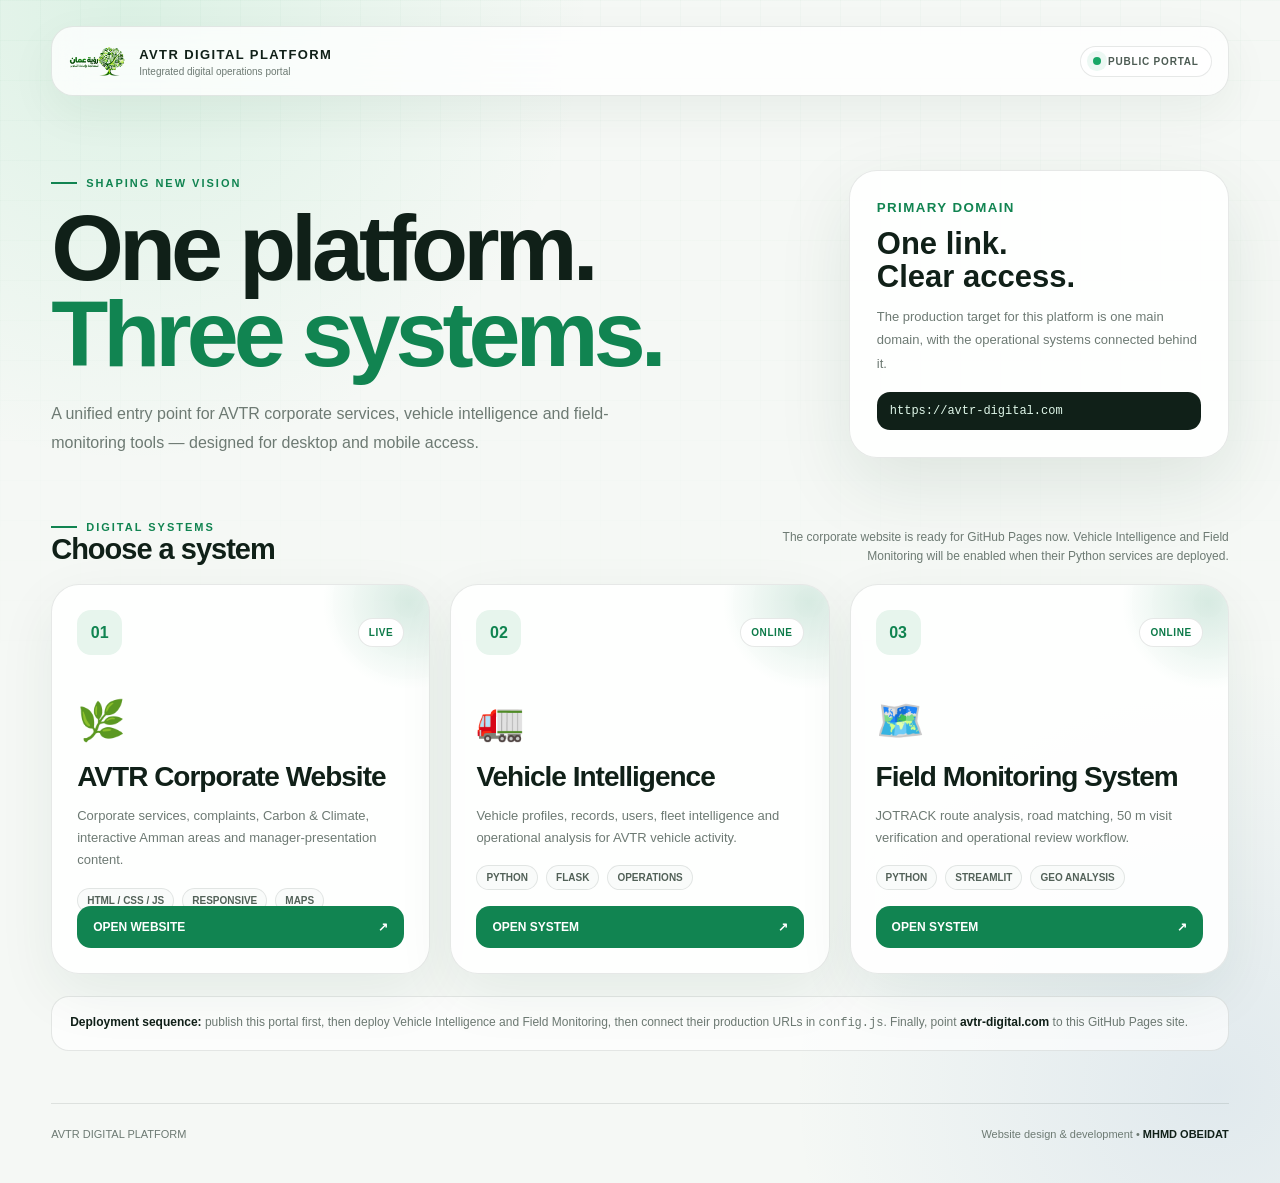
<file: index.html>
<!DOCTYPE html>
<html lang="en">
<head>
<meta charset="UTF-8">
<meta name="viewport" content="width=device-width, initial-scale=1.0">
<meta name="theme-color" content="#0f7f50">
<title>AVTR Digital Platform</title>
<style>
*{box-sizing:border-box;margin:0;padding:0}html{scroll-behavior:smooth}
:root{--bg:#f5f8f5;--card:rgba(255,255,255,.9);--ink:#102018;--muted:#6d7a73;--green:#118451;--green2:#1aab6c;--line:rgba(16,32,24,.10);--shadow:0 26px 75px rgba(18,68,42,.10)}
body{min-height:100vh;font-family:Inter,Segoe UI,Arial,sans-serif;color:var(--ink);background:radial-gradient(circle at 10% 0%,rgba(67,202,129,.14),transparent 28%),radial-gradient(circle at 95% 92%,rgba(44,103,169,.10),transparent 26%),var(--bg);overflow-x:hidden}
body:before{content:"";position:fixed;inset:0;pointer-events:none;background-image:linear-gradient(rgba(17,132,81,.025) 1px,transparent 1px),linear-gradient(90deg,rgba(17,132,81,.025) 1px,transparent 1px);background-size:40px 40px;mask-image:linear-gradient(to bottom,#000,transparent 78%)}
.wrap{width:min(1180px,92%);margin:auto;padding:26px 0 44px;position:relative;z-index:1}.nav{display:flex;align-items:center;justify-content:space-between;gap:18px;padding:13px 16px;border:1px solid var(--line);border-radius:22px;background:rgba(255,255,255,.78);backdrop-filter:blur(16px);box-shadow:0 16px 48px rgba(18,68,42,.06)}
.brand{display:flex;align-items:center;gap:13px}.brand img{width:58px;height:42px;object-fit:contain}.brand strong{font-size:13px;letter-spacing:1.4px}.brand small{display:block;margin-top:3px;color:var(--muted);font-size:10px}.pill{padding:9px 12px;border:1px solid var(--line);border-radius:999px;background:#fff;font-size:10px;font-weight:900;letter-spacing:.8px;color:#4d5c54}.pill:before{content:"";display:inline-block;width:8px;height:8px;background:#18a766;border-radius:50%;margin-right:7px;box-shadow:0 0 0 6px rgba(24,167,102,.08)}
.hero{display:grid;grid-template-columns:1.08fr .92fr;gap:34px;align-items:center;padding:74px 0 48px}.eyebrow{display:inline-flex;align-items:center;gap:9px;color:var(--green);font-size:11px;font-weight:900;letter-spacing:2px}.eyebrow:before{content:"";width:26px;height:2px;background:var(--green)}
h1{font-size:clamp(50px,7.3vw,95px);line-height:.92;letter-spacing:-5px;margin:16px 0 23px;max-width:800px}.accent{color:var(--green)}.hero p{max-width:690px;color:var(--muted);font-size:16px;line-height:1.8}
.hero-panel{justify-self:end;width:min(380px,100%);padding:27px;border-radius:28px;border:1px solid var(--line);background:var(--card);box-shadow:var(--shadow)}.hero-panel small{color:var(--green);font-weight:900;letter-spacing:1.4px}.hero-panel h2{font-size:31px;line-height:1.05;margin:12px 0}.hero-panel p{font-size:13px}.domain{margin-top:17px;padding:12px 13px;border-radius:13px;background:#102018;color:#e0f8ea;font:12px Consolas,monospace}
.section-head{display:flex;justify-content:space-between;align-items:end;gap:20px;margin:8px 0 18px}.section-head h2{font-size:29px;letter-spacing:-1px}.section-head p{max-width:460px;text-align:right;color:var(--muted);font-size:12px;line-height:1.6}.grid{display:grid;grid-template-columns:repeat(3,1fr);gap:20px}
.card{position:relative;min-height:390px;padding:25px;border:1px solid var(--line);border-radius:28px;background:var(--card);box-shadow:0 20px 58px rgba(18,68,42,.07);overflow:hidden;transition:.28s}.card:hover{transform:translateY(-7px);box-shadow:0 34px 78px rgba(18,68,42,.12)}.card:after{content:"";position:absolute;width:180px;height:180px;border-radius:50%;right:-70px;top:-72px;background:radial-gradient(circle,rgba(17,132,81,.17),transparent 68%)}
.card-top{display:flex;justify-content:space-between;align-items:center}.num{width:45px;height:45px;border-radius:14px;display:grid;place-items:center;background:#e7f5ed;color:var(--green);font-weight:900}.status{position:relative;z-index:2;padding:8px 10px;border-radius:999px;border:1px solid var(--line);background:#fff;font-size:10px;font-weight:900;letter-spacing:.6px}.status.live{color:#0d7a49}.status.wait{color:#966316}.icon{font-size:39px;margin:43px 0 18px}.card h3{font-size:28px;line-height:1.08;letter-spacing:-1px;margin-bottom:12px}.card p{color:var(--muted);font-size:13px;line-height:1.72;max-width:310px}.tags{display:flex;gap:8px;flex-wrap:wrap;margin-top:16px}.tag{font-size:10px;font-weight:800;padding:6px 9px;border-radius:999px;border:1px solid var(--line);background:#f9fbfa;color:#526158}
.actions{position:absolute;left:25px;right:25px;bottom:25px}.btn{width:100%;border:0;text-decoration:none;display:flex;align-items:center;justify-content:space-between;padding:14px 16px;border-radius:14px;background:var(--green);color:#fff;font-size:12px;font-weight:900;cursor:pointer;transition:.22s}.btn:hover{background:#0b6e43}.btn.disabled{background:#dce4df;color:#7a8880;cursor:not-allowed}.note{margin-top:22px;padding:16px 18px;border:1px solid var(--line);border-radius:18px;background:rgba(255,255,255,.66);color:var(--muted);font-size:12px;line-height:1.65}.note strong{color:var(--ink)}
footer{margin-top:52px;padding-top:24px;border-top:1px solid var(--line);display:flex;justify-content:space-between;gap:16px;color:var(--muted);font-size:11px}footer strong{color:var(--ink)}
@media(max-width:980px){.hero{grid-template-columns:1fr;padding-top:52px}.hero-panel{justify-self:start}.grid{grid-template-columns:1fr}.card{min-height:330px}.icon{margin:28px 0 15px}.section-head{align-items:flex-start;flex-direction:column}.section-head p{text-align:left}}
@media(max-width:620px){.wrap{width:min(94%,1180px);padding-top:16px}.nav{border-radius:18px}.brand small{display:none}.hero{padding:42px 0 34px}h1{font-size:50px;letter-spacing:-3px}.hero p{font-size:14px}.card{padding:21px;min-height:350px}.actions{left:21px;right:21px;bottom:21px}footer{flex-direction:column}.hero-panel{width:100%}}
</style>
</head>
<body>
<main class="wrap">
<nav class="nav"><div class="brand"><img src="./avtr-logo.png" alt="AVTR"><div><strong>AVTR DIGITAL PLATFORM</strong><small>Integrated digital operations portal</small></div></div><div class="pill">PUBLIC PORTAL</div></nav>
<section class="hero"><div><span class="eyebrow">SHAPING NEW VISION</span><h1>One platform.<br><span class="accent">Three systems.</span></h1><p>A unified entry point for AVTR corporate services, vehicle intelligence and field-monitoring tools — designed for desktop and mobile access.</p></div><div class="hero-panel"><small>PRIMARY DOMAIN</small><h2>One link.<br>Clear access.</h2><p>The production target for this platform is one main domain, with the operational systems connected behind it.</p><div class="domain">https://avtr-digital.com</div></div></section>
<div class="section-head"><div><span class="eyebrow">DIGITAL SYSTEMS</span><h2>Choose a system</h2></div><p>The corporate website is ready for GitHub Pages now. Vehicle Intelligence and Field Monitoring will be enabled when their Python services are deployed.</p></div>
<section class="grid">
<article class="card"><div class="card-top"><div class="num">01</div><div class="status live">LIVE</div></div><div class="icon">🌿</div><h3>AVTR Corporate Website</h3><p>Corporate services, complaints, Carbon & Climate, interactive Amman areas and manager-presentation content.</p><div class="tags"><span class="tag">HTML / CSS / JS</span><span class="tag">RESPONSIVE</span><span class="tag">MAPS</span></div><div class="actions"><a class="btn" id="corporateBtn" href="./corporate/index.html">OPEN WEBSITE <span>↗</span></a></div></article>
<article class="card"><div class="card-top"><div class="num">02</div><div class="status wait" id="vehicleStatus">NEXT DEPLOY</div></div><div class="icon">🚛</div><h3>Vehicle Intelligence</h3><p>Vehicle profiles, records, users, fleet intelligence and operational analysis for AVTR vehicle activity.</p><div class="tags"><span class="tag">PYTHON</span><span class="tag">FLASK</span><span class="tag">OPERATIONS</span></div><div class="actions"><a class="btn disabled" id="vehicleBtn" href="#">DEPLOYING NEXT <span>→</span></a></div></article>
<article class="card"><div class="card-top"><div class="num">03</div><div class="status wait" id="fieldStatus">NEXT DEPLOY</div></div><div class="icon">🗺️</div><h3>Field Monitoring System</h3><p>JOTRACK route analysis, road matching, 50 m visit verification and operational review workflow.</p><div class="tags"><span class="tag">PYTHON</span><span class="tag">STREAMLIT</span><span class="tag">GEO ANALYSIS</span></div><div class="actions"><a class="btn disabled" id="fieldBtn" href="#">DEPLOYING NEXT <span>→</span></a></div></article>
</section>
<div class="note"><strong>Deployment sequence:</strong> publish this portal first, then deploy Vehicle Intelligence and Field Monitoring, then connect their production URLs in <code>config.js</code>. Finally, point <strong>avtr-digital.com</strong> to this GitHub Pages site.</div>
<footer><span>AVTR DIGITAL PLATFORM</span><span>Website design & development • <strong>MHMD OBEIDAT</strong></span></footer>
</main>
<script src="./config.js"></script>
<script>
(function(){
 const cfg=window.AVTR_APPS||{};
 function wire(id,statusId,url,label){
   const btn=document.getElementById(id), st=document.getElementById(statusId);
   if(url){btn.href=url;btn.target='_blank';btn.classList.remove('disabled');btn.innerHTML=label+' <span>↗</span>';st.textContent='ONLINE';st.classList.remove('wait');st.classList.add('live');}
   else{btn.addEventListener('click',e=>e.preventDefault());}
 }
 wire('vehicleBtn','vehicleStatus',cfg.vehicle,'OPEN SYSTEM');
 wire('fieldBtn','fieldStatus',cfg.field,'OPEN SYSTEM');
})();
</script>
</body>
</html>
</file>
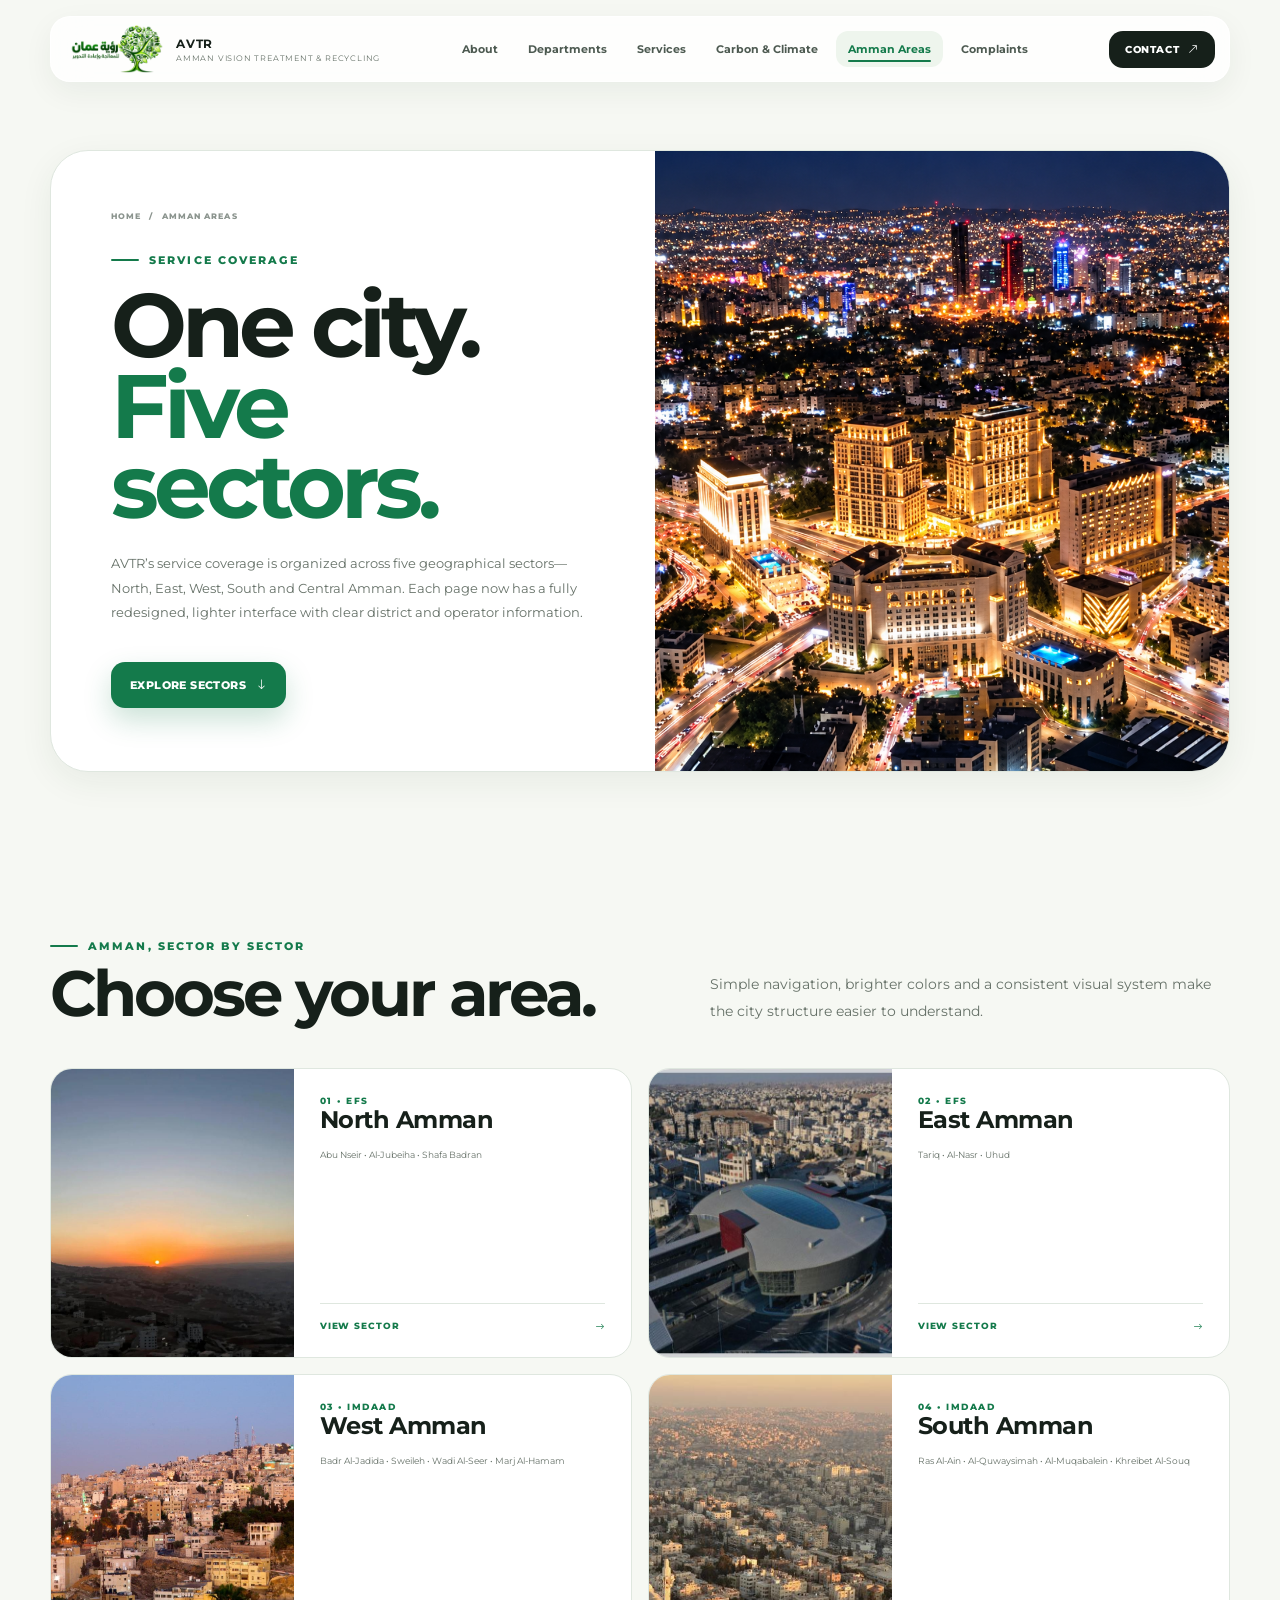
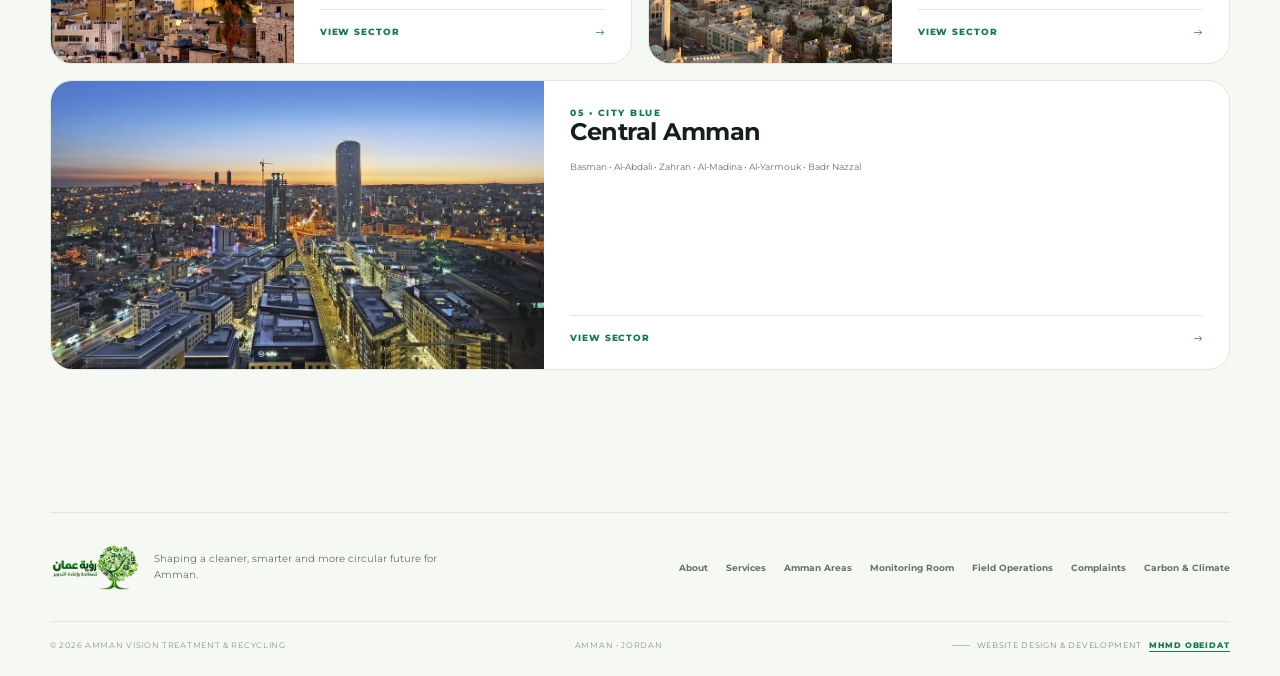
<file: corporate/amman-areas.html>
<!DOCTYPE html>

<html dir="ltr" lang="en">
<head>
<meta charset="utf-8"/>
<meta content="width=device-width,initial-scale=1,viewport-fit=cover" name="viewport"/>
<meta content="#f6f8f3" name="theme-color"/>
<title>Amman Service Areas | AVTR</title>
<meta content="Explore AVTR service sectors across Amman." name="description"/>
<link href="https://fonts.googleapis.com" rel="preconnect"/>
<link crossorigin="" href="https://fonts.gstatic.com" rel="preconnect"/>
<link href="https://fonts.googleapis.com/css2?family=Cairo:wght@400;500;600;700;800&amp;family=Montserrat:wght@400;500;600;700;800&amp;display=swap" rel="stylesheet"/>
<link href="https://cdn.jsdelivr.net/npm/bootstrap-icons@1.13.1/font/bootstrap-icons.min.css" rel="stylesheet"/>
<link href="design.css" rel="stylesheet"/>
</head>
<body><div class="nav-wrap"><div class="shell nav">
<a class="brand" href="index.html"><img alt="AVTR" src="images/avtr-logo.png"/><span class="brand-copy"><strong>AVTR</strong><span>AMMAN VISION TREATMENT &amp; RECYCLING</span></span></a>
<div class="nav-links"><a class="" href="index.html#about">About</a><a class="" href="index.html#departments">Departments</a><a class="" href="index.html#services">Services</a><a href="carbon-climate.html">Carbon &amp; Climate</a><a class="active" href="amman-areas.html">Amman Areas</a><a class="" href="complaints.html">Complaints</a></div><a class="nav-cta" href="index.html#contact">CONTACT <i class="bi bi-arrow-up-right"></i></a><button aria-label="Menu" class="menu-btn"><i class="bi bi-list"></i></button></div></div>
<main><section class="hub-hero"><div class="shell hub-panel reveal"><div class="hub-copy"><div class="breadcrumbs"><a href="index.html">HOME</a><span>/</span><span>AMMAN AREAS</span></div><span class="eyebrow" style="margin-top:32px">SERVICE COVERAGE</span><h1>One city.<br/><span style="color:var(--green)">Five sectors.</span></h1><p>AVTR’s service coverage is organized across five geographical sectors—North, East, West, South and Central Amman. Each page now has a fully redesigned, lighter interface with clear district and operator information.</p><a class="btn btn-primary" href="#sectors" style="margin-top:24px;align-self:flex-start">EXPLORE SECTORS <i class="bi bi-arrow-down"></i></a></div><div class="hub-image"></div></div></section>
<section class="section" id="sectors"><div class="shell"><div class="section-head reveal"><div><span class="eyebrow">AMMAN, SECTOR BY SECTOR</span><h2>Choose your area.</h2></div><p>Simple navigation, brighter colors and a consistent visual system make the city structure easier to understand.</p></div><div class="sector-grid">
<a class="sector-card reveal" href="north-amman.html"><div class="sector-image" style="background-image:url('images/north-amman.jpg')"></div><div class="sector-content"><span class="card-num">01 • EFS</span><h3>North Amman</h3><div class="areas">Abu Nseir • Al-Jubeiha • Shafa Badran</div><div class="card-link"><span>VIEW SECTOR</span><i class="bi bi-arrow-right"></i></div></div></a>
<a class="sector-card reveal" href="east-amman.html"><div class="sector-image" style="background-image:url('images/east-amman.jpg')"></div><div class="sector-content"><span class="card-num">02 • EFS</span><h3>East Amman</h3><div class="areas">Tariq • Al-Nasr • Uhud</div><div class="card-link"><span>VIEW SECTOR</span><i class="bi bi-arrow-right"></i></div></div></a>
<a class="sector-card reveal" href="west-amman.html"><div class="sector-image" style="background-image:url('images/west-amman.jpg')"></div><div class="sector-content"><span class="card-num">03 • IMDAAD</span><h3>West Amman</h3><div class="areas">Badr Al-Jadida • Sweileh • Wadi Al-Seer • Marj Al-Hamam</div><div class="card-link"><span>VIEW SECTOR</span><i class="bi bi-arrow-right"></i></div></div></a>
<a class="sector-card reveal" href="south-amman.html"><div class="sector-image" style="background-image:url('images/south-amman.jpg')"></div><div class="sector-content"><span class="card-num">04 • IMDAAD</span><h3>South Amman</h3><div class="areas">Ras Al-Ain • Al-Quwaysimah • Al-Muqabalein • Khreibet Al-Souq</div><div class="card-link"><span>VIEW SECTOR</span><i class="bi bi-arrow-right"></i></div></div></a>
<a class="sector-card reveal" href="central-amman.html" style="grid-column:1/-1"><div class="sector-image" style="background-image:url('images/central-amman.jpg')"></div><div class="sector-content"><span class="card-num">05 • CITY BLUE</span><h3>Central Amman</h3><div class="areas">Basman • Al-Abdali • Zahran • Al-Madina • Al-Yarmouk • Badr Nazzal</div><div class="card-link"><span>VIEW SECTOR</span><i class="bi bi-arrow-right"></i></div></div></a>
</div></div></section></main>
<footer class="footer"><div class="shell"><div class="footer-main"><div class="footer-brand"><img alt="AVTR" src="images/avtr-logo.png"/><p>Shaping a cleaner, smarter and more circular future for Amman.</p></div><div class="footer-links"><a href="index.html#about">About</a><a href="index.html#services">Services</a><a href="amman-areas.html">Amman Areas</a><a href="monitoring-room.html">Monitoring Room</a><a href="field-operations.html">Field Operations</a><a href="complaints.html">Complaints</a><a href="carbon-climate.html">Carbon &amp; Climate</a></div></div><div class="footer-bottom"><span>© <span id="year"></span> AMMAN VISION TREATMENT &amp; RECYCLING</span><span>AMMAN • JORDAN</span><span class="creator-credit">WEBSITE DESIGN &amp; DEVELOPMENT <strong>MHMD OBEIDAT</strong></span></div></div></footer><script src="main.js"></script></body></html>
</file>
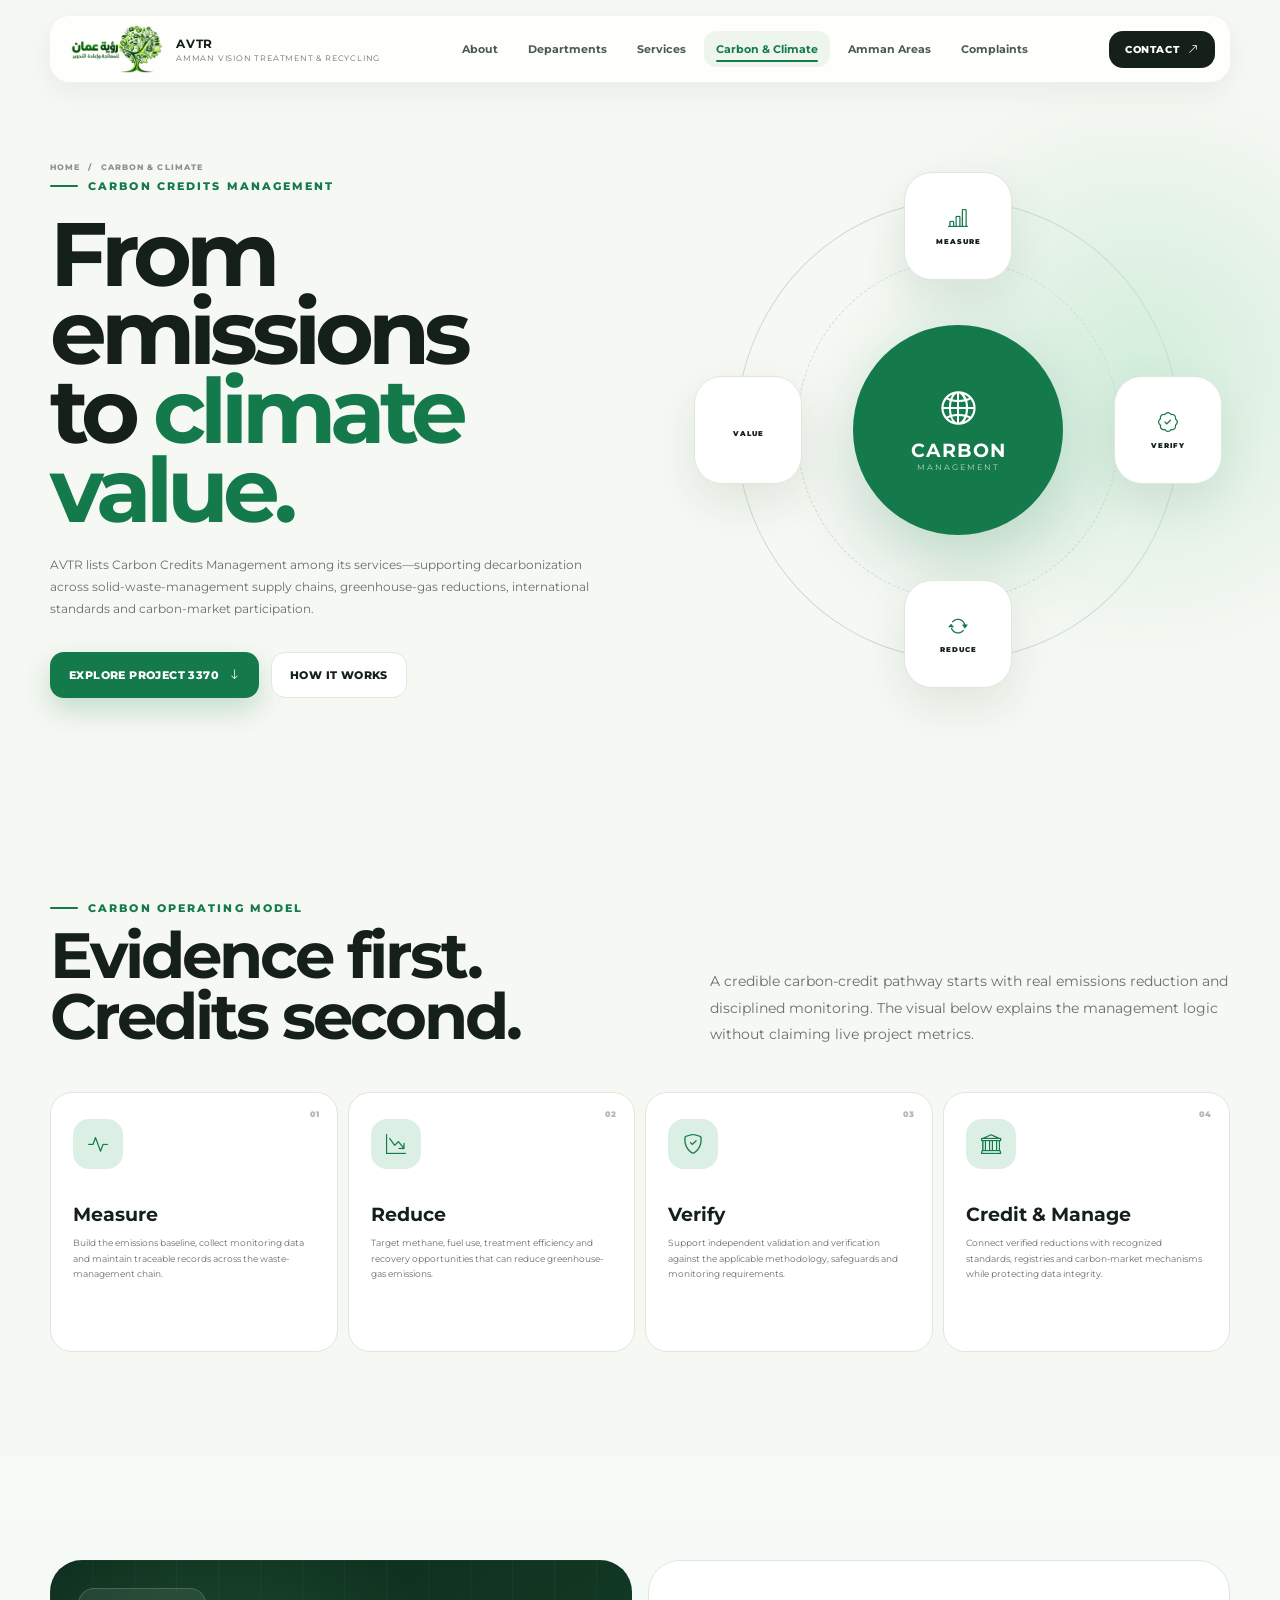
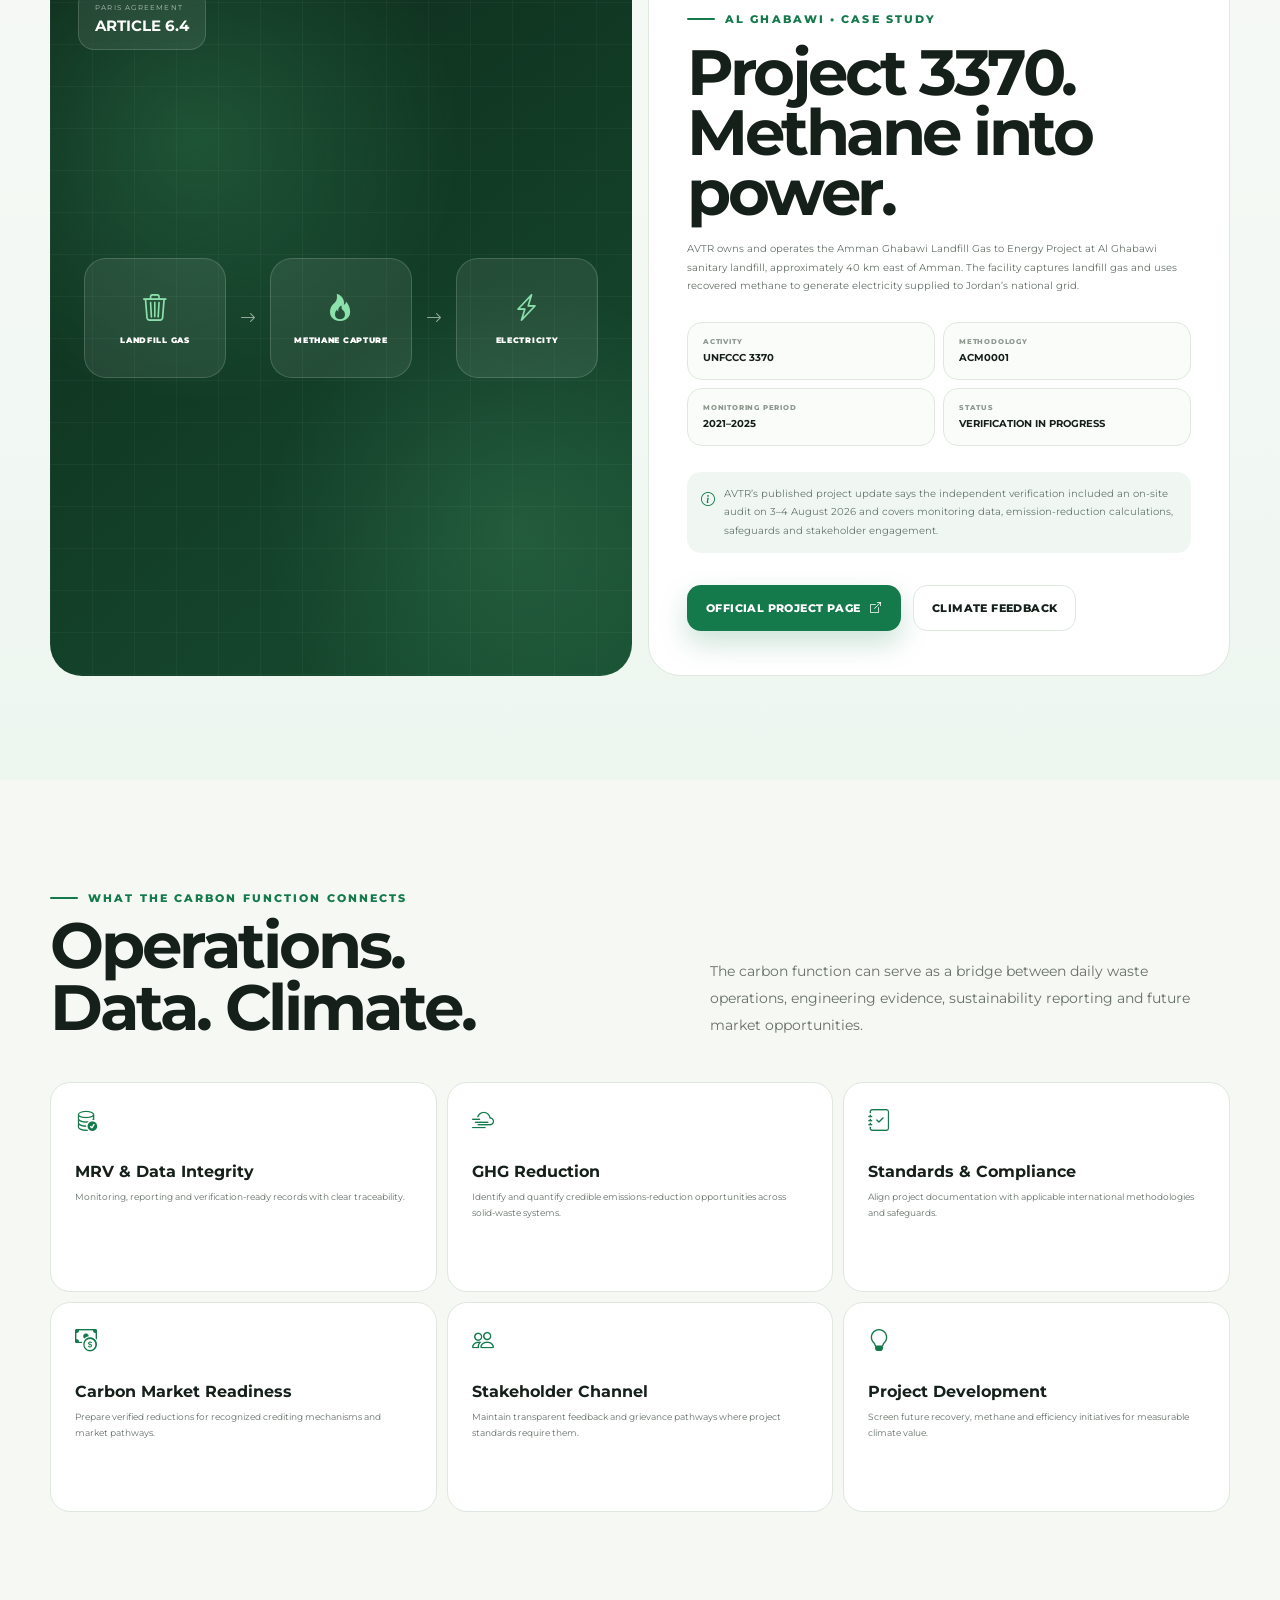
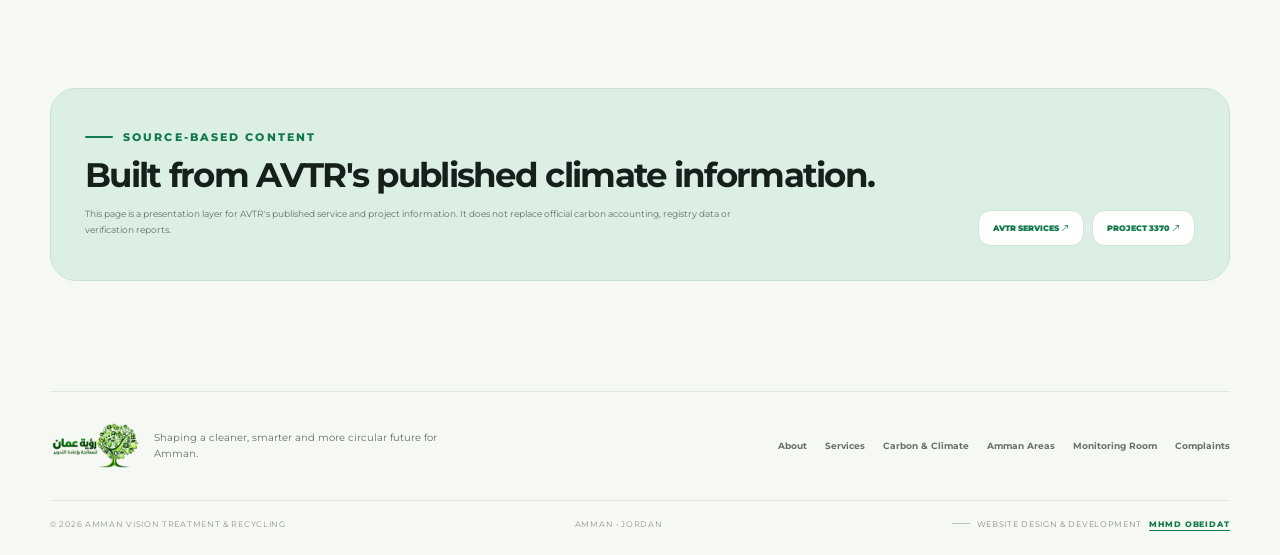
<file: corporate/carbon-climate.html>
<!DOCTYPE html>

<html dir="ltr" lang="en">
<head>
<meta charset="utf-8"/>
<meta content="width=device-width,initial-scale=1,viewport-fit=cover" name="viewport"/>
<meta content="#f6f8f3" name="theme-color"/>
<title>Carbon &amp; Climate | AVTR</title>
<meta content="AVTR Carbon Credits Management, greenhouse-gas reduction and the Al Ghabawi Landfill Gas to Energy Project under Paris Agreement Article 6.4." name="description"/>
<link href="https://fonts.googleapis.com" rel="preconnect"/><link crossorigin="" href="https://fonts.gstatic.com" rel="preconnect"/>
<link href="https://fonts.googleapis.com/css2?family=Cairo:wght@400;500;600;700;800&amp;family=Montserrat:wght@400;500;600;700;800&amp;display=swap" rel="stylesheet"/>
<link href="https://cdn.jsdelivr.net/npm/bootstrap-icons@1.13.1/font/bootstrap-icons.min.css" rel="stylesheet"/>
<link href="design.css" rel="stylesheet"/>
</head>
<body>
<div class="nav-wrap"><div class="shell nav">
<a class="brand" href="index.html"><img alt="AVTR" src="images/avtr-logo.png"/><span class="brand-copy"><strong>AVTR</strong><span>AMMAN VISION TREATMENT &amp; RECYCLING</span></span></a>
<div class="nav-links"><a href="index.html#about">About</a><a href="index.html#departments">Departments</a><a href="index.html#services">Services</a><a class="active" href="carbon-climate.html">Carbon &amp; Climate</a><a href="amman-areas.html">Amman Areas</a><a href="complaints.html">Complaints</a></div>
<a class="nav-cta" href="index.html#contact">CONTACT <i class="bi bi-arrow-up-right"></i></a><button aria-label="Menu" class="menu-btn"><i class="bi bi-list"></i></button>
</div></div>
<main>
<section class="carbon-hero"><div class="shell carbon-hero-grid">
<div class="carbon-hero-copy reveal"><div class="breadcrumbs"><a href="index.html">HOME</a><span>/</span><span>CARBON &amp; CLIMATE</span></div><span class="eyebrow">CARBON CREDITS MANAGEMENT</span><h1>From emissions<br/>to <span>climate value.</span></h1><p>AVTR lists Carbon Credits Management among its services—supporting decarbonization across solid-waste-management supply chains, greenhouse-gas reductions, international standards and carbon-market participation.</p><div class="hero-actions"><a class="btn btn-primary" href="#ghabawi-carbon">EXPLORE PROJECT 3370 <i class="bi bi-arrow-down"></i></a><a class="btn btn-light" href="#carbon-model">HOW IT WORKS</a></div></div>
<div aria-label="Carbon management concept" class="carbon-orbit reveal"><div class="orbit-core"><i class="bi bi-globe2"></i><strong>CARBON</strong><span>MANAGEMENT</span></div><div class="orbit-node n1"><i class="bi bi-bar-chart-line"></i><span>MEASURE</span></div><div class="orbit-node n2"><i class="bi bi-patch-check"></i><span>VERIFY</span></div><div class="orbit-node n3"><i class="bi bi-arrow-repeat"></i><span>REDUCE</span></div><div class="orbit-node n4"><i class="bi bi-leaf"></i><span>VALUE</span></div></div>
</div></section>
<section class="section" id="carbon-model"><div class="shell"><div class="section-head reveal"><div><span class="eyebrow">CARBON OPERATING MODEL</span><h2>Evidence first.<br/>Credits second.</h2></div><p>A credible carbon-credit pathway starts with real emissions reduction and disciplined monitoring. The visual below explains the management logic without claiming live project metrics.</p></div><div class="carbon-process">
<div class="carbon-process-card reveal"><span>01</span><i class="bi bi-activity"></i><h3>Measure</h3><p>Build the emissions baseline, collect monitoring data and maintain traceable records across the waste-management chain.</p></div>
<div class="carbon-process-card reveal"><span>02</span><i class="bi bi-graph-down-arrow"></i><h3>Reduce</h3><p>Target methane, fuel use, treatment efficiency and recovery opportunities that can reduce greenhouse-gas emissions.</p></div>
<div class="carbon-process-card reveal"><span>03</span><i class="bi bi-shield-check"></i><h3>Verify</h3><p>Support independent validation and verification against the applicable methodology, safeguards and monitoring requirements.</p></div>
<div class="carbon-process-card reveal"><span>04</span><i class="bi bi-bank"></i><h3>Credit &amp; Manage</h3><p>Connect verified reductions with recognized standards, registries and carbon-market mechanisms while protecting data integrity.</p></div>
</div></div></section>
<section class="section carbon-case-section" id="ghabawi-carbon"><div class="shell carbon-case-grid">
<div class="carbon-case-visual reveal"><div class="carbon-case-badge"><small>PARIS AGREEMENT</small><strong>ARTICLE 6.4</strong></div><div class="methane-flow"><span><i class="bi bi-trash3"></i> LANDFILL GAS</span><i class="bi bi-arrow-right"></i><span><i class="bi bi-fire"></i> METHANE CAPTURE</span><i class="bi bi-arrow-right"></i><span><i class="bi bi-lightning-charge"></i> ELECTRICITY</span></div><div class="case-grid-lines"></div></div>
<div class="carbon-case-copy reveal"><span class="eyebrow">AL GHABAWI • CASE STUDY</span><h2>Project 3370.<br/>Methane into power.</h2><p>AVTR owns and operates the Amman Ghabawi Landfill Gas to Energy Project at Al Ghabawi sanitary landfill, approximately 40 km east of Amman. The facility captures landfill gas and uses recovered methane to generate electricity supplied to Jordan’s national grid.</p><div class="carbon-facts"><div><small>ACTIVITY</small><strong>UNFCCC 3370</strong></div><div><small>METHODOLOGY</small><strong>ACM0001</strong></div><div><small>MONITORING PERIOD</small><strong>2021–2025</strong></div><div><small>STATUS</small><strong>VERIFICATION IN PROGRESS</strong></div></div><p class="carbon-note"><i class="bi bi-info-circle"></i> AVTR’s published project update says the independent verification included an on-site audit on 3–4 August 2026 and covers monitoring data, emission-reduction calculations, safeguards and stakeholder engagement.</p><div class="hero-actions"><a class="btn btn-primary" href="https://avtr.jo/blogs/amman-ghabawi-landfill-gas-to-energy/" rel="noopener" target="_blank">OFFICIAL PROJECT PAGE <i class="bi bi-box-arrow-up-right"></i></a><a class="btn btn-light" href="mailto:climate.focal@avtr.jo">CLIMATE FEEDBACK</a></div></div>
</div></section>
<section class="section"><div class="shell"><div class="section-head reveal"><div><span class="eyebrow">WHAT THE CARBON FUNCTION CONNECTS</span><h2>Operations.<br/>Data. Climate.</h2></div><p>The carbon function can serve as a bridge between daily waste operations, engineering evidence, sustainability reporting and future market opportunities.</p></div><div class="carbon-cap-grid"><div class="carbon-cap reveal"><i class="bi bi-database-check"></i><h3>MRV &amp; Data Integrity</h3><p>Monitoring, reporting and verification-ready records with clear traceability.</p></div><div class="carbon-cap reveal"><i class="bi bi-cloud-haze2"></i><h3>GHG Reduction</h3><p>Identify and quantify credible emissions-reduction opportunities across solid-waste systems.</p></div><div class="carbon-cap reveal"><i class="bi bi-journal-check"></i><h3>Standards &amp; Compliance</h3><p>Align project documentation with applicable international methodologies and safeguards.</p></div><div class="carbon-cap reveal"><i class="bi bi-cash-coin"></i><h3>Carbon Market Readiness</h3><p>Prepare verified reductions for recognized crediting mechanisms and market pathways.</p></div><div class="carbon-cap reveal"><i class="bi bi-people"></i><h3>Stakeholder Channel</h3><p>Maintain transparent feedback and grievance pathways where project standards require them.</p></div><div class="carbon-cap reveal"><i class="bi bi-lightbulb"></i><h3>Project Development</h3><p>Screen future recovery, methane and efficiency initiatives for measurable climate value.</p></div></div></div></section>
<section class="section-sm"><div class="shell carbon-source-panel reveal"><div><span class="eyebrow">SOURCE-BASED CONTENT</span><h2>Built from AVTR's published climate information.</h2><p>This page is a presentation layer for AVTR's published service and project information. It does not replace official carbon accounting, registry data or verification reports.</p></div><div class="source-links"><a href="https://avtr.jo/services/" rel="noopener" target="_blank">AVTR SERVICES <i class="bi bi-arrow-up-right"></i></a><a href="https://avtr.jo/blogs/amman-ghabawi-landfill-gas-to-energy/" rel="noopener" target="_blank">PROJECT 3370 <i class="bi bi-arrow-up-right"></i></a></div></div></section>
</main>
<footer class="footer"><div class="shell"><div class="footer-main"><div class="footer-brand"><img alt="AVTR" src="images/avtr-logo.png"/><p>Shaping a cleaner, smarter and more circular future for Amman.</p></div><div class="footer-links"><a href="index.html#about">About</a><a href="index.html#services">Services</a><a href="carbon-climate.html">Carbon &amp; Climate</a><a href="amman-areas.html">Amman Areas</a><a href="monitoring-room.html">Monitoring Room</a><a href="complaints.html">Complaints</a></div></div><div class="footer-bottom"><span>© <span id="year"></span> AMMAN VISION TREATMENT &amp; RECYCLING</span><span>AMMAN • JORDAN</span><span class="creator-credit">WEBSITE DESIGN &amp; DEVELOPMENT <strong>MHMD OBEIDAT</strong></span></div></div></footer>
<script src="main.js"></script>
</body></html>
</file>
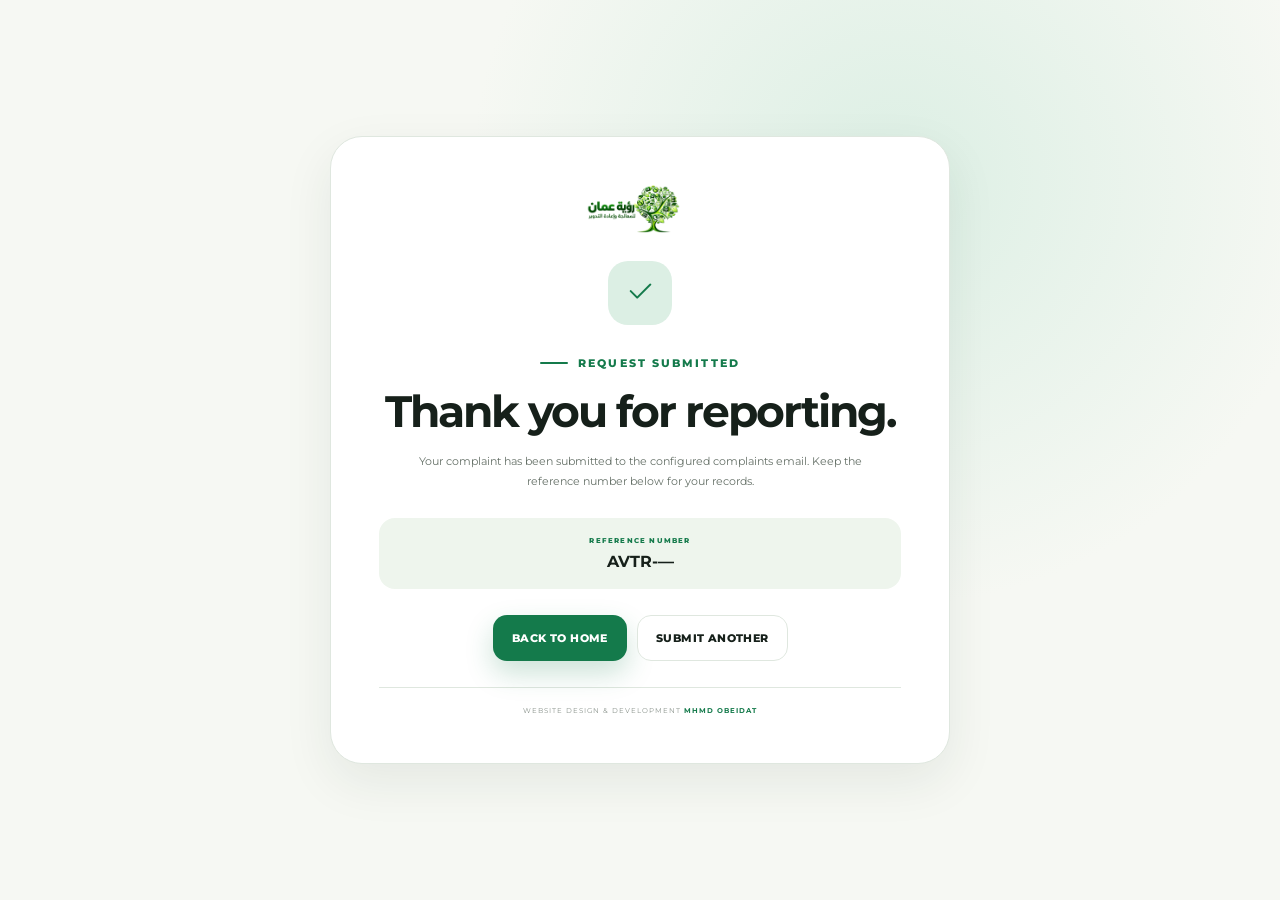
<file: corporate/complaint-success.html>
<!DOCTYPE html>

<html lang="en"><head><meta charset="utf-8"/><meta content="width=device-width,initial-scale=1,viewport-fit=cover" name="viewport"/>
<meta content="#f6f8f3" name="theme-color"/><title>Complaint Submitted | AVTR</title><link href="https://fonts.googleapis.com" rel="preconnect"/><link crossorigin="" href="https://fonts.gstatic.com" rel="preconnect"/><link href="https://fonts.googleapis.com/css2?family=Cairo:wght@400;500;600;700;800&amp;family=Montserrat:wght@400;500;600;700;800&amp;display=swap" rel="stylesheet"/><link href="https://cdn.jsdelivr.net/npm/bootstrap-icons@1.13.1/font/bootstrap-icons.min.css" rel="stylesheet"/><link href="design.css" rel="stylesheet"/></head><body>
<div class="success-page"><div class="success-card"><a class="brand success-brand" href="index.html"><img alt="AVTR" src="images/avtr-logo.png"/></a><div class="success-icon"><i class="bi bi-check2"></i></div><span class="eyebrow">REQUEST SUBMITTED</span><h1>Thank you for reporting.</h1><p>Your complaint has been submitted to the configured complaints email. Keep the reference number below for your records.</p><div class="success-ref"><small>REFERENCE NUMBER</small><strong id="successRef">AVTR-—</strong></div><div class="success-actions"><a class="btn btn-primary" href="index.html">BACK TO HOME</a><a class="btn btn-light" href="complaints.html">SUBMIT ANOTHER</a></div><div class="success-credit">WEBSITE DESIGN &amp; DEVELOPMENT <strong>MHMD OBEIDAT</strong></div></div></div>
<script>const p=new URLSearchParams(location.search);document.getElementById('successRef').textContent=p.get('ref')||'AVTR-—';</script><script src="main.js"></script></body></html>
</file>
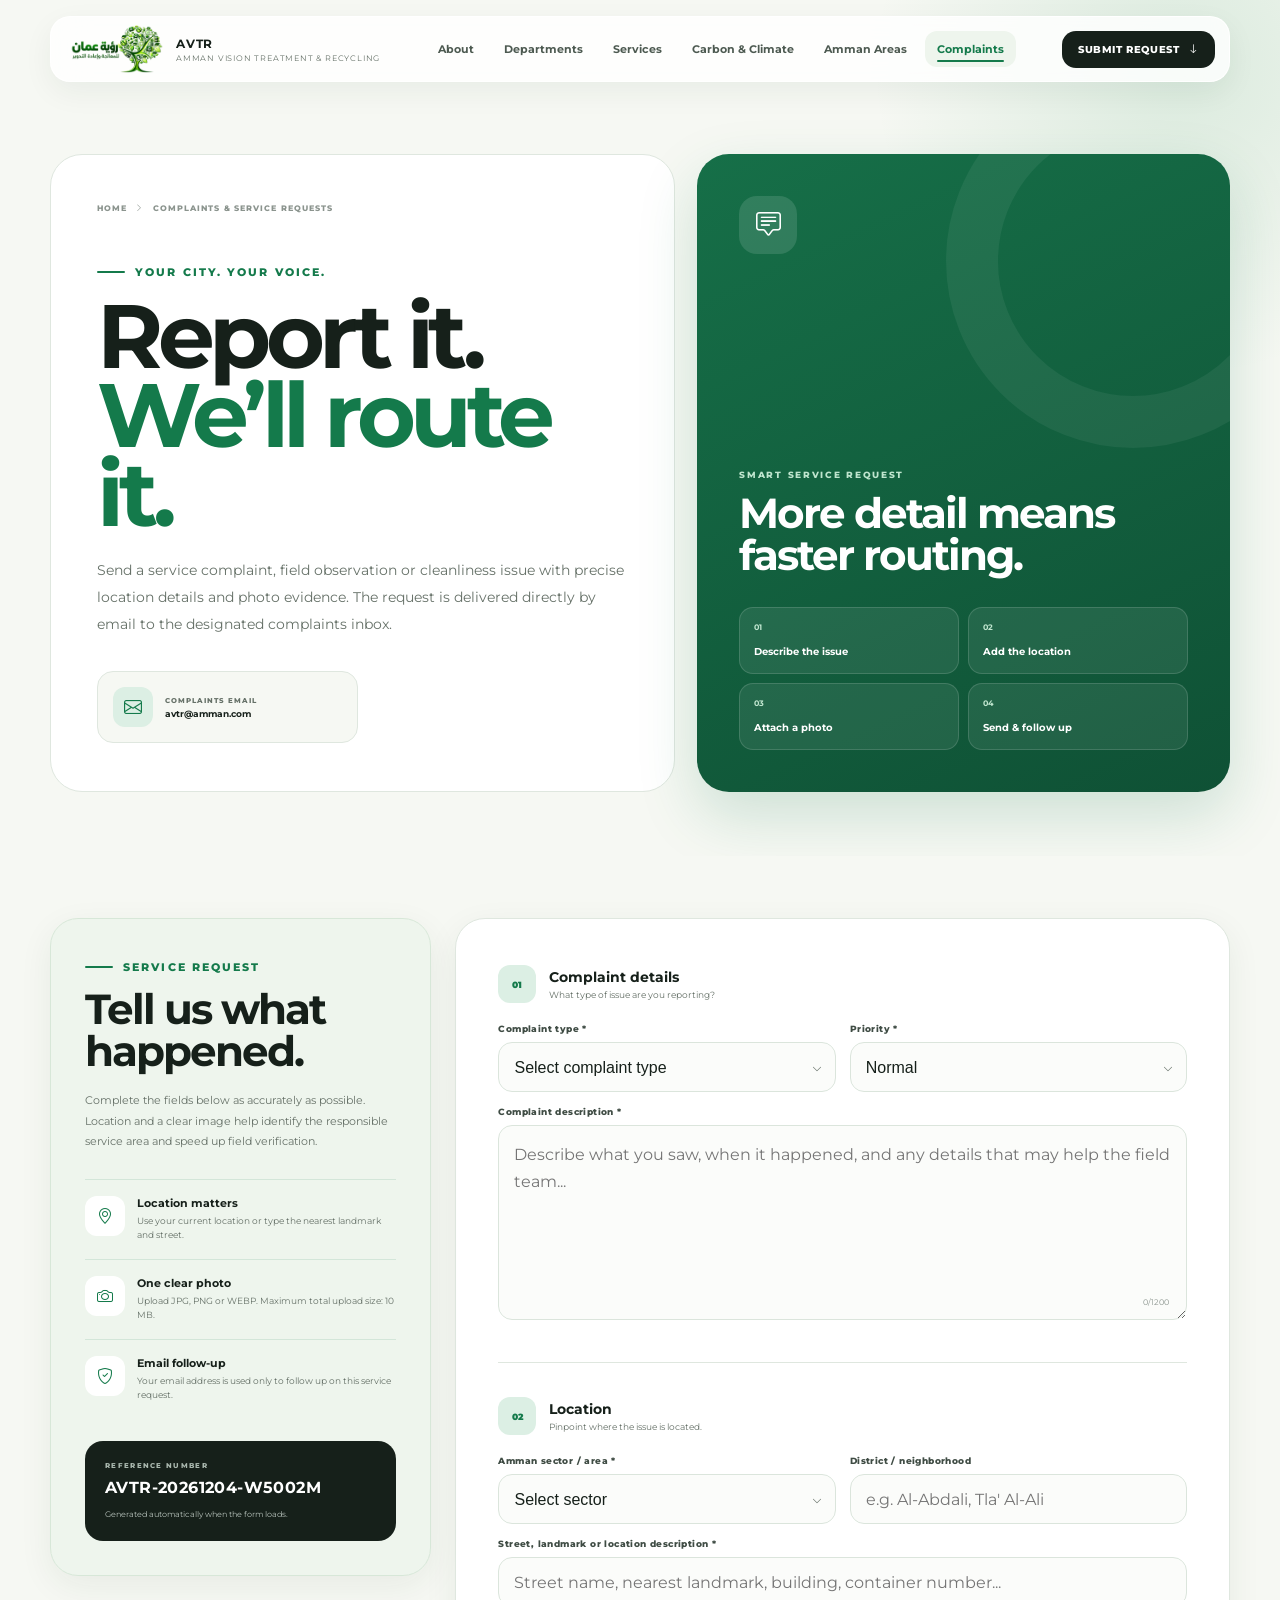
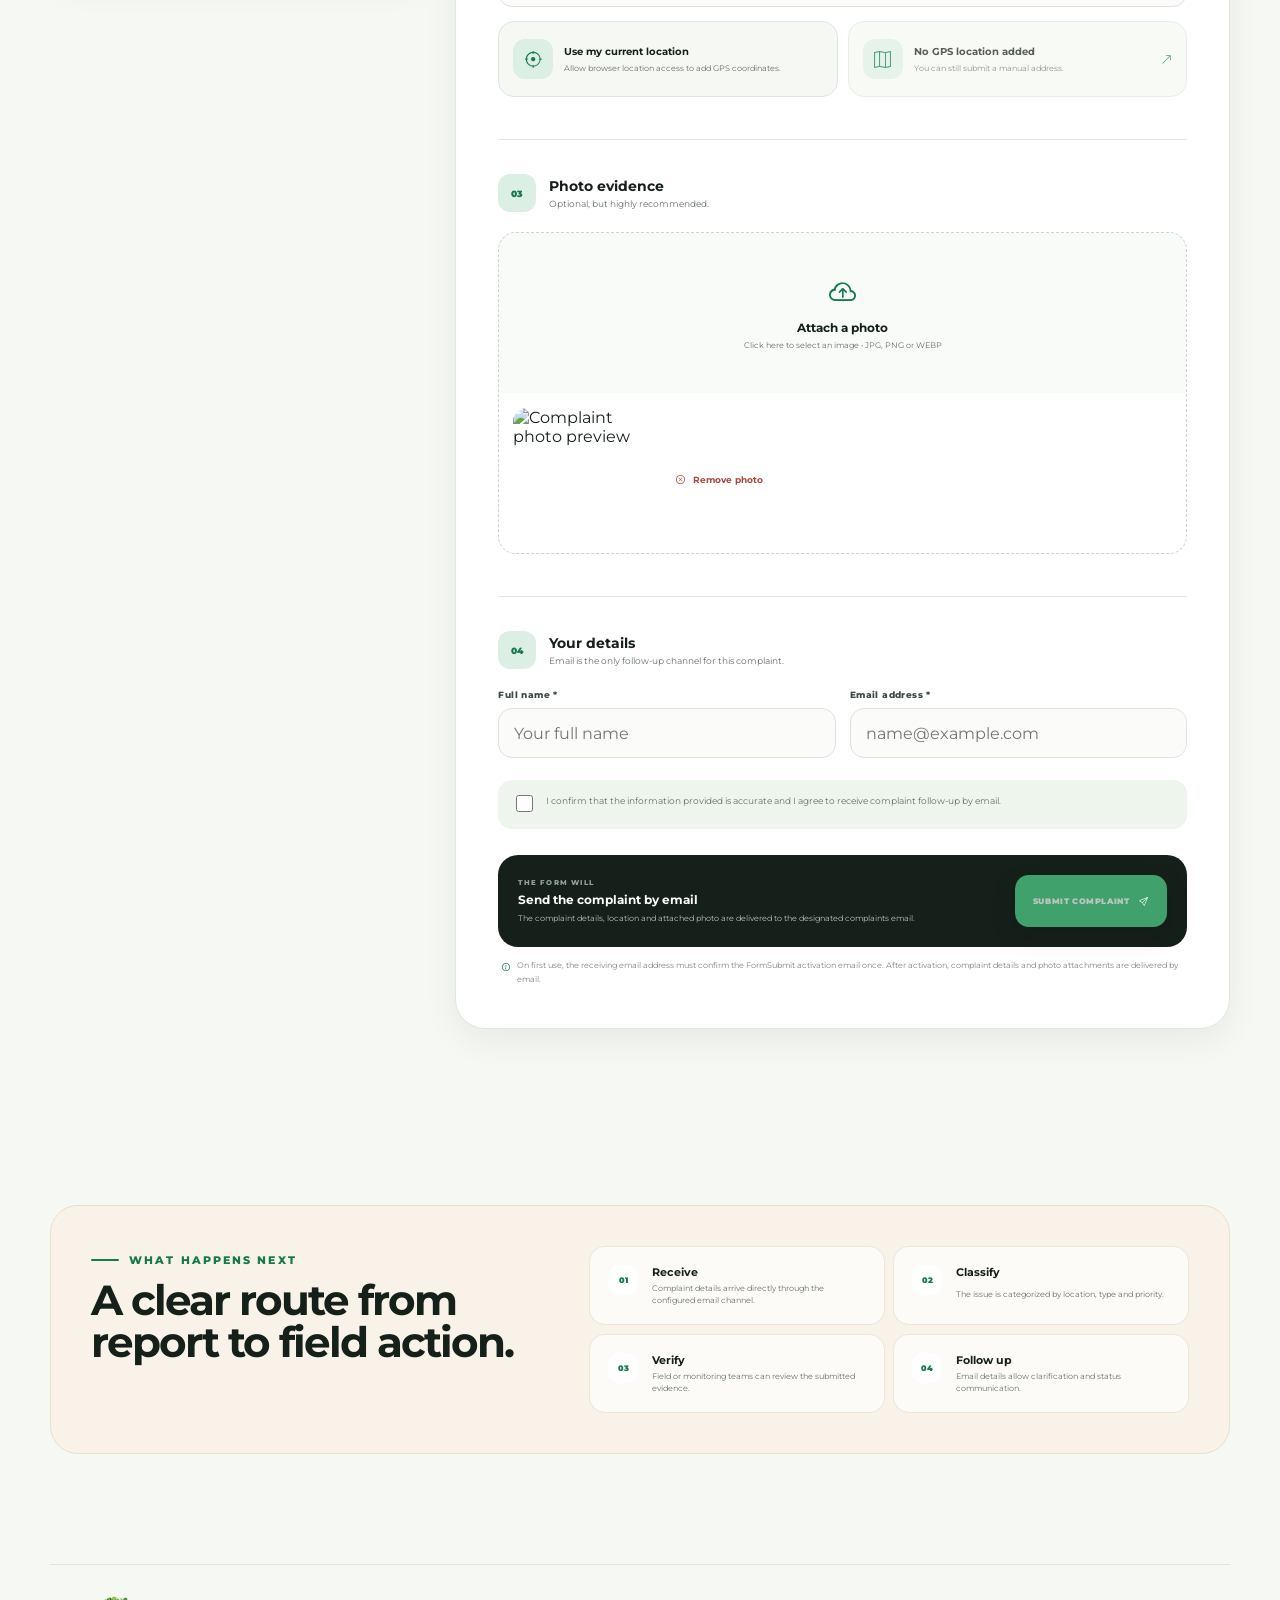
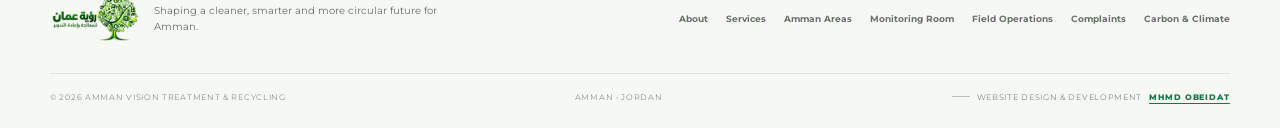
<file: corporate/complaints.html>
<!DOCTYPE html>

<html dir="ltr" lang="en">
<head>
<meta charset="utf-8"/>
<meta content="width=device-width,initial-scale=1,viewport-fit=cover" name="viewport"/>
<meta content="#f6f8f3" name="theme-color"/>
<title>Complaints &amp; Service Requests | AVTR</title>
<meta content="Submit a service complaint or field observation to AVTR with location details and photo evidence." name="description"/>
<link href="https://fonts.googleapis.com" rel="preconnect"/>
<link crossorigin="" href="https://fonts.gstatic.com" rel="preconnect"/>
<link href="https://fonts.googleapis.com/css2?family=Cairo:wght@400;500;600;700;800&amp;family=Montserrat:wght@400;500;600;700;800&amp;display=swap" rel="stylesheet"/>
<link href="https://cdn.jsdelivr.net/npm/bootstrap-icons@1.13.1/font/bootstrap-icons.min.css" rel="stylesheet"/>
<link href="design.css" rel="stylesheet"/>
</head>
<body>
<div class="nav-wrap"><div class="shell nav">
<a class="brand" href="index.html"><img alt="AVTR" src="images/avtr-logo.png"/><span class="brand-copy"><strong>AVTR</strong><span>AMMAN VISION TREATMENT &amp; RECYCLING</span></span></a>
<div class="nav-links"><a href="index.html#about">About</a><a href="index.html#departments">Departments</a><a href="index.html#services">Services</a><a href="carbon-climate.html">Carbon &amp; Climate</a><a href="amman-areas.html">Amman Areas</a><a class="active" href="complaints.html">Complaints</a></div>
<a class="nav-cta" href="#complaint-form">SUBMIT REQUEST <i class="bi bi-arrow-down"></i></a><button aria-label="Menu" class="menu-btn"><i class="bi bi-list"></i></button>
</div></div>
<header class="complaint-hero">
<div class="shell complaint-hero-grid">
<div class="complaint-hero-copy reveal">
<div class="breadcrumbs"><a href="index.html">Home</a><i class="bi bi-chevron-right"></i><span>Complaints &amp; Service Requests</span></div>
<span class="eyebrow">YOUR CITY. YOUR VOICE.</span>
<h1>Report it.<br/><span>We’ll route it.</span></h1>
<p>Send a service complaint, field observation or cleanliness issue with precise location details and photo evidence. The request is delivered directly by email to the designated complaints inbox.</p>
<div class="complaint-channel-row">
<div aria-label="Public complaints email" class="complaint-channel"><i class="bi bi-envelope"></i><span><small>COMPLAINTS EMAIL</small><strong>avtr@amman.com</strong></span></div>
</div>
</div>
<div class="complaint-hero-panel reveal">
<div class="complaint-hero-icon"><i class="bi bi-chat-square-text"></i></div>
<span>SMART SERVICE REQUEST</span>
<h2>More detail means faster routing.</h2>
<div class="complaint-steps-mini">
<div><b>01</b><span>Describe the issue</span></div>
<div><b>02</b><span>Add the location</span></div>
<div><b>03</b><span>Attach a photo</span></div>
<div><b>04</b><span>Send &amp; follow up</span></div>
</div>
</div>
</div>
</header>
<main>
<section class="section complaint-form-section" id="complaint-form">
<div class="shell complaint-layout">
<aside class="complaint-side reveal">
<span class="eyebrow">SERVICE REQUEST</span>
<h2>Tell us what happened.</h2>
<p>Complete the fields below as accurately as possible. Location and a clear image help identify the responsible service area and speed up field verification.</p>
<div class="side-tip"><i class="bi bi-geo-alt"></i><div><strong>Location matters</strong><span>Use your current location or type the nearest landmark and street.</span></div></div>
<div class="side-tip"><i class="bi bi-camera"></i><div><strong>One clear photo</strong><span>Upload JPG, PNG or WEBP. Maximum total upload size: 10 MB.</span></div></div>
<div class="side-tip"><i class="bi bi-shield-check"></i><div><strong>Email follow-up</strong><span>Your email address is used only to follow up on this service request.</span></div></div>
<div class="complaint-ref-card"><small>REFERENCE NUMBER</small><strong id="referencePreview">AVTR-—</strong><span>Generated automatically when the form loads.</span></div>
</aside>
<div class="complaint-form-card reveal">
<form action="https://formsubmit.co/MHMDFIRAS01@GMAIL.COM" enctype="multipart/form-data" id="complaintForm" method="POST">
<input id="subjectField" name="_subject" type="hidden" value="New AVTR Complaint"/>
<input name="_template" type="hidden" value="table"/>
<input name="_honey" type="hidden" value=""/>
<input id="nextField" name="_next" type="hidden" value=""/>
<input id="referenceField" name="Complaint Reference" type="hidden" value=""/>
<input id="coordinatesField" name="GPS Coordinates" type="hidden" value="Not provided"/>
<input id="mapsField" name="Google Maps Link" type="hidden" value="Not provided"/>
<input name="Submission Channel" type="hidden" value="AVTR Website Complaint Form"/>
<div class="form-section-title"><span>01</span><div><strong>Complaint details</strong><small>What type of issue are you reporting?</small></div></div>
<div class="form-grid two">
<label class="field"><span>Complaint type *</span><select id="complaintType" name="Complaint Type" required="">
<option disabled="" selected="" value="">Select complaint type</option>
<option>Missed waste collection</option>
<option>Overflowing container / bin</option>
<option>Street cleanliness</option>
<option>Illegal dumping</option>
<option>Damaged container / bin</option>
<option>Waste collection vehicle issue</option>
<option>Odor / pests / environmental nuisance</option>
<option>Public space cleanliness</option>
<option>Service quality complaint</option>
<option>Other</option>
</select><i class="bi bi-chevron-down field-chevron"></i></label>
<label class="field"><span>Priority *</span><select id="priority" name="Priority" required="">
<option value="Normal">Normal</option>
<option value="Urgent">Urgent — requires quick attention</option>
</select><i class="bi bi-chevron-down field-chevron"></i></label>
</div>
<label class="field"><span>Complaint description *</span><textarea id="description" maxlength="1200" name="Complaint Description" placeholder="Describe what you saw, when it happened, and any details that may help the field team..." required="" rows="6"></textarea><small class="char-count"><span id="descriptionCount">0</span>/1200</small></label>
<div class="form-section-title"><span>02</span><div><strong>Location</strong><small>Pinpoint where the issue is located.</small></div></div>
<div class="form-grid two">
<label class="field"><span>Amman sector / area *</span><select name="Amman Sector" required="">
<option disabled="" selected="" value="">Select sector</option>
<option>North Amman</option><option>East Amman</option><option>West Amman</option><option>South Amman</option><option>Central Amman</option><option>Not sure</option>
</select><i class="bi bi-chevron-down field-chevron"></i></label>
<label class="field"><span>District / neighborhood</span><input name="District or Neighborhood" placeholder="e.g. Al-Abdali, Tla' Al-Ali" type="text"/></label>
</div>
<label class="field"><span>Street, landmark or location description *</span><input id="locationDescription" name="Location Description" placeholder="Street name, nearest landmark, building, container number..." required="" type="text"/></label>
<div class="location-tools">
<button class="location-btn" id="locationBtn" type="button"><i class="bi bi-crosshair"></i><span><strong>Use my current location</strong><small>Allow browser location access to add GPS coordinates.</small></span></button>
<a class="location-result is-empty" href="#" id="locationResult" rel="noopener" target="_blank"><i class="bi bi-map"></i><span><strong>No GPS location added</strong><small>You can still submit a manual address.</small></span><i class="bi bi-arrow-up-right"></i></a>
</div>
<div class="form-section-title"><span>03</span><div><strong>Photo evidence</strong><small>Optional, but highly recommended.</small></div></div>
<div class="upload-box" id="uploadBox">
<input accept="image/jpeg,image/png,image/webp" id="photoInput" name="Complaint Photo" type="file"/>
<div class="upload-empty" id="uploadEmpty"><i class="bi bi-cloud-arrow-up"></i><strong>Attach a photo</strong><span>Click here to select an image • JPG, PNG or WEBP</span></div>
<div class="upload-preview" hidden="" id="uploadPreview"><img alt="Complaint photo preview" id="previewImage"/><div><strong id="previewName"></strong><span id="previewSize"></span><button id="removePhoto" type="button"><i class="bi bi-x-circle"></i> Remove photo</button></div></div>
</div>
<div class="form-section-title"><span>04</span><div><strong>Your details</strong><small>Email is the only follow-up channel for this complaint.</small></div></div>
<div class="form-grid two">
<label class="field"><span>Full name *</span><input autocomplete="name" name="Citizen Name" placeholder="Your full name" required="" type="text"/></label>
<label class="field"><span>Email address *</span><input autocomplete="email" id="citizenEmail" name="email" placeholder="name@example.com" required="" type="email"/></label>
</div>
<input name="Preferred Follow-up" type="hidden" value="Email only"/>
<label class="consent"><input required="" type="checkbox"/><span>I confirm that the information provided is accurate and I agree to receive complaint follow-up by email.</span></label>
<div class="submit-panel">
<div><small>THE FORM WILL</small><strong>Send the complaint by email</strong><span>The complaint details, location and attached photo are delivered to the designated complaints email.</span></div>
<button class="submit-complaint" type="submit"><span>SUBMIT COMPLAINT</span><i class="bi bi-send"></i></button>
</div>
<p class="form-note"><i class="bi bi-info-circle"></i> On first use, the receiving email address must confirm the FormSubmit activation email once. After activation, complaint details and photo attachments are delivered by email.</p>
</form>
</div>
</div>
</section>
<section class="section-sm"><div class="shell complaint-after reveal"><div><span class="eyebrow">WHAT HAPPENS NEXT</span><h2>A clear route from report to field action.</h2></div><div class="after-steps"><div><span>01</span><strong>Receive</strong><small>Complaint details arrive directly through the configured email channel.</small></div><div><span>02</span><strong>Classify</strong><small>The issue is categorized by location, type and priority.</small></div><div><span>03</span><strong>Verify</strong><small>Field or monitoring teams can review the submitted evidence.</small></div><div><span>04</span><strong>Follow up</strong><small>Email details allow clarification and status communication.</small></div></div></div></section>
</main>
<footer class="footer"><div class="shell"><div class="footer-main"><div class="footer-brand"><img alt="AVTR" src="images/avtr-logo.png"/><p>Shaping a cleaner, smarter and more circular future for Amman.</p></div><div class="footer-links"><a href="index.html#about">About</a><a href="index.html#services">Services</a><a href="amman-areas.html">Amman Areas</a><a href="monitoring-room.html">Monitoring Room</a><a href="field-operations.html">Field Operations</a><a href="complaints.html">Complaints</a><a href="carbon-climate.html">Carbon &amp; Climate</a></div></div><div class="footer-bottom"><span>© <span id="year"></span> AMMAN VISION TREATMENT &amp; RECYCLING</span><span>AMMAN • JORDAN</span><span class="creator-credit">WEBSITE DESIGN &amp; DEVELOPMENT <strong>MHMD OBEIDAT</strong></span></div></div></footer>
<script src="main.js"></script><script src="complaints.js"></script>
</body></html>
</file>
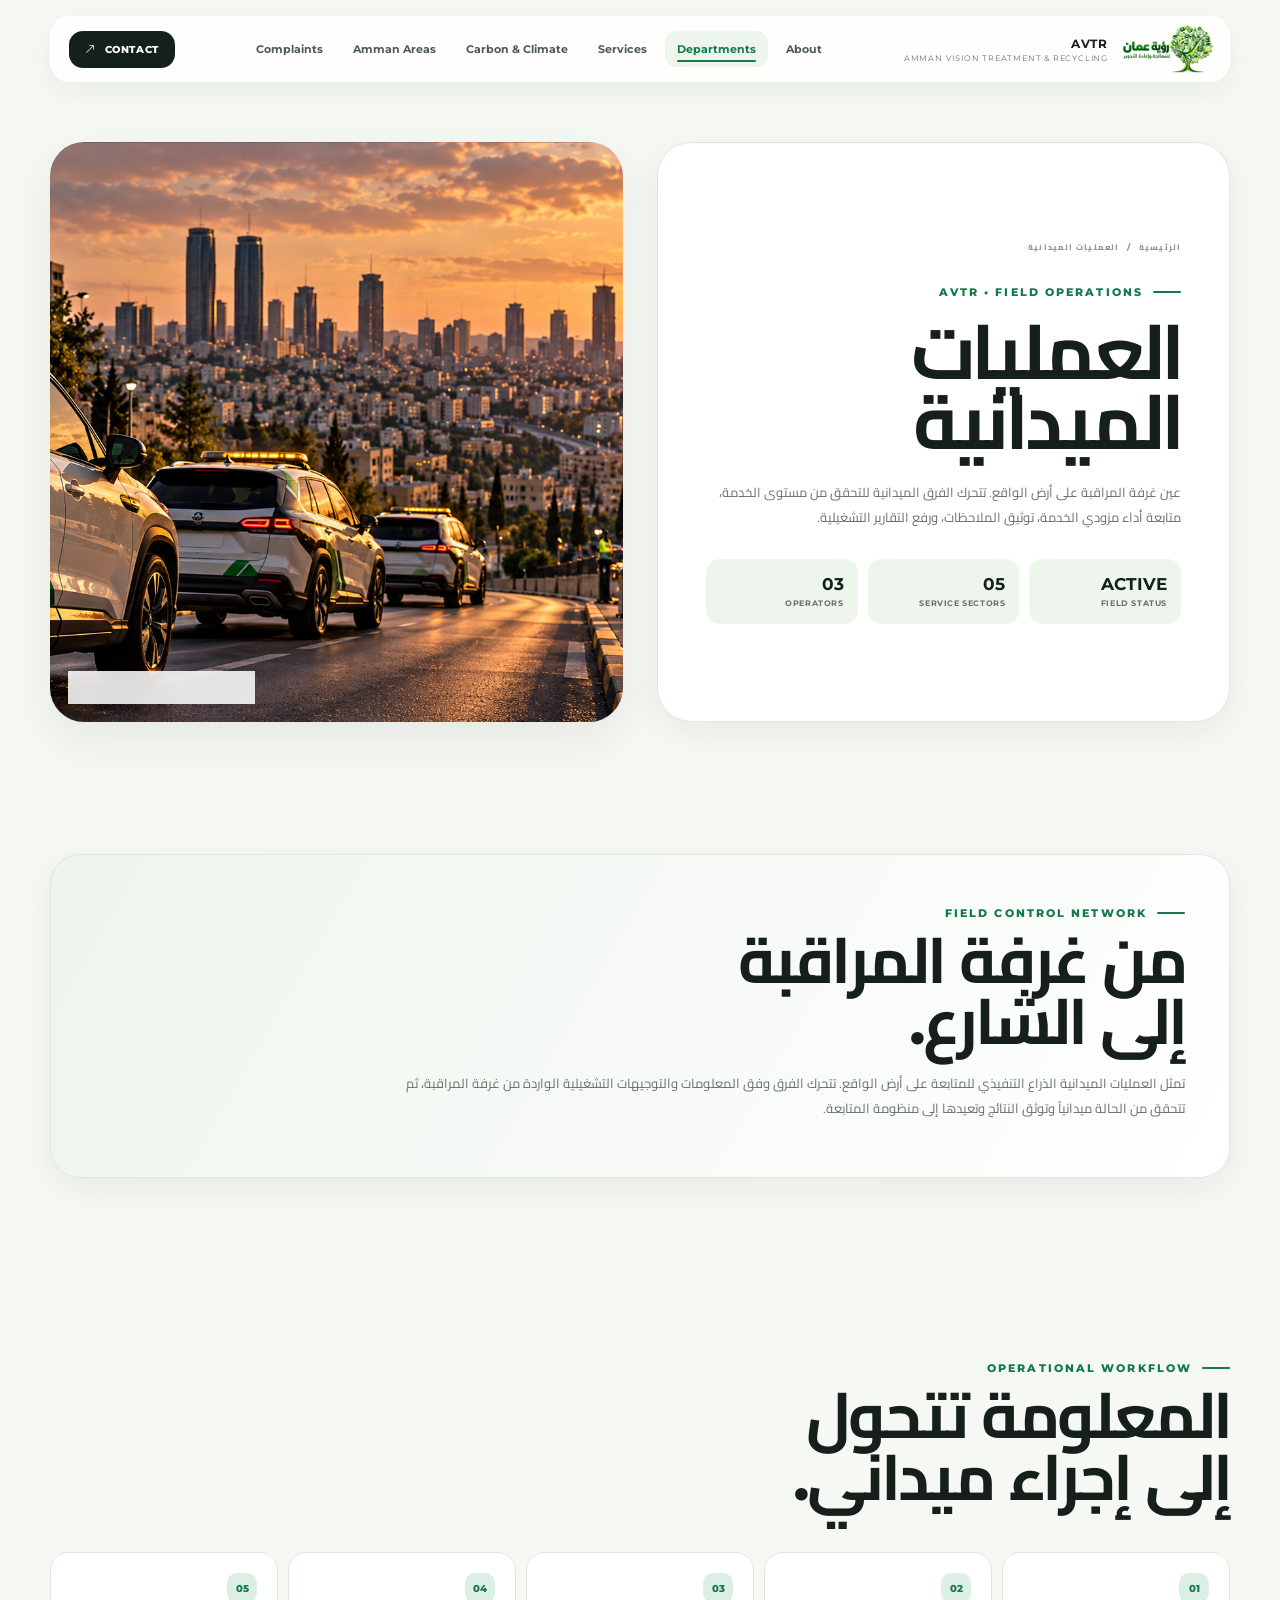
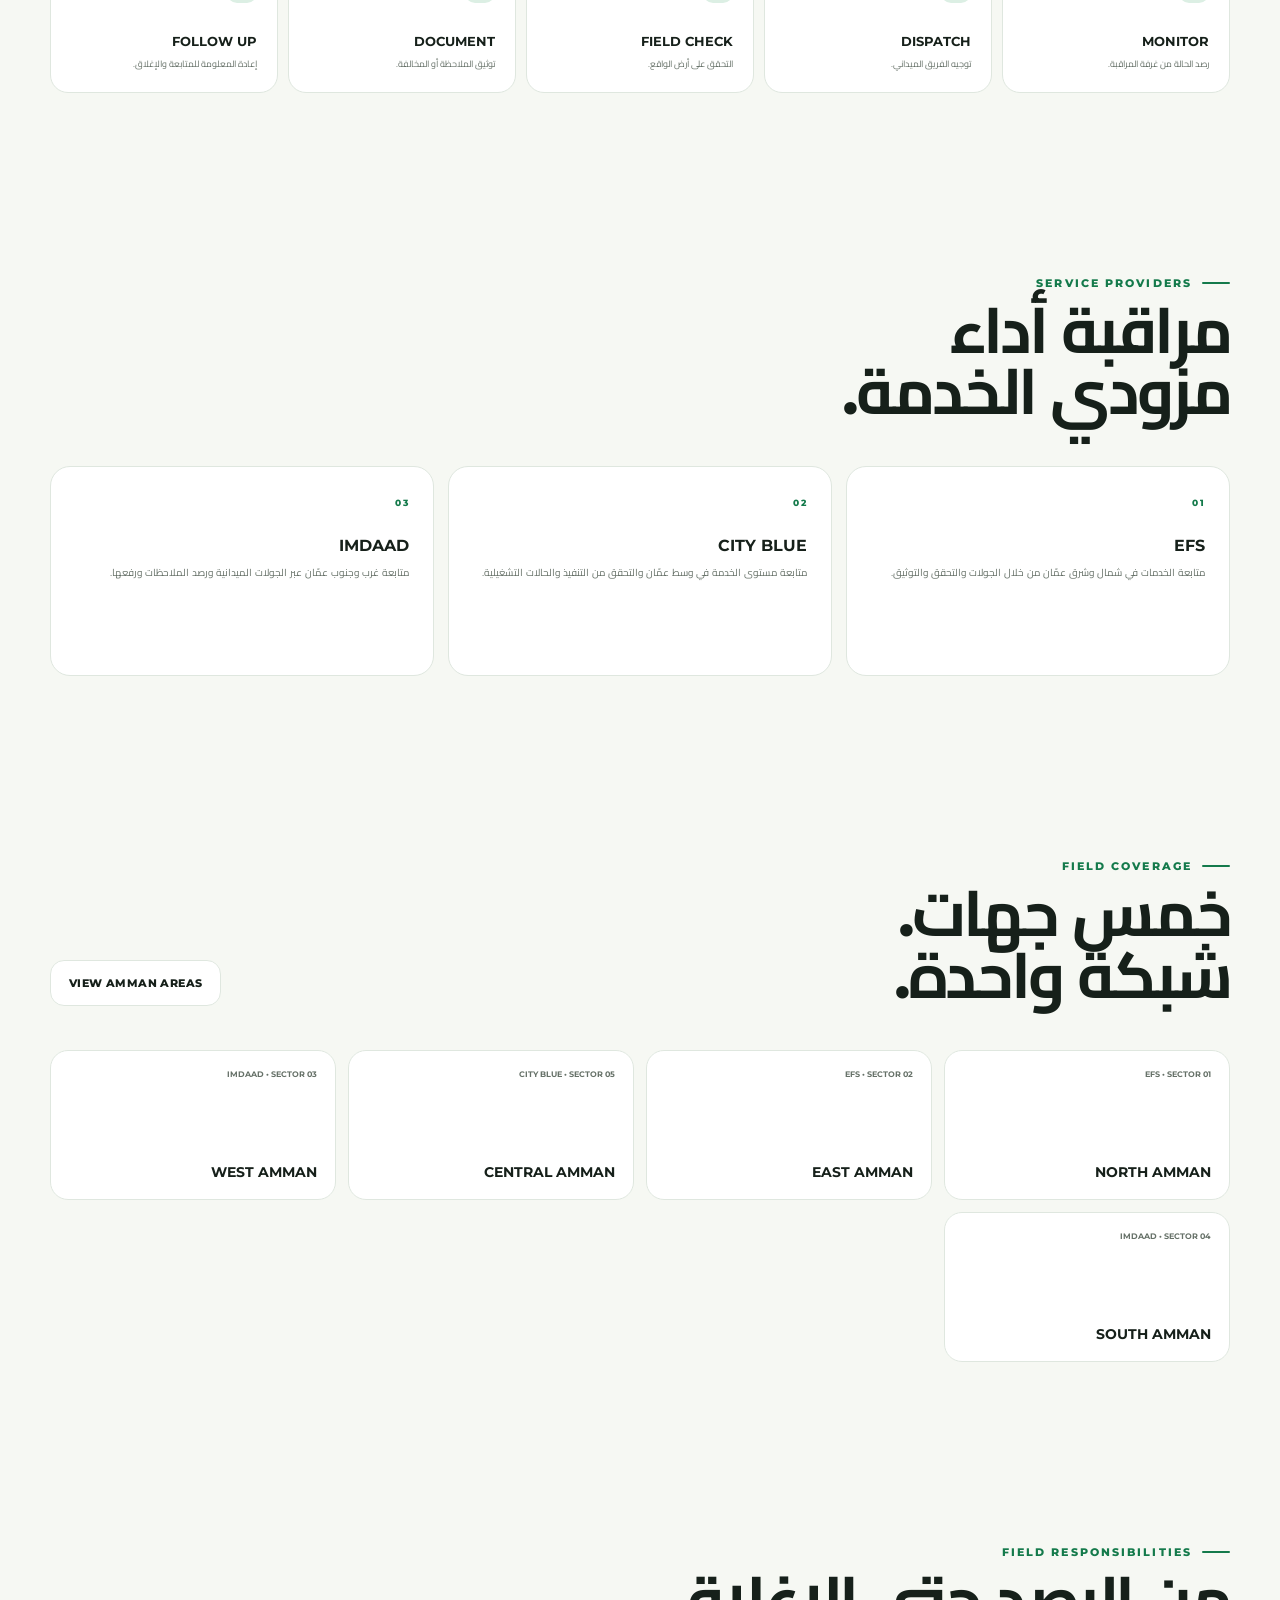
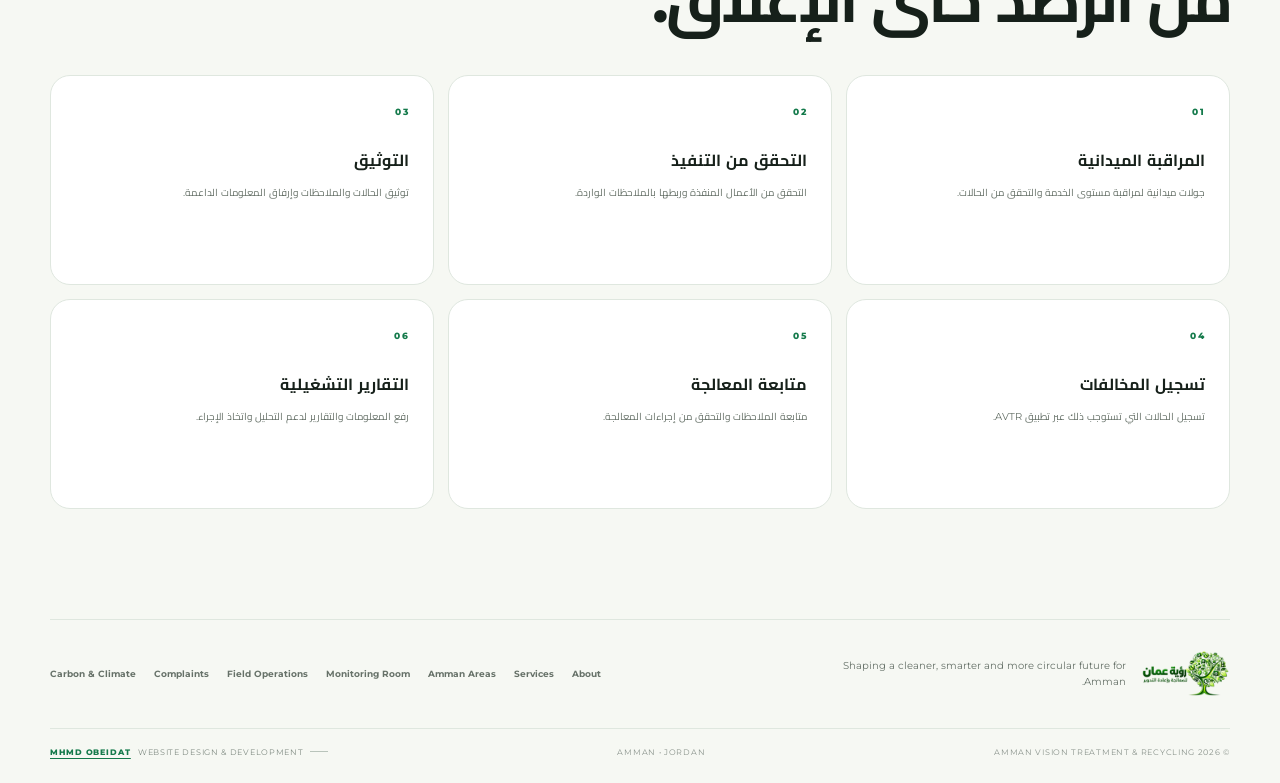
<file: corporate/field-operations.html>
<!DOCTYPE html>

<html dir="rtl" lang="ar">
<head>
<meta charset="utf-8"/>
<meta content="width=device-width,initial-scale=1,viewport-fit=cover" name="viewport"/>
<meta content="#f6f8f3" name="theme-color"/>
<title>العمليات الميدانية | AVTR</title>
<meta content="العمليات الميدانية في AVTR." name="description"/>
<link href="https://fonts.googleapis.com" rel="preconnect"/>
<link crossorigin="" href="https://fonts.gstatic.com" rel="preconnect"/>
<link href="https://fonts.googleapis.com/css2?family=Cairo:wght@400;500;600;700;800&amp;family=Montserrat:wght@400;500;600;700;800&amp;display=swap" rel="stylesheet"/>
<link href="https://cdn.jsdelivr.net/npm/bootstrap-icons@1.13.1/font/bootstrap-icons.min.css" rel="stylesheet"/>
<link href="design.css" rel="stylesheet"/>
</head>
<body><div class="nav-wrap"><div class="shell nav">
<a class="brand" href="index.html"><img alt="AVTR" src="images/avtr-logo.png"/><span class="brand-copy"><strong>AVTR</strong><span>AMMAN VISION TREATMENT &amp; RECYCLING</span></span></a>
<div class="nav-links"><a class="" href="index.html#about">About</a><a class="active" href="index.html#departments">Departments</a><a class="" href="index.html#services">Services</a><a href="carbon-climate.html">Carbon &amp; Climate</a><a class="" href="amman-areas.html">Amman Areas</a><a class="" href="complaints.html">Complaints</a></div><a class="nav-cta" href="index.html#contact">CONTACT <i class="bi bi-arrow-up-right"></i></a><button aria-label="Menu" class="menu-btn"><i class="bi bi-list"></i></button></div></div>
<main><section class="subhero"><div class="shell subhero-grid"><div class="subhero-copy reveal"><div class="breadcrumbs"><a href="index.html">الرئيسية</a><span>/</span><span>العمليات الميدانية</span></div><span class="eyebrow" style="margin-top:30px">AVTR • FIELD OPERATIONS</span><h1>العمليات<br/>الميدانية</h1><p>عين غرفة المراقبة على أرض الواقع. تتحرك الفرق الميدانية للتحقق من مستوى الخدمة، متابعة أداء مزودي الخدمة، توثيق الملاحظات، ورفع التقارير التشغيلية.</p><div class="quickfacts"><div class="quickfact"><strong>ACTIVE</strong><span>FIELD STATUS</span></div><div class="quickfact"><strong>05</strong><span>SERVICE SECTORS</span></div><div class="quickfact"><strong>03</strong><span>OPERATORS</span></div></div></div><div class="subhero-photo reveal" data-label="AVTR • FIELD OPERATIONS" style="background-image:url('images/field-operations.jpg')"></div></div></section>
<section class="section-sm"><div class="shell dept-banner reveal"><span class="eyebrow">FIELD CONTROL NETWORK</span><h2>من غرفة المراقبة<br/>إلى الشارع.</h2><p>تمثل العمليات الميدانية الذراع التنفيذي للمتابعة على أرض الواقع. تتحرك الفرق وفق المعلومات والتوجيهات التشغيلية الواردة من غرفة المراقبة، ثم تتحقق من الحالة ميدانياً وتوثق النتائج وتعيدها إلى منظومة المتابعة.</p></div></section>
<section class="section"><div class="shell"><div class="section-head reveal"><div><span class="eyebrow">OPERATIONAL WORKFLOW</span><h2>المعلومة تتحول<br/>إلى إجراء ميداني.</h2></div></div><div class="timeline"><div class="timeline-step reveal"><span>01</span><h3>MONITOR</h3><p>رصد الحالة من غرفة المراقبة.</p></div><div class="timeline-step reveal"><span>02</span><h3>DISPATCH</h3><p>توجيه الفريق الميداني.</p></div><div class="timeline-step reveal"><span>03</span><h3>FIELD CHECK</h3><p>التحقق على أرض الواقع.</p></div><div class="timeline-step reveal"><span>04</span><h3>DOCUMENT</h3><p>توثيق الملاحظة أو المخالفة.</p></div><div class="timeline-step reveal"><span>05</span><h3>FOLLOW UP</h3><p>إعادة المعلومة للمتابعة والإغلاق.</p></div></div></div></section>
<section class="section-sm"><div class="shell"><div class="section-head reveal"><div><span class="eyebrow">SERVICE PROVIDERS</span><h2>مراقبة أداء<br/>مزودي الخدمة.</h2></div></div><div class="feature-grid"><div class="feature-card reveal"><span class="num">01</span><h3>EFS</h3><p>متابعة الخدمات في شمال وشرق عمّان من خلال الجولات والتحقق والتوثيق.</p></div><div class="feature-card reveal"><span class="num">02</span><h3>CITY BLUE</h3><p>متابعة مستوى الخدمة في وسط عمّان والتحقق من التنفيذ والحالات التشغيلية.</p></div><div class="feature-card reveal"><span class="num">03</span><h3>IMDAAD</h3><p>متابعة غرب وجنوب عمّان عبر الجولات الميدانية ورصد الملاحظات ورفعها.</p></div></div></div></section>
<section class="section"><div class="shell"><div class="section-head reveal"><div><span class="eyebrow">FIELD COVERAGE</span><h2>خمس جهات.<br/>شبكة واحدة.</h2></div><a class="btn btn-light" href="amman-areas.html">VIEW AMMAN AREAS</a></div><div class="area-nav-grid"><a class="area-nav-card" href="north-amman.html"><span>EFS • SECTOR 01</span><strong>NORTH AMMAN</strong></a><a class="area-nav-card" href="east-amman.html"><span>EFS • SECTOR 02</span><strong>EAST AMMAN</strong></a><a class="area-nav-card" href="central-amman.html"><span>CITY BLUE • SECTOR 05</span><strong>CENTRAL AMMAN</strong></a><a class="area-nav-card" href="west-amman.html"><span>IMDAAD • SECTOR 03</span><strong>WEST AMMAN</strong></a><a class="area-nav-card" href="south-amman.html"><span>IMDAAD • SECTOR 04</span><strong>SOUTH AMMAN</strong></a></div></div></section>
<section class="section-sm"><div class="shell"><div class="section-head reveal"><div><span class="eyebrow">FIELD RESPONSIBILITIES</span><h2>من الرصد حتى الإغلاق.</h2></div></div><div class="feature-grid"><div class="feature-card reveal"><span class="num">01</span><h3>المراقبة الميدانية</h3><p>جولات ميدانية لمراقبة مستوى الخدمة والتحقق من الحالات.</p></div><div class="feature-card reveal"><span class="num">02</span><h3>التحقق من التنفيذ</h3><p>التحقق من الأعمال المنفذة وربطها بالملاحظات الواردة.</p></div><div class="feature-card reveal"><span class="num">03</span><h3>التوثيق</h3><p>توثيق الحالات والملاحظات وإرفاق المعلومات الداعمة.</p></div><div class="feature-card reveal"><span class="num">04</span><h3>تسجيل المخالفات</h3><p>تسجيل الحالات التي تستوجب ذلك عبر تطبيق AVTR.</p></div><div class="feature-card reveal"><span class="num">05</span><h3>متابعة المعالجة</h3><p>متابعة الملاحظات والتحقق من إجراءات المعالجة.</p></div><div class="feature-card reveal"><span class="num">06</span><h3>التقارير التشغيلية</h3><p>رفع المعلومات والتقارير لدعم التحليل واتخاذ الإجراء.</p></div></div></div></section></main>
<footer class="footer"><div class="shell"><div class="footer-main"><div class="footer-brand"><img alt="AVTR" src="images/avtr-logo.png"/><p>Shaping a cleaner, smarter and more circular future for Amman.</p></div><div class="footer-links"><a href="index.html#about">About</a><a href="index.html#services">Services</a><a href="amman-areas.html">Amman Areas</a><a href="monitoring-room.html">Monitoring Room</a><a href="field-operations.html">Field Operations</a><a href="complaints.html">Complaints</a><a href="carbon-climate.html">Carbon &amp; Climate</a></div></div><div class="footer-bottom"><span>© <span id="year"></span> AMMAN VISION TREATMENT &amp; RECYCLING</span><span>AMMAN • JORDAN</span><span class="creator-credit">WEBSITE DESIGN &amp; DEVELOPMENT <strong>MHMD OBEIDAT</strong></span></div></div></footer><script src="main.js"></script></body></html>
</file>
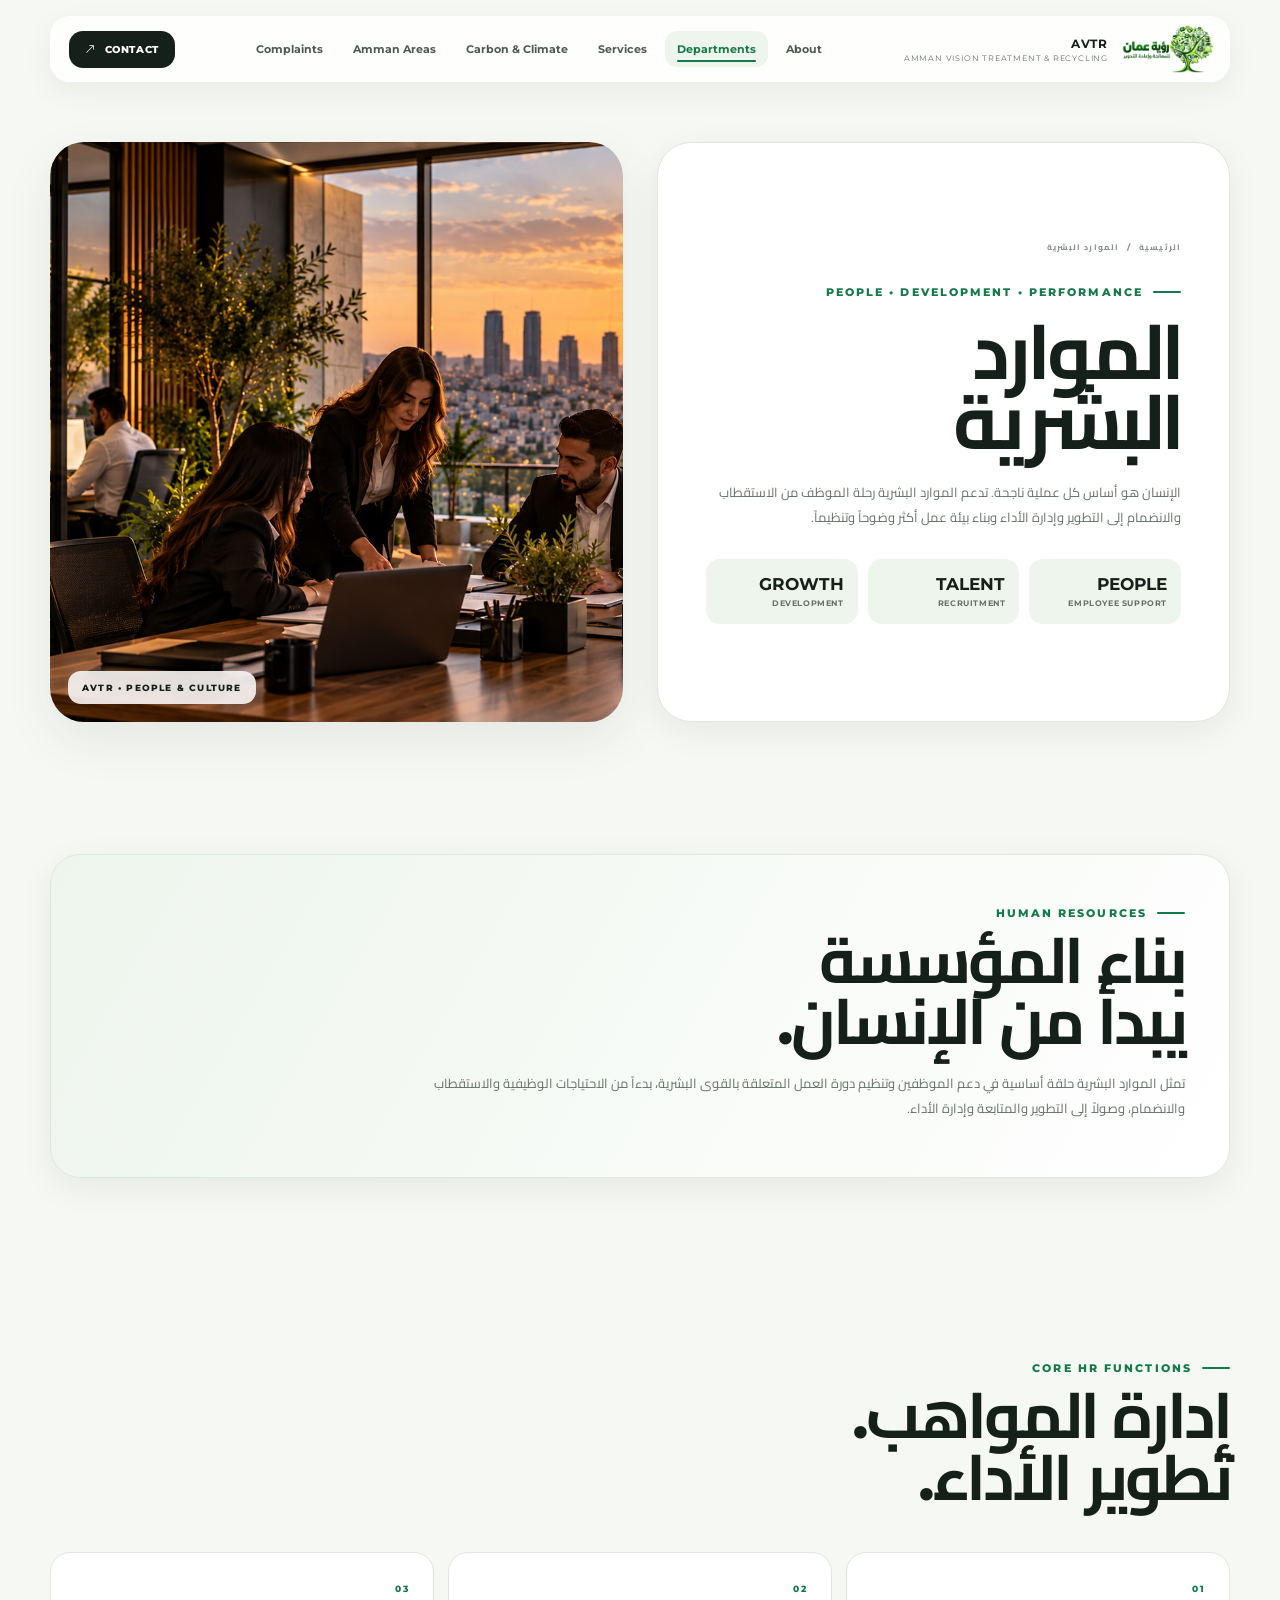
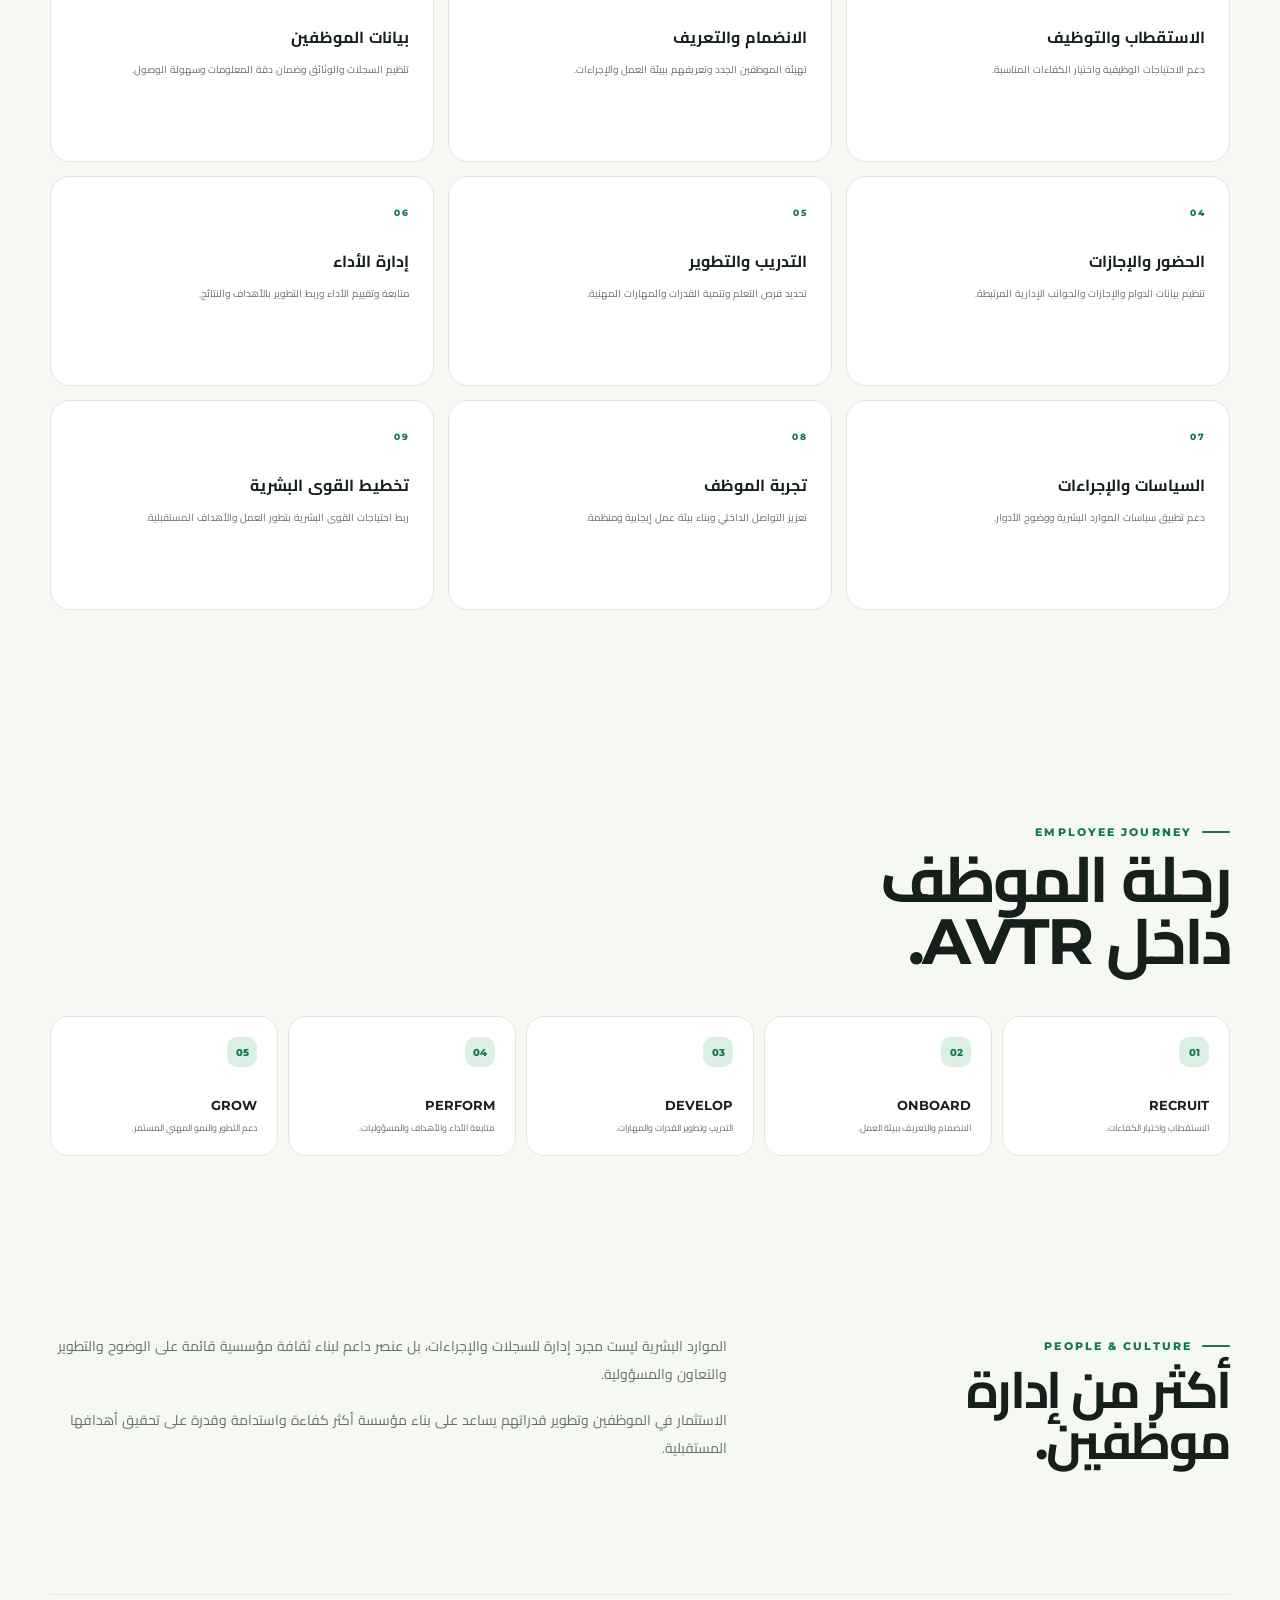
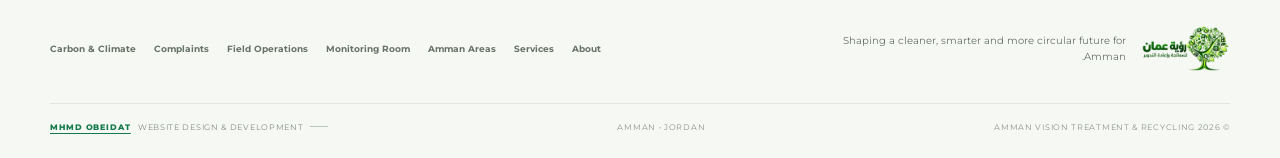
<file: corporate/hr.html>
<!DOCTYPE html>

<html dir="rtl" lang="ar">
<head>
<meta charset="utf-8"/>
<meta content="width=device-width,initial-scale=1,viewport-fit=cover" name="viewport"/>
<meta content="#f6f8f3" name="theme-color"/>
<title>الموارد البشرية | AVTR</title>
<meta content="الموارد البشرية في AVTR." name="description"/>
<link href="https://fonts.googleapis.com" rel="preconnect"/>
<link crossorigin="" href="https://fonts.gstatic.com" rel="preconnect"/>
<link href="https://fonts.googleapis.com/css2?family=Cairo:wght@400;500;600;700;800&amp;family=Montserrat:wght@400;500;600;700;800&amp;display=swap" rel="stylesheet"/>
<link href="https://cdn.jsdelivr.net/npm/bootstrap-icons@1.13.1/font/bootstrap-icons.min.css" rel="stylesheet"/>
<link href="design.css" rel="stylesheet"/>
</head>
<body><div class="nav-wrap"><div class="shell nav">
<a class="brand" href="index.html"><img alt="AVTR" src="images/avtr-logo.png"/><span class="brand-copy"><strong>AVTR</strong><span>AMMAN VISION TREATMENT &amp; RECYCLING</span></span></a>
<div class="nav-links"><a class="" href="index.html#about">About</a><a class="active" href="index.html#departments">Departments</a><a class="" href="index.html#services">Services</a><a href="carbon-climate.html">Carbon &amp; Climate</a><a class="" href="amman-areas.html">Amman Areas</a><a class="" href="complaints.html">Complaints</a></div><a class="nav-cta" href="index.html#contact">CONTACT <i class="bi bi-arrow-up-right"></i></a><button aria-label="Menu" class="menu-btn"><i class="bi bi-list"></i></button></div></div>
<main><section class="subhero"><div class="shell subhero-grid"><div class="subhero-copy reveal"><div class="breadcrumbs"><a href="index.html">الرئيسية</a><span>/</span><span>الموارد البشرية</span></div><span class="eyebrow" style="margin-top:30px">PEOPLE • DEVELOPMENT • PERFORMANCE</span><h1>الموارد<br/>البشرية</h1><p>الإنسان هو أساس كل عملية ناجحة. تدعم الموارد البشرية رحلة الموظف من الاستقطاب والانضمام إلى التطوير وإدارة الأداء وبناء بيئة عمل أكثر وضوحاً وتنظيماً.</p><div class="quickfacts"><div class="quickfact"><strong>PEOPLE</strong><span>EMPLOYEE SUPPORT</span></div><div class="quickfact"><strong>TALENT</strong><span>RECRUITMENT</span></div><div class="quickfact"><strong>GROWTH</strong><span>DEVELOPMENT</span></div></div></div><div class="subhero-photo reveal" data-label="AVTR • PEOPLE &amp; CULTURE" style="background-image:url('images/hr-department.jpg')"></div></div></section>
<section class="section-sm"><div class="shell dept-banner reveal"><span class="eyebrow">HUMAN RESOURCES</span><h2>بناء المؤسسة<br/>يبدأ من الإنسان.</h2><p>تمثل الموارد البشرية حلقة أساسية في دعم الموظفين وتنظيم دورة العمل المتعلقة بالقوى البشرية، بدءاً من الاحتياجات الوظيفية والاستقطاب والانضمام، وصولاً إلى التطوير والمتابعة وإدارة الأداء.</p></div></section>
<section class="section"><div class="shell"><div class="section-head reveal"><div><span class="eyebrow">CORE HR FUNCTIONS</span><h2>إدارة المواهب.<br/>تطوير الأداء.</h2></div></div><div class="feature-grid"><div class="feature-card reveal"><span class="num">01</span><h3>الاستقطاب والتوظيف</h3><p>دعم الاحتياجات الوظيفية واختيار الكفاءات المناسبة.</p></div><div class="feature-card reveal"><span class="num">02</span><h3>الانضمام والتعريف</h3><p>تهيئة الموظفين الجدد وتعريفهم ببيئة العمل والإجراءات.</p></div><div class="feature-card reveal"><span class="num">03</span><h3>بيانات الموظفين</h3><p>تنظيم السجلات والوثائق وضمان دقة المعلومات وسهولة الوصول.</p></div><div class="feature-card reveal"><span class="num">04</span><h3>الحضور والإجازات</h3><p>تنظيم بيانات الدوام والإجازات والجوانب الإدارية المرتبطة.</p></div><div class="feature-card reveal"><span class="num">05</span><h3>التدريب والتطوير</h3><p>تحديد فرص التعلم وتنمية القدرات والمهارات المهنية.</p></div><div class="feature-card reveal"><span class="num">06</span><h3>إدارة الأداء</h3><p>متابعة وتقييم الأداء وربط التطوير بالأهداف والنتائج.</p></div><div class="feature-card reveal"><span class="num">07</span><h3>السياسات والإجراءات</h3><p>دعم تطبيق سياسات الموارد البشرية ووضوح الأدوار.</p></div><div class="feature-card reveal"><span class="num">08</span><h3>تجربة الموظف</h3><p>تعزيز التواصل الداخلي وبناء بيئة عمل إيجابية ومنظمة.</p></div><div class="feature-card reveal"><span class="num">09</span><h3>تخطيط القوى البشرية</h3><p>ربط احتياجات القوى البشرية بتطور العمل والأهداف المستقبلية.</p></div></div></div></section>
<section class="section"><div class="shell"><div class="section-head reveal"><div><span class="eyebrow">EMPLOYEE JOURNEY</span><h2>رحلة الموظف<br/>داخل AVTR.</h2></div></div><div class="timeline"><div class="timeline-step reveal"><span>01</span><h3>RECRUIT</h3><p>الاستقطاب واختيار الكفاءات.</p></div><div class="timeline-step reveal"><span>02</span><h3>ONBOARD</h3><p>الانضمام والتعريف ببيئة العمل.</p></div><div class="timeline-step reveal"><span>03</span><h3>DEVELOP</h3><p>التدريب وتطوير القدرات والمهارات.</p></div><div class="timeline-step reveal"><span>04</span><h3>PERFORM</h3><p>متابعة الأداء والأهداف والمسؤوليات.</p></div><div class="timeline-step reveal"><span>05</span><h3>GROW</h3><p>دعم التطور والنمو المهني المستمر.</p></div></div></div></section>
<section class="section-sm"><div class="shell content-grid"><div class="sticky-title reveal"><span class="eyebrow">PEOPLE &amp; CULTURE</span><h2>أكثر من إدارة موظفين.</h2></div><div class="prose reveal"><p>الموارد البشرية ليست مجرد إدارة للسجلات والإجراءات، بل عنصر داعم لبناء ثقافة مؤسسية قائمة على الوضوح والتطوير والتعاون والمسؤولية.</p><p>الاستثمار في الموظفين وتطوير قدراتهم يساعد على بناء مؤسسة أكثر كفاءة واستدامة وقدرة على تحقيق أهدافها المستقبلية.</p></div></div></section></main>
<footer class="footer"><div class="shell"><div class="footer-main"><div class="footer-brand"><img alt="AVTR" src="images/avtr-logo.png"/><p>Shaping a cleaner, smarter and more circular future for Amman.</p></div><div class="footer-links"><a href="index.html#about">About</a><a href="index.html#services">Services</a><a href="amman-areas.html">Amman Areas</a><a href="monitoring-room.html">Monitoring Room</a><a href="field-operations.html">Field Operations</a><a href="complaints.html">Complaints</a><a href="carbon-climate.html">Carbon &amp; Climate</a></div></div><div class="footer-bottom"><span>© <span id="year"></span> AMMAN VISION TREATMENT &amp; RECYCLING</span><span>AMMAN • JORDAN</span><span class="creator-credit">WEBSITE DESIGN &amp; DEVELOPMENT <strong>MHMD OBEIDAT</strong></span></div></div></footer><script src="main.js"></script></body></html>
</file>
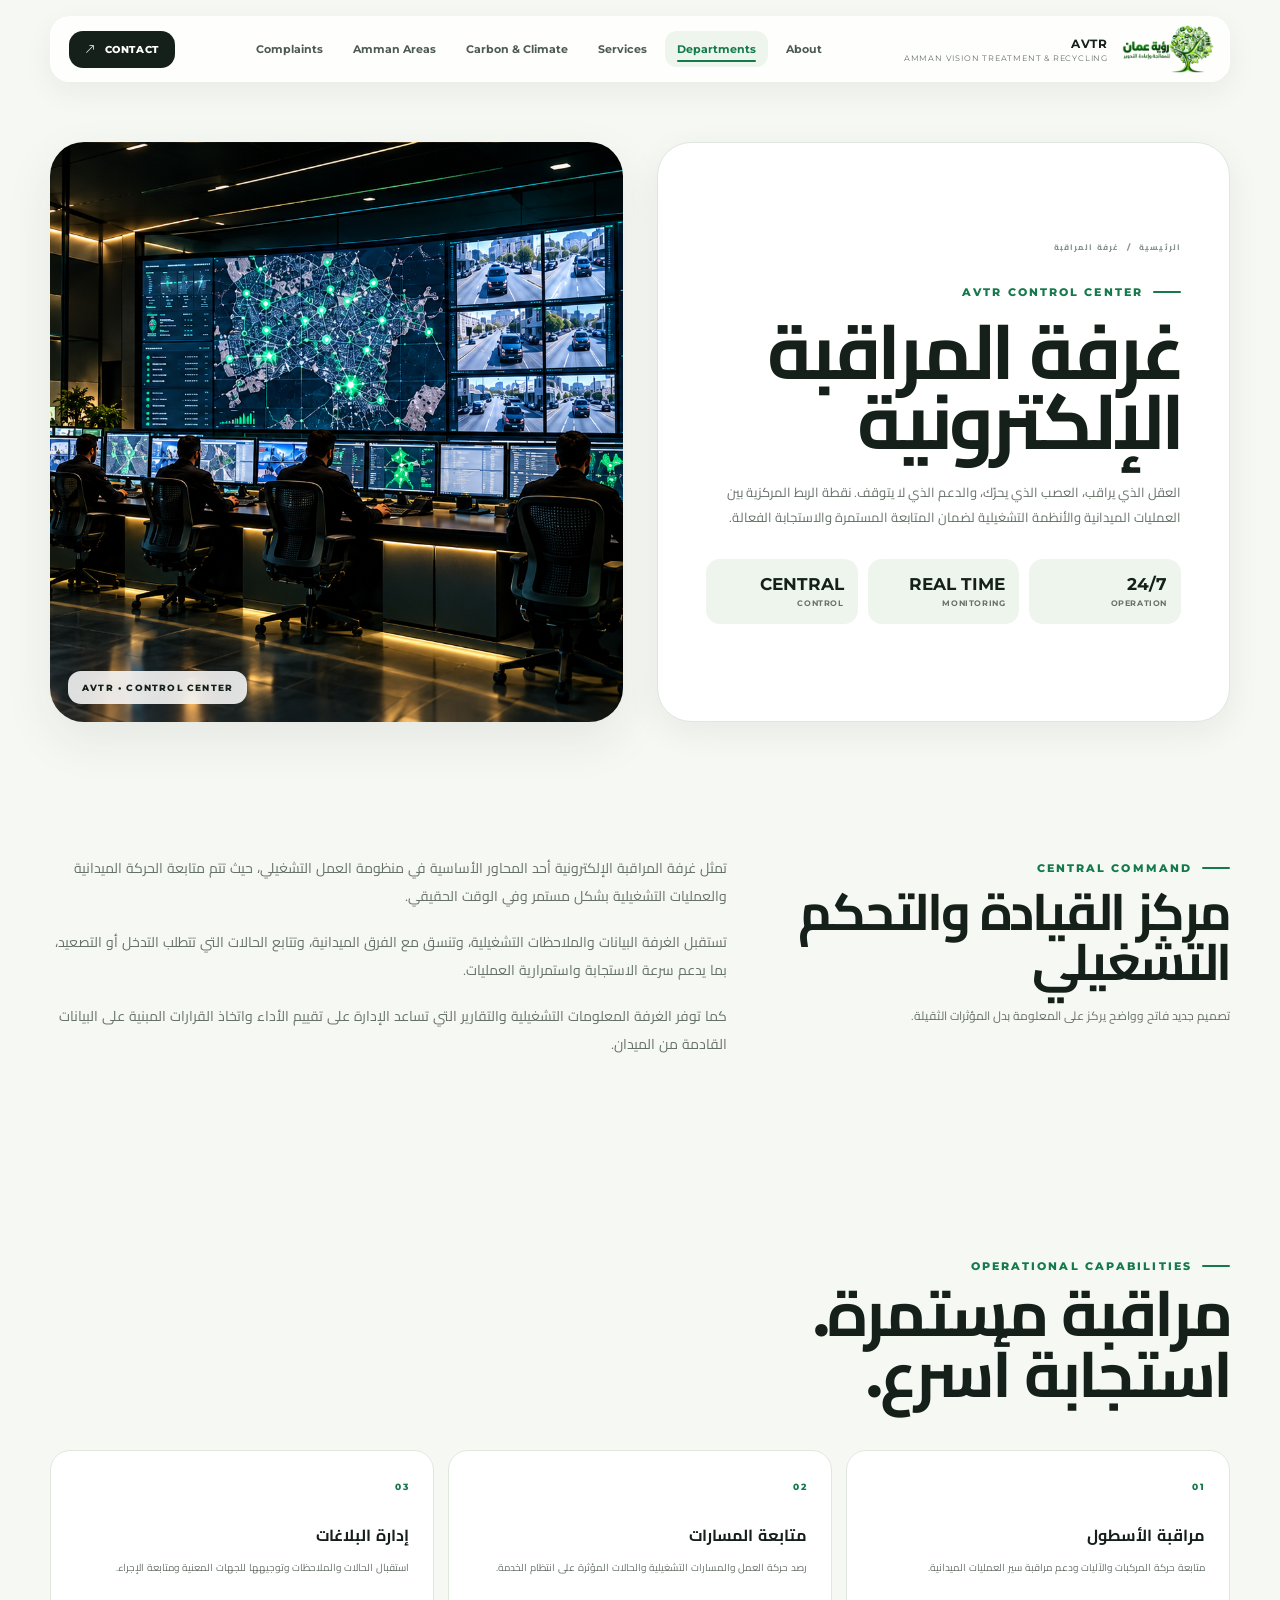
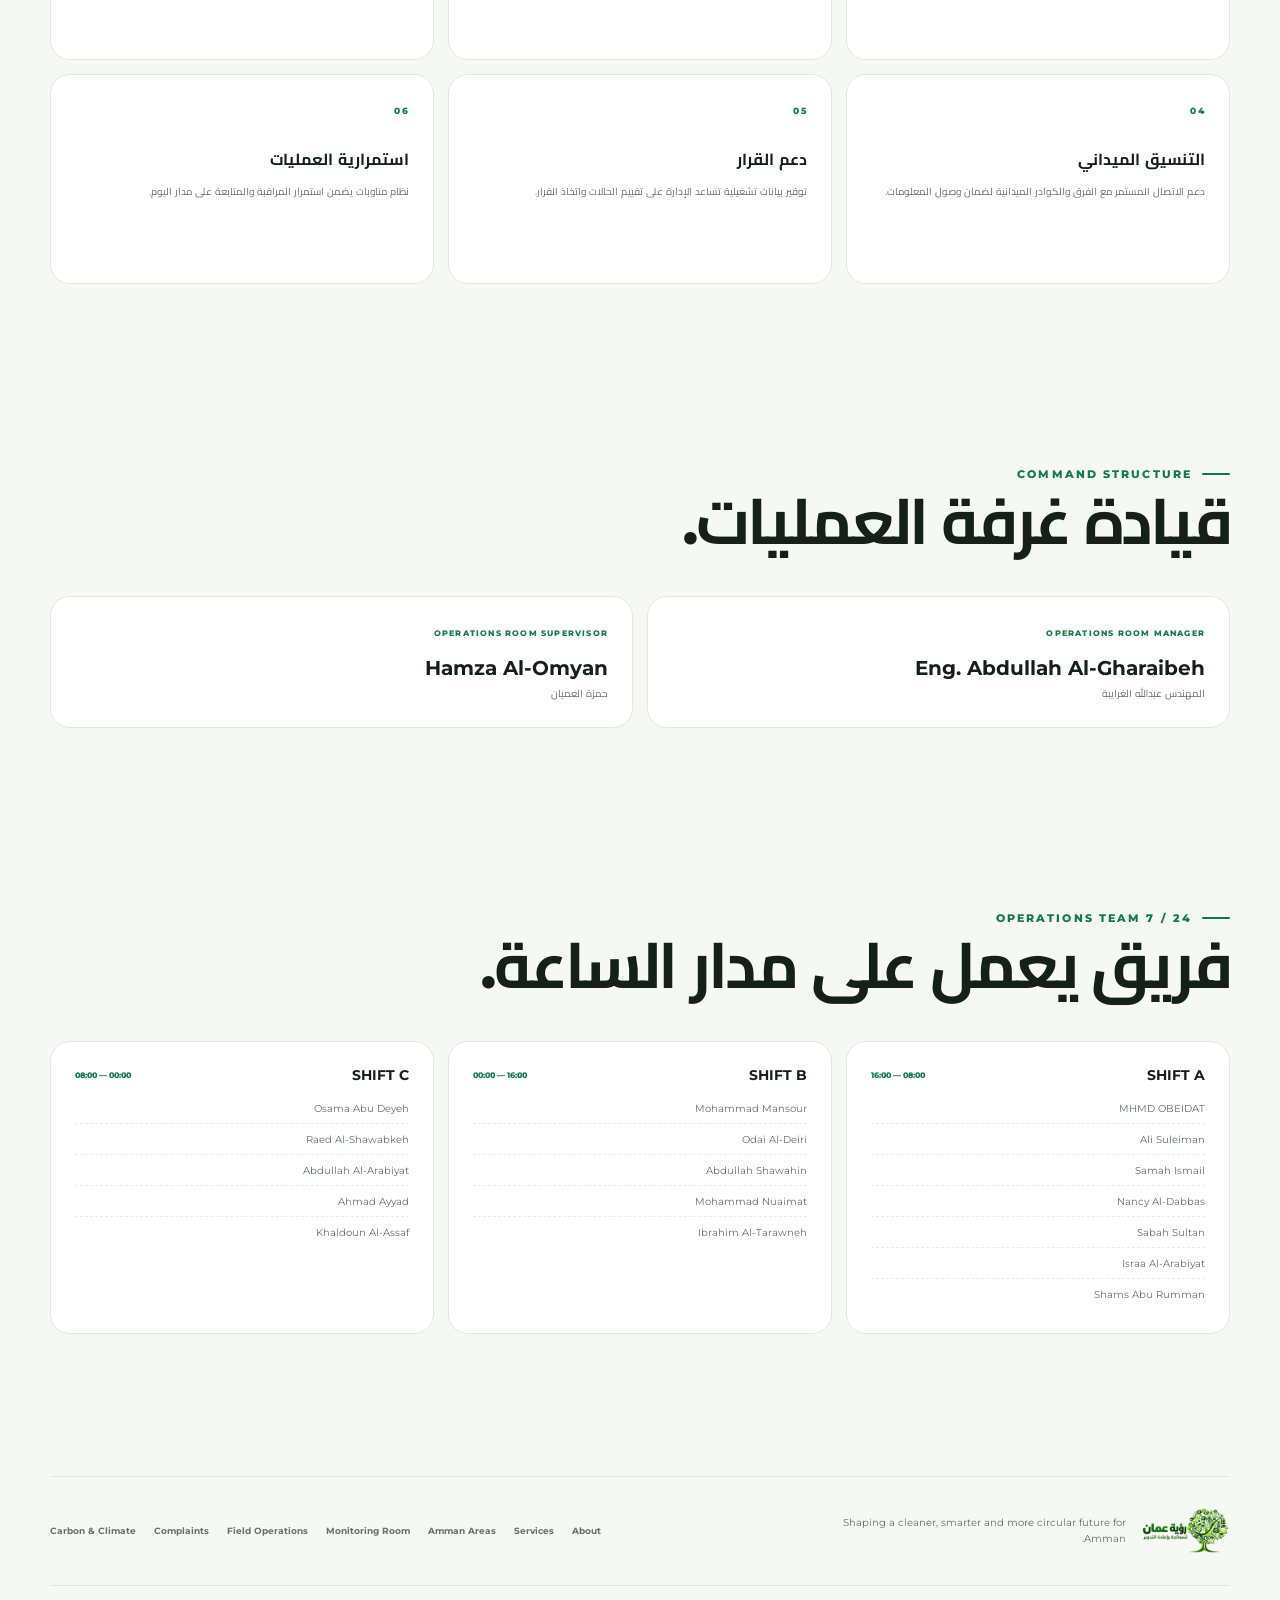
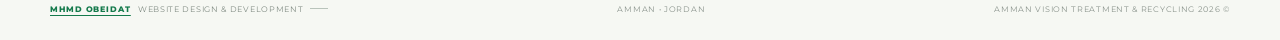
<file: corporate/monitoring-room.html>
<!DOCTYPE html>

<html dir="rtl" lang="ar">
<head>
<meta charset="utf-8"/>
<meta content="width=device-width,initial-scale=1,viewport-fit=cover" name="viewport"/>
<meta content="#f6f8f3" name="theme-color"/>
<title>غرفة المراقبة الإلكترونية | AVTR</title>
<meta content="غرفة المراقبة الإلكترونية في AVTR." name="description"/>
<link href="https://fonts.googleapis.com" rel="preconnect"/>
<link crossorigin="" href="https://fonts.gstatic.com" rel="preconnect"/>
<link href="https://fonts.googleapis.com/css2?family=Cairo:wght@400;500;600;700;800&amp;family=Montserrat:wght@400;500;600;700;800&amp;display=swap" rel="stylesheet"/>
<link href="https://cdn.jsdelivr.net/npm/bootstrap-icons@1.13.1/font/bootstrap-icons.min.css" rel="stylesheet"/>
<link href="design.css" rel="stylesheet"/>
</head>
<body><div class="nav-wrap"><div class="shell nav">
<a class="brand" href="index.html"><img alt="AVTR" src="images/avtr-logo.png"/><span class="brand-copy"><strong>AVTR</strong><span>AMMAN VISION TREATMENT &amp; RECYCLING</span></span></a>
<div class="nav-links"><a class="" href="index.html#about">About</a><a class="active" href="index.html#departments">Departments</a><a class="" href="index.html#services">Services</a><a href="carbon-climate.html">Carbon &amp; Climate</a><a class="" href="amman-areas.html">Amman Areas</a><a class="" href="complaints.html">Complaints</a></div><a class="nav-cta" href="index.html#contact">CONTACT <i class="bi bi-arrow-up-right"></i></a><button aria-label="Menu" class="menu-btn"><i class="bi bi-list"></i></button></div></div>
<main><section class="subhero"><div class="shell subhero-grid"><div class="subhero-copy reveal"><div class="breadcrumbs"><a href="index.html">الرئيسية</a><span>/</span><span>غرفة المراقبة</span></div><span class="eyebrow" style="margin-top:30px">AVTR CONTROL CENTER</span><h1>غرفة المراقبة<br/>الإلكترونية</h1><p>العقل الذي يراقب، العصب الذي يحرّك، والدعم الذي لا يتوقف. نقطة الربط المركزية بين العمليات الميدانية والأنظمة التشغيلية لضمان المتابعة المستمرة والاستجابة الفعالة.</p><div class="quickfacts"><div class="quickfact"><strong>24/7</strong><span>OPERATION</span></div><div class="quickfact"><strong>REAL TIME</strong><span>MONITORING</span></div><div class="quickfact"><strong>CENTRAL</strong><span>CONTROL</span></div></div></div><div class="subhero-photo reveal" data-label="AVTR • CONTROL CENTER" style="background-image:url('images/monitoring-room.jpg')"></div></div></section>
<section class="section-sm"><div class="shell content-grid"><div class="sticky-title reveal"><span class="eyebrow">CENTRAL COMMAND</span><h2>مركز القيادة والتحكم التشغيلي</h2><p>تصميم جديد فاتح وواضح يركز على المعلومة بدل المؤثرات الثقيلة.</p></div><div class="prose reveal"><p>تمثل غرفة المراقبة الإلكترونية أحد المحاور الأساسية في منظومة العمل التشغيلي، حيث تتم متابعة الحركة الميدانية والعمليات التشغيلية بشكل مستمر وفي الوقت الحقيقي.</p><p>تستقبل الغرفة البيانات والملاحظات التشغيلية، وتنسق مع الفرق الميدانية، وتتابع الحالات التي تتطلب التدخل أو التصعيد، بما يدعم سرعة الاستجابة واستمرارية العمليات.</p><p>كما توفر الغرفة المعلومات التشغيلية والتقارير التي تساعد الإدارة على تقييم الأداء واتخاذ القرارات المبنية على البيانات القادمة من الميدان.</p></div></div></section>
<section class="section"><div class="shell"><div class="section-head reveal"><div><span class="eyebrow">OPERATIONAL CAPABILITIES</span><h2>مراقبة مستمرة.<br/>استجابة أسرع.</h2></div></div><div class="feature-grid">
<div class="feature-card reveal"><span class="num">01</span><h3>مراقبة الأسطول</h3><p>متابعة حركة المركبات والآليات ودعم مراقبة سير العمليات الميدانية.</p></div><div class="feature-card reveal"><span class="num">02</span><h3>متابعة المسارات</h3><p>رصد حركة العمل والمسارات التشغيلية والحالات المؤثرة على انتظام الخدمة.</p></div><div class="feature-card reveal"><span class="num">03</span><h3>إدارة البلاغات</h3><p>استقبال الحالات والملاحظات وتوجيهها للجهات المعنية ومتابعة الإجراء.</p></div><div class="feature-card reveal"><span class="num">04</span><h3>التنسيق الميداني</h3><p>دعم الاتصال المستمر مع الفرق والكوادر الميدانية لضمان وصول المعلومات.</p></div><div class="feature-card reveal"><span class="num">05</span><h3>دعم القرار</h3><p>توفير بيانات تشغيلية تساعد الإدارة على تقييم الحالات واتخاذ القرار.</p></div><div class="feature-card reveal"><span class="num">06</span><h3>استمرارية العمليات</h3><p>نظام مناوبات يضمن استمرار المراقبة والمتابعة على مدار اليوم.</p></div>
</div></div></section>
<section class="section-sm"><div class="shell"><div class="section-head reveal"><div><span class="eyebrow">COMMAND STRUCTURE</span><h2>قيادة غرفة العمليات.</h2></div></div><div class="team-grid"><article class="person-card reveal"><span>OPERATIONS ROOM MANAGER</span><h3>Eng. Abdullah Al-Gharaibeh</h3><p>المهندس عبدالله الغرايبة</p></article><article class="person-card reveal"><span>OPERATIONS ROOM SUPERVISOR</span><h3>Hamza Al-Omyan</h3><p>حمزة العميان</p></article></div></div></section>
<section class="section"><div class="shell"><div class="section-head reveal"><div><span class="eyebrow">24 / 7 OPERATIONS TEAM</span><h2>فريق يعمل على مدار الساعة.</h2></div></div><div class="shift-grid"><article class="shift reveal"><div class="shift-head"><strong>SHIFT A</strong><span>08:00 — 16:00</span></div><ul><li>MHMD OBEIDAT</li><li>Ali Suleiman</li><li>Samah Ismail</li><li>Nancy Al-Dabbas</li><li>Sabah Sultan</li><li>Israa Al-Arabiyat</li><li>Shams Abu Rumman</li></ul></article><article class="shift reveal"><div class="shift-head"><strong>SHIFT B</strong><span>16:00 — 00:00</span></div><ul><li>Mohammad Mansour</li><li>Odai Al-Deiri</li><li>Abdullah Shawahin</li><li>Mohammad Nuaimat</li><li>Ibrahim Al-Tarawneh</li></ul></article><article class="shift reveal"><div class="shift-head"><strong>SHIFT C</strong><span>00:00 — 08:00</span></div><ul><li>Osama Abu Deyeh</li><li>Raed Al-Shawabkeh</li><li>Abdullah Al-Arabiyat</li><li>Ahmad Ayyad</li><li>Khaldoun Al-Assaf</li></ul></article></div></div></section></main>
<footer class="footer"><div class="shell"><div class="footer-main"><div class="footer-brand"><img alt="AVTR" src="images/avtr-logo.png"/><p>Shaping a cleaner, smarter and more circular future for Amman.</p></div><div class="footer-links"><a href="index.html#about">About</a><a href="index.html#services">Services</a><a href="amman-areas.html">Amman Areas</a><a href="monitoring-room.html">Monitoring Room</a><a href="field-operations.html">Field Operations</a><a href="complaints.html">Complaints</a><a href="carbon-climate.html">Carbon &amp; Climate</a></div></div><div class="footer-bottom"><span>© <span id="year"></span> AMMAN VISION TREATMENT &amp; RECYCLING</span><span>AMMAN • JORDAN</span><span class="creator-credit">WEBSITE DESIGN &amp; DEVELOPMENT <strong>MHMD OBEIDAT</strong></span></div></div></footer><script src="main.js"></script></body></html>
</file>
<file: corporate/design.css>
:root{
  --bg:#f6f8f3;
  --surface:#ffffff;
  --surface-2:#eef5ed;
  --surface-3:#f8f2e8;
  --ink:#16201a;
  --muted:#667168;
  --green:#147a4b;
  --green-2:#2f9a66;
  --green-soft:#dcefe4;
  --blue-soft:#e9f2f6;
  --sand:#f0e6d5;
  --line:#dfe7df;
  --shadow:0 18px 50px rgba(26,55,38,.08);
  --radius-xl:34px;
  --radius-lg:24px;
  --radius-md:18px;
  --shell:min(1180px,calc(100% - 40px));
}
*{box-sizing:border-box}
html{scroll-behavior:smooth}
body{margin:0;background:var(--bg);color:var(--ink);font-family:"Montserrat","Cairo",system-ui,sans-serif;-webkit-font-smoothing:antialiased}
body[dir="rtl"]{font-family:"Cairo","Montserrat",system-ui,sans-serif}
a{color:inherit;text-decoration:none}
img{display:block;max-width:100%}
button,input,textarea{font:inherit}
.shell{width:var(--shell);margin-inline:auto}
.muted{color:var(--muted)}
.eyebrow{display:inline-flex;align-items:center;gap:10px;font-size:11px;font-weight:800;letter-spacing:2.1px;text-transform:uppercase;color:var(--green)}
.eyebrow::before{content:"";width:28px;height:2px;background:var(--green);border-radius:3px}
.section{padding:104px 0}
.section-sm{padding:72px 0}
.section-head{display:flex;align-items:end;justify-content:space-between;gap:30px;margin-bottom:44px}
.section-head h2{margin:10px 0 0;font-size:clamp(38px,5vw,70px);line-height:.96;letter-spacing:-3px;max-width:760px}
.section-head p{max-width:520px;color:var(--muted);font-size:14px;line-height:1.9;margin:0}

/* NAV */
.nav-wrap{position:fixed;top:0;left:0;right:0;z-index:50;padding:16px 0;transition:.3s}
.nav-wrap.scrolled{padding:8px 0;background:rgba(246,248,243,.78);backdrop-filter:blur(18px);border-bottom:1px solid rgba(22,32,26,.06)}
.nav{min-height:66px;display:flex;align-items:center;justify-content:space-between;gap:24px;padding:8px 14px 8px 18px;background:rgba(255,255,255,.82);backdrop-filter:blur(18px);border:1px solid rgba(255,255,255,.9);box-shadow:0 10px 30px rgba(25,50,34,.06);border-radius:20px}
.brand{display:flex;align-items:center;gap:12px;min-width:185px}
.brand img{width:95px;height:48px;object-fit:contain;object-position:left center}
.brand-copy{display:flex;flex-direction:column;gap:2px}
.brand-copy strong{font-size:12px;letter-spacing:.8px}
.brand-copy span{font-size:8px;color:var(--muted);letter-spacing:.8px}
.nav-links{display:flex;align-items:center;gap:6px}
.nav-links a{padding:11px 12px;border-radius:12px;font-size:11px;font-weight:700;color:#4d5a51;transition:.2s}
.nav-links a:hover,.nav-links a.active{background:var(--surface-2);color:var(--green)}
.nav-cta{display:inline-flex;align-items:center;gap:9px;padding:12px 16px;border-radius:14px;background:var(--ink);color:#fff;font-size:10px;font-weight:800;letter-spacing:.6px}
.menu-btn{display:none;border:0;background:var(--surface-2);width:44px;height:44px;border-radius:13px;font-size:20px;color:var(--ink)}

/* HOME HERO */
.hero{position:relative;min-height:860px;padding:150px 0 92px;overflow:hidden}
.hero::before{content:"";position:absolute;width:680px;height:680px;border-radius:50%;background:radial-gradient(circle,rgba(91,182,126,.18),rgba(91,182,126,0) 68%);top:-260px;right:-120px;pointer-events:none}
.hero-grid{display:grid;grid-template-columns:1.04fr .96fr;gap:54px;align-items:center}
.hero-copy{padding-top:46px}
.hero-copy h1{margin:20px 0 24px;font-size:clamp(58px,7vw,104px);line-height:.9;letter-spacing:-6px;font-weight:800;max-width:760px}
.hero-copy h1 .accent{color:var(--green)}
.hero-copy p{max-width:650px;color:var(--muted);font-size:15px;line-height:1.9;margin:0}
.hero-actions{display:flex;gap:12px;flex-wrap:wrap;margin-top:32px}
.btn{display:inline-flex;align-items:center;justify-content:center;gap:10px;min-height:46px;padding:0 18px;border-radius:14px;border:1px solid transparent;font-size:11px;font-weight:800;letter-spacing:.4px;transition:.25s}
.btn-primary{background:var(--green);color:#fff;box-shadow:0 12px 28px rgba(20,122,75,.22)}
.btn-primary:hover{transform:translateY(-2px);background:#10663f}
.btn-light{background:#fff;border-color:var(--line);color:var(--ink)}
.btn-light:hover{transform:translateY(-2px);box-shadow:var(--shadow)}
.hero-visual{position:relative;min-height:620px}
.hero-photo{position:absolute;inset:0 0 42px 54px;border-radius:42px;background:linear-gradient(180deg,rgba(17,35,24,.02),rgba(17,35,24,.20)),url("images/amman.jpg") center/cover no-repeat;box-shadow:0 30px 80px rgba(26,55,38,.14);overflow:hidden}
.hero-photo::after{content:"AMMAN • JORDAN";position:absolute;left:22px;bottom:20px;padding:10px 13px;background:rgba(255,255,255,.84);backdrop-filter:blur(14px);border-radius:12px;font-size:9px;font-weight:800;letter-spacing:1.4px}
.hero-note{position:absolute;left:0;bottom:0;width:280px;padding:24px;background:#fff;border:1px solid var(--line);border-radius:22px;box-shadow:var(--shadow)}
.hero-note small{display:block;color:var(--green);font-size:9px;font-weight:800;letter-spacing:1.6px;margin-bottom:8px}.hero-note strong{display:block;font-size:22px;line-height:1.15}.hero-note p{font-size:11px;line-height:1.6;margin:8px 0 0;color:var(--muted)}
.hero-tag{position:absolute;right:16px;top:28px;writing-mode:vertical-rl;font-size:9px;font-weight:800;letter-spacing:2.5px;color:#fff;background:rgba(20,122,75,.88);padding:16px 10px;border-radius:12px}

.stats-row{display:grid;grid-template-columns:repeat(3,1fr);gap:14px;margin-top:50px}
.stat{padding:22px 20px;border-top:1px solid var(--line)}
.stat strong{display:block;font-size:28px;letter-spacing:-1px}.stat span{display:block;margin-top:5px;font-size:9px;color:var(--muted);font-weight:700;letter-spacing:.8px;text-transform:uppercase}

/* ABOUT */
.about-grid{display:grid;grid-template-columns:.88fr 1.12fr;gap:70px;align-items:center}
.about-photo{position:relative;min-height:570px;border-radius:var(--radius-xl);overflow:hidden;background:url("images/central-amman.jpg") center/cover no-repeat;box-shadow:var(--shadow)}
.about-photo::after{content:"BUILT FOR AMMAN";position:absolute;right:18px;bottom:18px;background:rgba(255,255,255,.88);backdrop-filter:blur(14px);padding:12px 16px;border-radius:14px;font-size:10px;font-weight:800;letter-spacing:1.4px}
.about-copy h2{font-size:clamp(42px,5vw,72px);line-height:.96;letter-spacing:-3.2px;margin:14px 0 24px}
.about-copy>p{font-size:15px;line-height:1.95;color:var(--muted);margin:0 0 16px}
.values{display:grid;grid-template-columns:repeat(2,1fr);gap:12px;margin-top:30px}
.value{padding:18px;border-radius:18px;background:#fff;border:1px solid var(--line)}
.value strong{display:block;font-size:12px;margin-bottom:7px}.value span{font-size:10px;line-height:1.6;color:var(--muted)}

/* CARDS */
.card-grid{display:grid;grid-template-columns:repeat(4,1fr);gap:16px}
.dept-card,.service-card,.sector-card{position:relative;background:#fff;border:1px solid var(--line);border-radius:22px;padding:22px;transition:.25s;overflow:hidden}
.dept-card:hover,.service-card:hover,.sector-card:hover{transform:translateY(-4px);box-shadow:var(--shadow);border-color:#c8d8cb}
.card-num{font-size:9px;font-weight:800;letter-spacing:1.5px;color:var(--green)}
.card-icon{display:flex;align-items:center;justify-content:center;width:42px;height:42px;border-radius:13px;background:var(--green-soft);color:var(--green);font-size:18px;margin:28px 0 24px}
.dept-card h3,.service-card h3,.sector-card h3{margin:0;font-size:18px;line-height:1.2;letter-spacing:-.5px}
.dept-card p,.service-card p,.sector-card p{font-size:10.5px;line-height:1.7;color:var(--muted);margin:10px 0 0}
.card-link{display:flex;align-items:center;justify-content:space-between;margin-top:22px;padding-top:16px;border-top:1px solid var(--line);font-size:9px;font-weight:800;letter-spacing:.9px;color:var(--green)}

.services-wrap{background:#edf4ed;border-radius:42px;padding:72px 40px}
.services-grid{display:grid;grid-template-columns:repeat(3,1fr);gap:14px}
.service-card{background:rgba(255,255,255,.84)}

/* AREAS */
.area-band{background:var(--ink);color:#fff;border-radius:42px;padding:68px 46px;overflow:hidden;position:relative}
.area-band::after{content:"AMMAN";position:absolute;right:-30px;bottom:-35px;font-size:180px;font-weight:900;letter-spacing:-12px;color:rgba(255,255,255,.025)}
.area-band .section-head p{color:rgba(255,255,255,.56)}
.area-band .eyebrow{color:#8fd3ab}.area-band .eyebrow::before{background:#8fd3ab}
.area-grid{display:grid;grid-template-columns:repeat(5,1fr);gap:12px;position:relative;z-index:2}
.area-mini{min-height:230px;padding:18px;border-radius:20px;background:rgba(255,255,255,.07);border:1px solid rgba(255,255,255,.1);display:flex;flex-direction:column;justify-content:space-between;transition:.25s}
.area-mini:hover{background:rgba(255,255,255,.11);transform:translateY(-3px)}
.area-mini span{font-size:9px;letter-spacing:1.4px;color:rgba(255,255,255,.55);font-weight:700}.area-mini strong{font-size:19px;line-height:1.1}.area-mini small{font-size:9px;line-height:1.6;color:rgba(255,255,255,.52)}

/* PROJECT */
.project{display:grid;grid-template-columns:1.08fr .92fr;background:#fff;border:1px solid var(--line);border-radius:34px;overflow:hidden;box-shadow:var(--shadow)}
.project-media{min-height:520px;background:linear-gradient(180deg,rgba(10,24,15,.04),rgba(10,24,15,.18)),url("https://avtr.jo/assets/Blogs/landfill.jpeg") center/cover no-repeat}
.project-copy{padding:52px 46px;display:flex;flex-direction:column;justify-content:center}
.project-copy h2{font-size:clamp(38px,4.6vw,64px);line-height:.98;letter-spacing:-2.8px;margin:14px 0 20px}.project-copy p{font-size:13px;line-height:1.9;color:var(--muted);margin:0 0 16px}
.project-badges{display:flex;flex-wrap:wrap;gap:8px;margin-top:16px}.project-badges span{padding:9px 11px;border-radius:999px;background:var(--surface-2);font-size:8px;font-weight:800;letter-spacing:.7px}

/* CTA */
.cta{display:grid;grid-template-columns:1.2fr .8fr;gap:20px;align-items:end;padding:56px;background:linear-gradient(120deg,#e5f1e8,#f6f1e6);border-radius:34px;border:1px solid #dbe6db}
.cta h2{font-size:clamp(40px,5vw,70px);line-height:.95;letter-spacing:-3px;margin:10px 0 0}.cta p{font-size:12px;line-height:1.8;color:var(--muted);margin:0 0 18px}
.contact-list{display:grid;gap:10px}.contact-item{display:flex;align-items:center;justify-content:space-between;gap:12px;background:rgba(255,255,255,.7);border:1px solid rgba(255,255,255,.9);padding:14px 16px;border-radius:14px;font-size:10px;font-weight:700}.contact-item span{color:var(--muted);font-weight:500}

/* FOOTER */
.footer{padding:38px 0 26px}.footer-main{display:flex;align-items:center;justify-content:space-between;gap:24px;padding:28px 0;border-top:1px solid var(--line);border-bottom:1px solid var(--line)}.footer-brand{display:flex;align-items:center;gap:14px}.footer-brand img{width:90px;height:50px;object-fit:contain}.footer-brand p{font-size:10px;line-height:1.6;color:var(--muted);max-width:310px}.footer-links{display:flex;gap:18px;flex-wrap:wrap}.footer-links a{font-size:9px;font-weight:700;color:var(--muted)}.footer-bottom{display:flex;justify-content:space-between;gap:20px;padding-top:18px;font-size:8px;letter-spacing:.7px;color:#8a938c}

/* SUBPAGE HERO */
.subhero{padding:142px 0 60px}
.subhero-grid{display:grid;grid-template-columns:1fr 1fr;gap:34px;align-items:stretch}
.subhero-copy{padding:54px 48px;background:#fff;border:1px solid var(--line);border-radius:34px;display:flex;flex-direction:column;justify-content:center}
.subhero-copy h1{font-size:clamp(48px,6vw,86px);line-height:.92;letter-spacing:-4px;margin:18px 0 22px}.subhero-copy p{font-size:13px;line-height:1.9;color:var(--muted);margin:0;max-width:650px}
.subhero-photo{min-height:580px;border-radius:34px;background-position:center;background-size:cover;position:relative;overflow:hidden;box-shadow:var(--shadow)}
.subhero-photo::after{content:attr(data-label);position:absolute;left:18px;bottom:18px;padding:11px 14px;border-radius:13px;background:rgba(255,255,255,.86);backdrop-filter:blur(12px);font-size:9px;font-weight:800;letter-spacing:1.2px}
.quickfacts{display:grid;grid-template-columns:repeat(3,1fr);gap:10px;margin-top:30px}.quickfact{padding:15px 14px;background:var(--surface-2);border-radius:14px}.quickfact strong{display:block;font-size:17px}.quickfact span{display:block;margin-top:4px;font-size:8px;line-height:1.4;color:var(--muted);font-weight:700;letter-spacing:.6px}
.breadcrumbs{display:flex;align-items:center;gap:8px;font-size:8px;font-weight:800;letter-spacing:1.1px;color:#8b948e;text-transform:uppercase}.breadcrumbs a:hover{color:var(--green)}

/* CONTENT */
.content-grid{display:grid;grid-template-columns:.78fr 1.22fr;gap:70px;align-items:start}.sticky-title{position:sticky;top:120px}.sticky-title h2{font-size:clamp(40px,4vw,58px);line-height:.98;letter-spacing:-2.4px;margin:12px 0 18px}.sticky-title p{font-size:12px;line-height:1.9;color:var(--muted)}
.prose p{font-size:14px;line-height:2;color:var(--muted);margin:0 0 18px}.prose strong{color:var(--ink)}
.feature-grid{display:grid;grid-template-columns:repeat(3,1fr);gap:14px}.feature-card{padding:24px;background:#fff;border:1px solid var(--line);border-radius:20px;min-height:210px}.feature-card .num{font-size:9px;font-weight:800;color:var(--green);letter-spacing:1.4px}.feature-card h3{font-size:16px;margin:26px 0 9px}.feature-card p{font-size:10px;line-height:1.7;color:var(--muted);margin:0}
.timeline{display:grid;grid-template-columns:repeat(5,1fr);gap:10px}.timeline-step{padding:20px;background:#fff;border:1px solid var(--line);border-radius:18px;position:relative}.timeline-step span{display:block;width:30px;height:30px;border-radius:10px;background:var(--green-soft);color:var(--green);display:grid;place-items:center;font-size:10px;font-weight:800}.timeline-step h3{font-size:13px;margin:30px 0 8px}.timeline-step p{font-size:9px;line-height:1.6;color:var(--muted);margin:0}

/* AREA PAGES */
.area-hero{padding:142px 0 46px}.area-hero-card{position:relative;min-height:650px;border-radius:38px;overflow:hidden;background-position:center;background-size:cover;box-shadow:var(--shadow)}.area-hero-card::before{content:"";position:absolute;inset:0;background:linear-gradient(90deg,rgba(10,24,15,.72),rgba(10,24,15,.16) 65%)}.area-hero-content{position:absolute;left:50px;bottom:48px;color:#fff;max-width:690px}.area-hero-content .eyebrow{color:#b9ebcc}.area-hero-content .eyebrow::before{background:#b9ebcc}.area-hero-content h1{font-size:clamp(62px,8vw,110px);line-height:.88;letter-spacing:-6px;margin:16px 0 18px}.area-hero-content p{font-size:13px;line-height:1.8;color:rgba(255,255,255,.75);max-width:580px}.sector-meta{display:flex;gap:10px;flex-wrap:wrap;margin-top:22px}.sector-meta span{padding:10px 13px;border:1px solid rgba(255,255,255,.25);background:rgba(255,255,255,.10);backdrop-filter:blur(10px);border-radius:999px;font-size:8px;font-weight:800;letter-spacing:1px}
.districts{display:grid;grid-template-columns:repeat(3,1fr);gap:14px}.district{background:#fff;border:1px solid var(--line);border-radius:20px;padding:22px;min-height:170px;display:flex;flex-direction:column;justify-content:space-between}.district small{font-size:8px;color:var(--green);font-weight:800;letter-spacing:1.3px}.district h3{margin:20px 0 4px;font-size:18px}.district p{margin:0;font-family:"Cairo",sans-serif;font-size:15px;color:var(--muted)}
.operator-card{display:grid;grid-template-columns:1fr auto;align-items:center;gap:24px;background:var(--surface-2);border:1px solid #d5e4d6;border-radius:24px;padding:30px}.operator-card span{font-size:9px;font-weight:800;color:var(--green);letter-spacing:1.2px}.operator-card h3{font-size:36px;letter-spacing:-1.5px;margin:7px 0 0}.operator-badge{width:72px;height:72px;display:grid;place-items:center;border-radius:22px;background:#fff;border:1px solid var(--line);font-size:13px;font-weight:900;color:var(--green)}
.area-nav-grid{display:grid;grid-template-columns:repeat(4,1fr);gap:12px}.area-nav-card{min-height:150px;border-radius:18px;padding:18px;background:#fff;border:1px solid var(--line);display:flex;flex-direction:column;justify-content:space-between}.area-nav-card:hover{box-shadow:var(--shadow)}.area-nav-card span{font-size:8px;color:var(--muted);font-weight:700}.area-nav-card strong{font-size:14px}

/* AMMAN HUB */
.hub-hero{padding:150px 0 56px}.hub-panel{display:grid;grid-template-columns:1fr .95fr;background:#fff;border:1px solid var(--line);border-radius:38px;overflow:hidden}.hub-copy{padding:60px}.hub-copy h1{font-size:clamp(58px,7vw,96px);line-height:.9;letter-spacing:-5px;margin:18px 0 24px}.hub-copy p{font-size:13px;line-height:1.9;color:var(--muted)}.hub-image{min-height:620px;background:url("images/amman.jpg") center/cover no-repeat}
.sector-grid{display:grid;grid-template-columns:repeat(2,1fr);gap:16px}.sector-card{padding:0;display:grid;grid-template-columns:.72fr 1fr;min-height:290px}.sector-image{background-size:cover;background-position:center}.sector-content{padding:26px;display:flex;flex-direction:column}.sector-content h3{font-size:24px}.sector-content .areas{font-size:9px;line-height:1.7;color:var(--muted);margin-top:12px}.sector-content .card-link{margin-top:auto}

/* DEPARTMENT SPECIAL */
.dept-banner{padding:44px;background:linear-gradient(120deg,var(--surface-2),#fff);border:1px solid var(--line);border-radius:30px}.dept-banner h2{font-size:clamp(40px,5vw,68px);line-height:.96;letter-spacing:-3px;margin:10px 0 18px}.dept-banner p{font-size:13px;line-height:1.9;color:var(--muted);max-width:800px}
.team-grid{display:grid;grid-template-columns:repeat(2,1fr);gap:14px}.person-card{padding:24px;background:#fff;border:1px solid var(--line);border-radius:20px}.person-card span{font-size:8px;color:var(--green);font-weight:800;letter-spacing:1.2px}.person-card h3{font-size:20px;margin:16px 0 4px}.person-card p{font-size:10px;color:var(--muted);margin:0}.shift-grid{display:grid;grid-template-columns:repeat(3,1fr);gap:14px}.shift{padding:24px;background:#fff;border:1px solid var(--line);border-radius:20px}.shift-head{display:flex;align-items:center;justify-content:space-between;margin-bottom:18px}.shift-head strong{font-size:14px}.shift-head span{font-size:8px;color:var(--green);font-weight:800}.shift ul{list-style:none;padding:0;margin:0;display:grid;gap:9px}.shift li{font-size:10px;color:var(--muted);padding-bottom:8px;border-bottom:1px dashed #e7ece7}.shift li:last-child{border-bottom:0}

.reveal{opacity:0;transform:translateY(18px);transition:opacity .7s ease,transform .7s ease}.reveal.visible{opacity:1;transform:none}

@media(max-width:1024px){
  .nav-links{display:none}.menu-btn{display:grid;place-items:center}.nav.open .nav-links{display:flex;position:absolute;top:86px;left:20px;right:20px;flex-direction:column;align-items:stretch;background:#fff;border:1px solid var(--line);border-radius:18px;padding:12px;box-shadow:var(--shadow)}.nav.open .nav-links a{padding:13px}
  .hero-grid,.about-grid,.subhero-grid,.hub-panel,.project,.cta,.content-grid{grid-template-columns:1fr}.hero{min-height:auto}.hero-visual{min-height:560px}.about-photo{min-height:480px}.card-grid{grid-template-columns:repeat(2,1fr)}.services-grid{grid-template-columns:repeat(2,1fr)}.area-grid{grid-template-columns:repeat(3,1fr)}.feature-grid{grid-template-columns:repeat(2,1fr)}.timeline{grid-template-columns:repeat(3,1fr)}.sticky-title{position:static}.districts{grid-template-columns:repeat(2,1fr)}.area-nav-grid{grid-template-columns:repeat(2,1fr)}.sector-grid{grid-template-columns:1fr}.shift-grid{grid-template-columns:1fr}.subhero-photo{min-height:460px}.hub-image{min-height:420px}
}
@media(max-width:680px){
  :root{--shell:calc(100% - 24px)}.section{padding:72px 0}.section-sm{padding:54px 0}.nav-wrap{padding:10px 0}.nav{min-height:58px;padding:7px 8px 7px 12px;border-radius:16px}.brand img{width:78px;height:40px}.brand-copy{display:none}.nav-cta{display:none}.hero{padding:118px 0 56px}.hero-copy{padding-top:10px}.hero-copy h1{font-size:54px;letter-spacing:-3.5px}.hero-copy p{font-size:13px}.hero-visual{min-height:430px}.hero-photo{inset:0 0 34px 20px;border-radius:28px}.hero-note{width:230px;padding:18px}.hero-tag{display:none}.stats-row{grid-template-columns:1fr 1fr;margin-top:30px}.section-head{display:block}.section-head h2{font-size:43px;letter-spacing:-2.2px}.section-head p{margin-top:18px}.about-grid{gap:30px}.about-photo{min-height:390px;border-radius:26px}.about-copy h2{font-size:44px}.values{grid-template-columns:1fr}.card-grid,.services-grid,.area-grid,.feature-grid,.timeline,.districts,.area-nav-grid,.team-grid{grid-template-columns:1fr}.services-wrap,.area-band{padding:42px 18px;border-radius:28px}.area-mini{min-height:150px}.project-copy{padding:34px 24px}.project-media{min-height:330px}.cta{padding:34px 22px}.cta h2{font-size:42px}.footer-main,.footer-bottom{align-items:flex-start;flex-direction:column}.subhero{padding:116px 0 42px}.subhero-copy{padding:34px 22px;border-radius:26px}.subhero-copy h1{font-size:50px;letter-spacing:-3px}.subhero-photo{min-height:360px;border-radius:26px}.quickfacts{grid-template-columns:1fr 1fr}.area-hero{padding:116px 0 34px}.area-hero-card{min-height:540px;border-radius:28px}.area-hero-content{left:24px;right:24px;bottom:30px}.area-hero-content h1{font-size:62px;letter-spacing:-4px}.hub-hero{padding:118px 0 42px}.hub-copy{padding:36px 22px}.hub-copy h1{font-size:58px;letter-spacing:-3.5px}.hub-image{min-height:360px}.sector-card{grid-template-columns:1fr;min-height:380px}.sector-image{min-height:180px}.operator-card{padding:22px}.operator-card h3{font-size:30px}.dept-banner{padding:30px 22px}.dept-banner h2{font-size:42px}.hero-actions .btn{width:100%}
}

/* COMPLAINTS — HOME ENTRY */
.complaint-home{display:grid;grid-template-columns:1.05fr .95fr;gap:18px;padding:18px;background:#fff;border:1px solid var(--line);border-radius:34px;box-shadow:var(--shadow)}
.complaint-home-copy{padding:46px 44px;background:linear-gradient(135deg,#eff7f0 0%,#f9fbf6 55%,#f6efe2 100%);border-radius:26px;display:flex;flex-direction:column;justify-content:center;min-height:470px}
.complaint-home-copy h2{font-size:clamp(44px,5vw,72px);line-height:.94;letter-spacing:-3.5px;margin:16px 0 22px}.complaint-home-copy>p{max-width:620px;color:var(--muted);font-size:13px;line-height:1.9;margin:0}.complaint-home-actions{display:flex;align-items:center;gap:20px;flex-wrap:wrap;margin-top:30px}.complaint-home-contact{display:flex;align-items:center;gap:11px}.complaint-home-contact>i{width:42px;height:42px;display:grid;place-items:center;border-radius:13px;background:#fff;color:var(--green);font-size:19px;border:1px solid var(--line)}.complaint-home-contact span{display:flex;flex-direction:column;gap:3px}.complaint-home-contact small{font-size:7px;font-weight:800;letter-spacing:1.2px;color:var(--muted)}.complaint-home-contact strong{font-size:11px}
.complaint-home-features{display:grid;grid-template-columns:1fr 1fr;gap:10px}.complaint-home-features>div{min-height:225px;padding:23px;border-radius:22px;background:var(--bg);border:1px solid var(--line);display:flex;flex-direction:column;position:relative}.complaint-home-features>div:nth-child(2){background:var(--blue-soft)}.complaint-home-features>div:nth-child(3){background:var(--surface-3)}.complaint-home-features>div:nth-child(4){background:var(--green-soft)}.complaint-home-features span{font-size:8px;font-weight:800;letter-spacing:1.3px;color:var(--green)}.complaint-home-features i{font-size:25px;color:var(--green);margin:34px 0 auto}.complaint-home-features strong{font-size:14px;margin-top:24px}.complaint-home-features small{font-size:9px;line-height:1.6;color:var(--muted);margin-top:6px}

/* COMPLAINTS PAGE */
.complaint-hero{padding:154px 0 64px;position:relative;overflow:hidden}.complaint-hero::before{content:"";position:absolute;width:620px;height:620px;border-radius:50%;background:radial-gradient(circle,rgba(63,158,101,.15),rgba(63,158,101,0) 70%);right:-210px;top:-240px;pointer-events:none}.complaint-hero-grid{display:grid;grid-template-columns:1.08fr .92fr;gap:22px;align-items:stretch}.complaint-hero-copy{padding:48px 46px;background:#fff;border:1px solid var(--line);border-radius:32px}.complaint-hero-copy>.eyebrow{margin-top:52px}.complaint-hero-copy h1{font-size:clamp(62px,7vw,100px);line-height:.88;letter-spacing:-5.5px;margin:18px 0 24px}.complaint-hero-copy h1 span{color:var(--green)}.complaint-hero-copy>p{max-width:720px;font-size:14px;line-height:1.9;color:var(--muted);margin:0}.complaint-channel-row{display:grid;grid-template-columns:1fr 1fr;gap:10px;margin-top:34px}.complaint-channel{display:flex;align-items:center;gap:12px;padding:15px;border:1px solid var(--line);border-radius:16px;background:var(--bg);transition:.2s;min-width:0}.complaint-channel:hover{transform:translateY(-2px);background:#fff;box-shadow:var(--shadow)}.complaint-channel>i{width:40px;height:40px;display:grid;place-items:center;border-radius:12px;background:var(--green-soft);color:var(--green);font-size:18px;flex:0 0 auto}.complaint-channel span{display:flex;flex-direction:column;gap:3px;min-width:0}.complaint-channel small{font-size:7px;color:var(--muted);font-weight:800;letter-spacing:1px}.complaint-channel strong{font-size:9px;overflow:hidden;text-overflow:ellipsis;white-space:nowrap}
.complaint-hero-panel{border-radius:32px;padding:42px;background:linear-gradient(155deg,#166f48,#0f5135);color:#fff;box-shadow:0 24px 60px rgba(20,122,75,.18);display:flex;flex-direction:column;min-height:560px;position:relative;overflow:hidden}.complaint-hero-panel::after{content:"";position:absolute;width:270px;height:270px;border-radius:50%;right:-90px;top:-80px;border:52px solid rgba(255,255,255,.06)}.complaint-hero-icon{width:58px;height:58px;border-radius:18px;background:rgba(255,255,255,.12);display:grid;place-items:center;font-size:25px;margin-bottom:auto}.complaint-hero-panel>span{font-size:9px;font-weight:800;letter-spacing:1.7px;color:#bfe5ce;margin-top:55px}.complaint-hero-panel h2{font-size:42px;line-height:1.02;letter-spacing:-2px;margin:12px 0 30px;max-width:420px}.complaint-steps-mini{display:grid;grid-template-columns:1fr 1fr;gap:9px}.complaint-steps-mini div{padding:14px;border-radius:14px;border:1px solid rgba(255,255,255,.14);background:rgba(255,255,255,.08)}.complaint-steps-mini b{display:block;font-size:8px;color:#bfe5ce;margin-bottom:8px}.complaint-steps-mini span{font-size:10px;font-weight:700}
.complaint-form-section{padding-top:62px}.complaint-layout{display:grid;grid-template-columns:.66fr 1.34fr;gap:24px;align-items:start}.complaint-side{position:sticky;top:112px;padding:34px;border-radius:28px;background:var(--surface-2);border:1px solid #d7e7d8}.complaint-side h2{font-size:42px;line-height:1;letter-spacing:-2px;margin:14px 0 18px}.complaint-side>p{font-size:11px;line-height:1.85;color:var(--muted);margin:0 0 28px}.side-tip{display:grid;grid-template-columns:40px 1fr;gap:12px;align-items:start;padding:16px 0;border-top:1px solid rgba(20,122,75,.12)}.side-tip>i{width:40px;height:40px;display:grid;place-items:center;border-radius:12px;background:#fff;color:var(--green)}.side-tip div{display:flex;flex-direction:column;gap:4px}.side-tip strong{font-size:11px}.side-tip span{font-size:9px;line-height:1.6;color:var(--muted)}.complaint-ref-card{margin-top:22px;padding:20px;border-radius:18px;background:var(--ink);color:#fff}.complaint-ref-card small{display:block;font-size:7px;letter-spacing:1.3px;color:#a9b7ae;font-weight:800}.complaint-ref-card strong{display:block;font-size:16px;margin:8px 0 5px;letter-spacing:.4px}.complaint-ref-card span{font-size:8px;color:#b8c3bc}
.complaint-form-card{background:#fff;border:1px solid var(--line);border-radius:30px;padding:42px;box-shadow:0 18px 55px rgba(26,55,38,.055)}.form-section-title{display:flex;align-items:center;gap:13px;margin:4px 0 20px}.form-section-title:not(:first-of-type){margin-top:42px;padding-top:34px;border-top:1px solid var(--line)}.form-section-title>span{width:38px;height:38px;border-radius:12px;background:var(--green-soft);color:var(--green);font-size:9px;font-weight:900;display:grid;place-items:center;flex:0 0 auto}.form-section-title div{display:flex;flex-direction:column;gap:3px}.form-section-title strong{font-size:14px}.form-section-title small{font-size:9px;color:var(--muted)}.form-grid{display:grid;gap:14px}.form-grid.two{grid-template-columns:1fr 1fr}.field{display:flex;flex-direction:column;gap:8px;position:relative;margin-bottom:14px}.field>span{font-size:9px;font-weight:800;letter-spacing:.4px;color:#3f4c44}.field input,.field select,.field textarea{width:100%;border:1px solid #dbe5dc;background:#fbfcfa;border-radius:14px;color:var(--ink);outline:none;transition:.2s}.field input,.field select{height:50px;padding:0 15px}.field textarea{padding:15px;resize:vertical;min-height:145px;line-height:1.7}.field input:focus,.field select:focus,.field textarea:focus{border-color:#74b58f;box-shadow:0 0 0 4px rgba(20,122,75,.08);background:#fff}.field select{appearance:none;padding-right:38px}.field-chevron{position:absolute;right:14px;bottom:17px;font-size:10px;color:var(--muted);pointer-events:none}.char-count{position:absolute;right:12px;bottom:10px;font-size:8px;color:#8b948e;background:#fbfcfa;padding:3px 6px;border-radius:7px}
.location-tools{display:grid;grid-template-columns:1fr 1fr;gap:10px;margin-top:3px}.location-btn,.location-result{min-height:76px;border-radius:16px;border:1px solid var(--line);background:var(--bg);padding:14px;display:grid;grid-template-columns:40px 1fr;gap:11px;align-items:center;text-align:left;color:var(--ink)}.location-btn{cursor:pointer}.location-btn>i,.location-result>i:first-child{width:40px;height:40px;border-radius:12px;display:grid;place-items:center;background:var(--green-soft);color:var(--green);font-size:17px}.location-btn span,.location-result span{display:flex;flex-direction:column;gap:4px}.location-btn strong,.location-result strong{font-size:10px}.location-btn small,.location-result small{font-size:8px;color:var(--muted);line-height:1.5}.location-result{grid-template-columns:40px 1fr auto}.location-result>i:last-child{font-size:11px;color:var(--green)}.location-result.is-empty{pointer-events:none;opacity:.72}.location-btn.loading i{animation:locationPulse 1s ease infinite}.location-btn.success{background:#eef8f1;border-color:#b9dfc6}.location-btn.error{background:#fff5f3;border-color:#f0cec7}.location-btn.error>i{background:#fbe2dd;color:#b44334}@keyframes locationPulse{50%{transform:scale(.85);opacity:.5}}
.upload-box{position:relative;min-height:160px;border:1.5px dashed #c8d8cb;border-radius:18px;background:#f9fbf8;overflow:hidden;transition:.2s}.upload-box:hover{border-color:#78b691;background:#f5faf6}.upload-box>input{position:absolute;inset:0;width:100%;height:100%;opacity:0;cursor:pointer;z-index:2}.upload-empty{min-height:160px;display:flex;flex-direction:column;align-items:center;justify-content:center;text-align:center;padding:24px}.upload-empty i{font-size:27px;color:var(--green);margin-bottom:11px}.upload-empty strong{font-size:12px}.upload-empty span{font-size:8px;color:var(--muted);margin-top:5px}.upload-preview{min-height:160px;display:grid;grid-template-columns:145px 1fr;gap:18px;align-items:center;padding:14px;position:relative;z-index:3;background:#fff}.upload-preview img{width:145px;height:130px;object-fit:cover;border-radius:14px}.upload-preview div{display:flex;flex-direction:column;align-items:flex-start;gap:6px}.upload-preview strong{font-size:11px;max-width:330px;overflow:hidden;text-overflow:ellipsis;white-space:nowrap}.upload-preview span{font-size:8px;color:var(--muted)}.upload-preview button{border:0;background:transparent;color:#a7473d;padding:6px 0;cursor:pointer;font-size:9px;font-weight:700}.upload-preview button i{margin-right:5px}
.consent{display:flex;gap:10px;align-items:flex-start;margin:8px 0 26px;padding:14px;border-radius:14px;background:var(--surface-2);font-size:9px;line-height:1.6;color:var(--muted)}.consent input{width:17px;height:17px;accent-color:var(--green);margin-top:1px}.submit-panel{display:grid;grid-template-columns:1fr auto;gap:20px;align-items:center;padding:20px;border-radius:20px;background:var(--ink);color:#fff}.submit-panel>div{display:flex;flex-direction:column;gap:5px}.submit-panel small{font-size:7px;font-weight:800;letter-spacing:1.2px;color:#92a49a}.submit-panel strong{font-size:12px}.submit-panel span{font-size:8px;line-height:1.5;color:#b9c5bd;max-width:520px}.submit-complaint{min-height:52px;border:0;border-radius:14px;padding:0 18px;background:#40a16c;color:#fff;font-size:9px;font-weight:900;letter-spacing:.6px;display:flex;align-items:center;gap:10px;cursor:pointer;box-shadow:0 10px 24px rgba(0,0,0,.15)}.submit-complaint:hover{background:#4db178;transform:translateY(-1px)}.form-note{font-size:8px;line-height:1.65;color:#7a857d;margin:12px 4px 0;display:flex;gap:7px;align-items:flex-start}.form-note i{color:var(--green);margin-top:2px}
.complaint-after{display:grid;grid-template-columns:.85fr 1.15fr;gap:54px;align-items:start;padding:40px;border-radius:28px;background:var(--surface-3);border:1px solid #e9decb}.complaint-after h2{font-size:42px;line-height:1;letter-spacing:-2px;margin:12px 0 0}.after-steps{display:grid;grid-template-columns:1fr 1fr;gap:9px}.after-steps>div{padding:18px;border-radius:16px;background:rgba(255,255,255,.7);border:1px solid rgba(177,154,117,.22);display:grid;grid-template-columns:34px 1fr;column-gap:10px}.after-steps span{grid-row:1/3;width:30px;height:30px;border-radius:10px;background:#fff;display:grid;place-items:center;color:var(--green);font-size:8px;font-weight:900}.after-steps strong{font-size:11px}.after-steps small{font-size:8px;color:var(--muted);line-height:1.5;margin-top:3px}

/* COMPLAINT SUCCESS */
.success-page{min-height:100vh;display:grid;place-items:center;padding:30px;background:radial-gradient(circle at 70% 20%,#dcefe4 0,#f6f8f3 37%,#f6f8f3 100%)}.success-card{width:min(620px,100%);padding:48px;background:#fff;border:1px solid var(--line);border-radius:32px;box-shadow:var(--shadow);text-align:center}.success-brand{justify-content:center;margin-bottom:28px}.success-brand img{width:110px}.success-icon{width:64px;height:64px;border-radius:20px;background:var(--green-soft);display:grid;place-items:center;color:var(--green);font-size:30px;margin:0 auto 24px}.success-card .eyebrow{justify-content:center}.success-card h1{font-size:44px;letter-spacing:-2px;margin:14px 0}.success-card>p{font-size:11px;line-height:1.8;color:var(--muted);max-width:490px;margin:0 auto}.success-ref{padding:18px;border-radius:16px;background:var(--surface-2);margin:26px 0}.success-ref small{display:block;font-size:7px;font-weight:800;letter-spacing:1.2px;color:var(--green)}.success-ref strong{display:block;font-size:16px;margin-top:7px}.success-actions{display:flex;justify-content:center;gap:10px;flex-wrap:wrap}

@media(max-width:1024px){
  .complaint-home,.complaint-hero-grid,.complaint-layout,.complaint-after{grid-template-columns:1fr}.complaint-side{position:static}.complaint-home-copy{min-height:auto}.complaint-hero-panel{min-height:430px}.complaint-home-features{grid-template-columns:repeat(4,1fr)}.complaint-home-features>div{min-height:190px}.complaint-home-features i{margin:22px 0 auto}.complaint-channel-row{max-width:720px}
}
@media(max-width:760px){
  .complaint-home{padding:10px;border-radius:26px}.complaint-home-copy{padding:34px 22px;border-radius:20px}.complaint-home-copy h2{font-size:45px;letter-spacing:-2.4px}.complaint-home-features{grid-template-columns:1fr 1fr}.complaint-home-features>div{min-height:185px}.complaint-hero{padding:116px 0 42px}.complaint-hero-copy,.complaint-hero-panel{padding:30px 22px;border-radius:25px}.complaint-hero-copy>.eyebrow{margin-top:36px}.complaint-hero-copy h1{font-size:55px;letter-spacing:-3.5px}.complaint-channel-row{grid-template-columns:1fr}.complaint-hero-panel{min-height:420px}.complaint-form-card{padding:27px 18px;border-radius:24px}.form-grid.two,.location-tools,.complaint-after,.after-steps{grid-template-columns:1fr}.submit-panel{grid-template-columns:1fr}.submit-complaint{justify-content:center;width:100%}.upload-preview{grid-template-columns:95px 1fr}.upload-preview img{width:95px;height:100px}.complaint-side{padding:26px 22px}.complaint-after{padding:28px 20px;gap:28px}.complaint-after h2{font-size:36px}.success-card{padding:36px 22px}.success-card h1{font-size:38px}.complaint-home-actions{align-items:flex-start;flex-direction:column}
}

/* =========================================================
   2026 INTERACTION + RESPONSIVE UPGRADE
   Modern motion, cleaner spacing, stronger mobile behavior.
   ========================================================= */
:root{
  --shadow-soft:0 10px 34px rgba(23,55,37,.065);
  --shadow-hover:0 24px 70px rgba(23,55,37,.13);
  --green-bright:#42aa72;
  --focus:0 0 0 4px rgba(20,122,75,.14);
}

html{scroll-padding-top:104px}
body{overflow-x:hidden;min-width:320px;text-rendering:optimizeLegibility}
body.menu-open{overflow:hidden}
::selection{background:#cfead9;color:#103e29}
:focus-visible{outline:none;box-shadow:var(--focus)!important}
a,button{-webkit-tap-highlight-color:transparent}

/* top scroll indicator */
.scroll-progress{position:fixed;z-index:120;top:0;left:0;right:0;height:3px;pointer-events:none;background:transparent}
.scroll-progress span{display:block;width:100%;height:100%;transform:scaleX(0);transform-origin:left center;background:linear-gradient(90deg,var(--green),#6bc28c);box-shadow:0 0 16px rgba(20,122,75,.24);will-change:transform}

/* floating back-to-top control */
.back-top{position:fixed;right:22px;bottom:22px;z-index:45;width:46px;height:46px;border:1px solid rgba(20,122,75,.16);border-radius:15px;background:rgba(255,255,255,.9);backdrop-filter:blur(14px);box-shadow:var(--shadow-soft);color:var(--green);display:grid;place-items:center;font-size:16px;cursor:pointer;opacity:0;visibility:hidden;transform:translateY(12px) scale(.94);transition:.25s ease}
.back-top.show{opacity:1;visibility:visible;transform:none}
.back-top:hover{background:var(--green);color:#fff;transform:translateY(-2px)}

/* nav polish */
.nav-wrap{pointer-events:none}
.nav{pointer-events:auto;transition:border-color .25s ease,box-shadow .25s ease,background .25s ease,transform .25s ease}
.nav-wrap.scrolled .nav{box-shadow:0 13px 38px rgba(24,55,37,.09);border-color:rgba(20,122,75,.08)}
.nav-links a{position:relative;overflow:hidden}
.nav-links a::after{content:"";position:absolute;left:12px;right:12px;bottom:5px;height:2px;border-radius:999px;background:var(--green);transform:scaleX(0);transition:transform .22s ease}
.nav-links a:hover::after,.nav-links a.active::after{transform:scaleX(1)}
.menu-btn{cursor:pointer;transition:.2s ease}
.menu-btn:hover{background:var(--green-soft);color:var(--green)}

/* buttons */
.btn,.nav-cta{position:relative;overflow:hidden;isolation:isolate;--mag-x:0px;--mag-y:0px;--lift:0px;transform:translate(var(--mag-x),var(--mag-y)) translateY(var(--lift));will-change:transform}
.btn::before,.nav-cta::before{content:"";position:absolute;inset:0;z-index:-1;background:linear-gradient(115deg,transparent 22%,rgba(255,255,255,.22) 48%,transparent 72%);transform:translateX(-135%);transition:transform .55s ease}
.btn:hover::before,.nav-cta:hover::before{transform:translateX(135%)}
.btn-primary:hover,.btn-light:hover,.nav-cta:hover{--lift:-2px}
.btn i,.nav-cta i,.card-link i{transition:transform .22s ease}
.btn:hover i,.nav-cta:hover i,.dept-card:hover .card-link i,.area-nav-card:hover .card-link i,.sector-card:hover .card-link i{transform:translateX(3px)}
body[dir="rtl"] .btn:hover i,body[dir="rtl"] .nav-cta:hover i,body[dir="rtl"] .dept-card:hover .card-link i{transform:translateX(-3px)}

/* refined reveals */
.reveal{transition-delay:var(--reveal-delay,0ms);will-change:opacity,transform}
.reveal.visible{will-change:auto}

/* interactive cards: subtle light follows the pointer */
.interactive-card{position:relative;isolation:isolate;--mx:50%;--my:50%;--rx:0deg;--ry:0deg;transform:perspective(950px) rotateX(var(--rx)) rotateY(var(--ry));transition:transform .18s ease,border-color .24s ease,box-shadow .24s ease,background-color .24s ease;will-change:transform}
.interactive-card::after{content:"";position:absolute;inset:0;z-index:-1;border-radius:inherit;background:radial-gradient(260px circle at var(--mx) var(--my),rgba(100,191,133,.13),transparent 55%);opacity:0;transition:opacity .2s ease;pointer-events:none}
.interactive-card:hover::after{opacity:1}
.interactive-card:hover{border-color:rgba(20,122,75,.22);box-shadow:var(--shadow-hover)}

/* image panels feel more alive without heavy animation */
.hero-photo,.about-photo,.subhero-photo,.area-hero-card,.hub-image,.project-media{background-position:center calc(50% + var(--parallax-y,0px));transition:background-position .12s linear}
.hero-photo,.about-photo,.subhero-photo,.area-hero-card,.project-media{isolation:isolate}
.hero-photo::before,.about-photo::before,.subhero-photo::before,.area-hero-card::after,.project-media::after{pointer-events:none}

/* home polish */
.hero::after{content:"";position:absolute;left:-170px;bottom:40px;width:420px;height:420px;border-radius:50%;background:radial-gradient(circle,rgba(223,239,229,.75),rgba(223,239,229,0) 68%);pointer-events:none;z-index:-1}
.hero-copy h1{max-width:820px;text-wrap:balance}
.hero-copy p,.section-head p,.about-copy>p,.project-copy p{text-wrap:pretty}
.stat{border-radius:15px;transition:background .2s ease,transform .2s ease}
.stat:hover{background:rgba(255,255,255,.58);transform:translateY(-2px)}
.value,.dept-card,.service-card,.feature-card,.district,.area-nav-card,.person-card,.shift,.timeline-step{box-shadow:0 1px 0 rgba(255,255,255,.7) inset}
.dept-card,.service-card{min-height:250px}
.dept-card .card-icon,.service-card .card-icon{transition:transform .22s ease,background .22s ease}
.dept-card:hover .card-icon,.service-card:hover .card-icon{transform:translateY(-3px) rotate(-3deg);background:#cfebd9}
.area-mini{min-height:210px}
.project{transition:box-shadow .25s ease,transform .25s ease}
.project:hover{box-shadow:0 30px 80px rgba(23,55,37,.12)}

/* subpages */
.subhero-copy,.hub-panel,.area-hero-card,.dept-banner,.complaint-form-card,.complaint-side{box-shadow:var(--shadow-soft)}
.feature-card,.district,.person-card,.shift,.timeline-step,.area-nav-card{transition:transform .22s ease,border-color .22s ease,box-shadow .22s ease}
.operator-card{overflow:hidden}
.operator-badge{transition:transform .25s ease,background .25s ease}
.operator-card:hover .operator-badge{transform:rotate(4deg) scale(1.04);background:var(--green-soft)}

/* better form behavior on touch devices */
.field input,.field select,.field textarea{font-size:16px}
.upload-box,.location-btn,.location-result,.submit-complaint{touch-action:manipulation}
.submit-complaint{transition:transform .2s ease,background .2s ease,box-shadow .2s ease}
.submit-complaint:hover{box-shadow:0 14px 30px rgba(0,0,0,.18)}

/* ====================== responsive system ====================== */
@media(max-width:1180px){
  :root{--shell:min(100% - 32px,1080px)}
  .nav{gap:14px}
  .brand{min-width:155px}.brand img{width:84px}.brand-copy span{display:none}
  .nav-links a{padding-inline:9px;font-size:10px}
  .hero-grid{gap:34px}.hero-copy h1{font-size:clamp(58px,7vw,88px)}
  .hero-visual{min-height:560px}
  .about-grid{gap:46px}
  .services-wrap{padding-inline:30px}
}

@media(max-width:1024px){
  :root{--shell:min(100% - 28px,900px)}
  .nav{position:relative}
  .nav-links{display:flex!important;position:fixed!important;top:92px!important;left:14px!important;right:14px!important;z-index:80;flex-direction:column;align-items:stretch!important;gap:4px!important;padding:12px!important;background:rgba(255,255,255,.97)!important;border:1px solid var(--line)!important;border-radius:22px!important;box-shadow:0 24px 70px rgba(16,42,26,.16)!important;backdrop-filter:blur(18px);opacity:0;visibility:hidden;transform:translateY(-8px) scale(.985);transition:opacity .2s ease,transform .2s ease,visibility .2s ease}
  .nav.open .nav-links{opacity:1;visibility:visible;transform:none}
  .nav-links a{padding:14px 15px!important;font-size:12px!important;border-radius:14px!important}
  .nav-links a::after{display:none}
  .menu-btn{display:grid;place-items:center;flex:0 0 auto}
  .nav-cta{margin-left:auto}
  body[dir="rtl"] .nav-cta{margin-left:0;margin-right:auto}

  .hero{padding-top:132px}.hero-grid{gap:42px}.hero-copy{padding-top:18px}.hero-visual{min-height:540px}
  .hero-photo{inset:0 0 36px 34px}
  .about-grid,.subhero-grid,.hub-panel,.project,.cta,.content-grid{gap:34px}
  .section-head{align-items:flex-start}
  .area-grid{grid-template-columns:repeat(3,1fr)}
  .card-grid{grid-template-columns:repeat(2,1fr)}
  .services-grid{grid-template-columns:repeat(2,1fr)}
  .feature-grid{grid-template-columns:repeat(2,1fr)}
  .timeline{grid-template-columns:repeat(3,1fr)}
  .districts{grid-template-columns:repeat(2,1fr)}
  .area-nav-grid{grid-template-columns:repeat(2,1fr)}
  .sector-grid{grid-template-columns:1fr}
  .shift-grid{grid-template-columns:1fr}
  .sticky-title{position:static}
  .subhero-photo{min-height:440px}
  .area-hero-card{min-height:590px}
  .hub-image{min-height:400px}
  .complaint-home,.complaint-hero-grid,.complaint-layout,.complaint-after{grid-template-columns:1fr}
  .complaint-side{position:static}
  .complaint-home-copy{min-height:auto}
  .complaint-hero-panel{min-height:430px}
  .complaint-home-features{grid-template-columns:repeat(4,1fr)}
  .complaint-home-features>div{min-height:190px}
  .complaint-home-features i{margin:22px 0 auto}
  .complaint-channel-row{max-width:720px}
}

@media(max-width:820px){
  :root{--shell:calc(100% - 24px)}
  .section{padding:82px 0}.section-sm{padding:58px 0}
  .section-head{display:block;margin-bottom:32px}.section-head h2{font-size:clamp(38px,8vw,58px);letter-spacing:-2.3px}.section-head p{margin-top:18px}
  .hero{padding:118px 0 62px}.hero-grid{grid-template-columns:1fr}.hero-copy h1{font-size:clamp(52px,11vw,78px);letter-spacing:-4px}.hero-visual{min-height:500px}
  .hero-photo{inset:0 0 32px 26px;border-radius:32px}
  .stats-row{margin-top:36px}
  .about-grid{grid-template-columns:1fr;gap:30px}.about-photo{min-height:440px}.about-copy h2{font-size:clamp(42px,9vw,60px)}
  .area-band{padding:48px 28px}.area-grid{grid-template-columns:repeat(2,1fr)}
  .project-media{min-height:400px}.project-copy{padding:40px 32px}
  .cta{padding:42px 30px}
  .footer-main{align-items:flex-start;flex-direction:column}.footer-links{gap:12px 18px}
  .subhero{padding:118px 0 44px}.subhero-grid{grid-template-columns:1fr}.subhero-copy{padding:38px 30px}.subhero-photo{min-height:420px}
  .quickfacts{grid-template-columns:repeat(3,1fr)}
  .content-grid{grid-template-columns:1fr}
  .area-hero{padding:118px 0 36px}.area-hero-card{min-height:560px}.area-hero-content{left:30px;right:30px;bottom:34px}.area-hero-content h1{font-size:clamp(56px,12vw,82px);letter-spacing:-4px}
  .hub-hero{padding:120px 0 44px}.hub-panel{grid-template-columns:1fr}.hub-copy{padding:42px 30px}.hub-image{min-height:380px}
  .team-grid{grid-template-columns:1fr}
}

@media(max-width:680px){
  :root{--shell:calc(100% - 20px);--radius-xl:26px;--radius-lg:20px}
  html{scroll-padding-top:88px}
  .section{padding:66px 0}.section-sm{padding:48px 0}
  .nav-wrap{padding:8px 0}.nav{min-height:58px;padding:7px 8px 7px 10px;border-radius:16px}.brand{min-width:auto}.brand img{width:72px;height:38px}.brand-copy{display:none}.nav-cta{display:none}.nav-links{top:78px!important;left:10px!important;right:10px!important}
  .menu-btn{width:42px;height:42px}

  .hero{padding:104px 0 46px}.hero-copy{padding-top:8px}.hero-copy h1{font-size:clamp(46px,14vw,62px);line-height:.93;letter-spacing:-3px;margin-top:16px}.hero-copy p{font-size:13px;line-height:1.8}.hero-actions{display:grid;grid-template-columns:1fr;gap:9px;margin-top:26px}.hero-actions .btn{width:100%;min-height:50px}.hero-visual{min-height:400px;margin-top:4px}.hero-photo{inset:0 0 32px 14px;border-radius:25px}.hero-note{width:min(230px,75%);padding:17px;border-radius:18px}.hero-note strong{font-size:18px}.hero-tag{display:none}
  .stats-row{grid-template-columns:repeat(3,1fr);gap:5px;margin-top:28px}.stat{padding:17px 8px}.stat strong{font-size:22px}.stat span{font-size:7px;line-height:1.35}

  .eyebrow{font-size:9px;letter-spacing:1.7px}.eyebrow::before{width:22px}
  .section-head h2{font-size:clamp(36px,11vw,48px);letter-spacing:-2px}
  .about-photo{min-height:350px;border-radius:24px}.about-copy h2{font-size:clamp(38px,11vw,50px);letter-spacing:-2px}.about-copy>p{font-size:13px}.values{grid-template-columns:1fr}
  .card-grid,.services-grid,.feature-grid,.timeline,.districts,.area-nav-grid{grid-template-columns:1fr}
  .dept-card,.service-card{min-height:auto;padding:20px}.card-icon{margin:20px 0 18px}
  .services-wrap,.area-band{padding:36px 16px;border-radius:26px}.area-grid{grid-template-columns:1fr 1fr;gap:9px}.area-mini{min-height:155px;padding:15px}.area-mini strong{font-size:16px}.area-mini small{font-size:8px}.area-band::after{font-size:110px}
  .project{border-radius:26px}.project-media{min-height:300px}.project-copy{padding:30px 21px}.project-copy h2{font-size:42px;letter-spacing:-2px}.project-copy .btn{width:100%}
  .cta{padding:30px 20px;border-radius:26px}.cta h2{font-size:40px;letter-spacing:-2px}.contact-item{align-items:flex-start;flex-direction:column}
  .footer{padding-bottom:84px}.footer-main,.footer-bottom{align-items:flex-start;flex-direction:column}.footer-brand{align-items:flex-start}.footer-brand p{margin:4px 0}.footer-links{display:grid;grid-template-columns:1fr 1fr;width:100%;gap:14px}.footer-links a{font-size:10px}

  .subhero{padding:104px 0 36px}.subhero-copy{padding:29px 20px;border-radius:24px}.subhero-copy h1{font-size:clamp(43px,13vw,56px);letter-spacing:-2.7px}.subhero-copy p{font-size:12px}.subhero-photo{min-height:340px;border-radius:24px}.quickfacts{grid-template-columns:1fr 1fr}.quickfact:last-child{grid-column:1/-1}.sticky-title h2{font-size:40px;letter-spacing:-2px}.prose p{font-size:13px;line-height:1.9}
  .feature-card{min-height:auto}.dept-banner{padding:27px 20px;border-radius:24px}.dept-banner h2{font-size:40px;letter-spacing:-2px}.shift,.person-card{padding:20px}

  .area-hero{padding:104px 0 28px}.area-hero-card{min-height:490px;border-radius:24px}.area-hero-card::before{background:linear-gradient(0deg,rgba(10,24,15,.82),rgba(10,24,15,.10) 75%)}.area-hero-content{left:20px;right:20px;bottom:24px}.area-hero-content h1{font-size:clamp(48px,15vw,64px);letter-spacing:-3px}.area-hero-content p{font-size:11px}.sector-meta{gap:6px}.sector-meta span{padding:8px 10px;font-size:7px}.operator-card{padding:20px}.operator-card h3{font-size:28px}.operator-badge{width:60px;height:60px;border-radius:18px}
  .hub-hero{padding:104px 0 36px}.hub-copy{padding:30px 20px}.hub-copy h1{font-size:50px;letter-spacing:-3px}.hub-image{min-height:320px}.sector-card{grid-template-columns:1fr;min-height:370px}.sector-image{min-height:170px}.sector-content{padding:22px}

  .complaint-home{padding:8px;border-radius:24px}.complaint-home-copy{padding:30px 20px;border-radius:18px}.complaint-home-copy h2{font-size:42px;letter-spacing:-2.2px}.complaint-home-actions{align-items:flex-start;flex-direction:column}.complaint-home-features{grid-template-columns:1fr 1fr}.complaint-home-features>div{min-height:170px;padding:18px}.complaint-home-features i{margin:18px 0 auto}.complaint-hero{padding:104px 0 36px}.complaint-hero-copy,.complaint-hero-panel{padding:28px 20px;border-radius:23px}.complaint-hero-copy>.eyebrow{margin-top:32px}.complaint-hero-copy h1{font-size:50px;letter-spacing:-3px}.complaint-channel-row{grid-template-columns:1fr}.complaint-hero-panel{min-height:390px}.complaint-hero-panel h2{font-size:36px}.complaint-form-card{padding:24px 16px;border-radius:22px}.form-grid.two,.location-tools,.after-steps{grid-template-columns:1fr}.submit-panel{grid-template-columns:1fr;padding:16px}.submit-complaint{justify-content:center;width:100%;min-height:54px}.upload-preview{grid-template-columns:84px 1fr}.upload-preview img{width:84px;height:90px}.complaint-side{padding:24px 19px}.complaint-after{padding:26px 18px;gap:26px}.complaint-after h2{font-size:34px}.success-card{padding:34px 20px}.success-card h1{font-size:36px}.field input,.field select{height:54px}.field textarea{min-height:155px}

  .back-top{right:12px;bottom:14px;width:44px;height:44px;border-radius:14px}
}

@media(max-width:430px){
  .stats-row{grid-template-columns:1fr 1fr}.stat:last-child{grid-column:1/-1}
  .area-grid{grid-template-columns:1fr}.area-mini{min-height:132px}
  .complaint-home-features{grid-template-columns:1fr}.complaint-home-features>div{min-height:145px}
  .complaint-steps-mini{grid-template-columns:1fr}
  .quickfacts{grid-template-columns:1fr}.quickfact:last-child{grid-column:auto}
  .footer-links{grid-template-columns:1fr}
  .sector-meta span{width:fit-content}
}

@media(hover:none),(pointer:coarse){
  .interactive-card{transform:none!important}
  .interactive-card::after{display:none}
  .dept-card:hover,.service-card:hover,.sector-card:hover,.area-mini:hover,.feature-card:hover,.district:hover,.area-nav-card:hover{transform:none}
  .btn,.nav-cta{transform:none!important}
}

@media(prefers-reduced-motion:reduce){
  html{scroll-behavior:auto}
  *,*::before,*::after{animation-duration:.001ms!important;animation-iteration-count:1!important;transition-duration:.001ms!important;scroll-behavior:auto!important}
  .reveal{opacity:1!important;transform:none!important}
  .hero-photo,.about-photo,.subhero-photo,.area-hero-card,.hub-image,.project-media{background-position:center!important}
}

/* =========================================================
   MANAGER PRESENTATION UPGRADE — MAP / SMART OPS / FUTURE
   ========================================================= */
.hero-topline{display:flex;align-items:center;margin-top:14px}
.live-chip{display:inline-flex;align-items:center;gap:8px;padding:8px 11px;border:1px solid var(--line);background:rgba(255,255,255,.72);backdrop-filter:blur(12px);border-radius:999px;font-size:8px;font-weight:800;letter-spacing:.9px;color:#546158;box-shadow:0 8px 22px rgba(26,55,38,.04)}
.live-chip strong{color:var(--ink);font-size:8px;letter-spacing:1px}.pulse-dot{width:7px;height:7px;border-radius:50%;background:var(--green);box-shadow:0 0 0 0 rgba(20,122,75,.35);animation:statusPulse 2.2s infinite}
@keyframes statusPulse{0%{box-shadow:0 0 0 0 rgba(20,122,75,.35)}70%{box-shadow:0 0 0 8px rgba(20,122,75,0)}100%{box-shadow:0 0 0 0 rgba(20,122,75,0)}}

.smart-ops{position:relative;overflow:hidden}
.smart-ops::before{content:"";position:absolute;width:460px;height:460px;border-radius:50%;left:-260px;top:20%;background:radial-gradient(circle,rgba(47,154,102,.09),rgba(47,154,102,0) 68%);pointer-events:none}
.ops-flow{position:relative;display:grid;grid-template-columns:repeat(4,1fr);gap:14px}
.ops-flow::before{content:"";position:absolute;left:8%;right:8%;top:51px;height:1px;background:linear-gradient(90deg,rgba(20,122,75,.08),rgba(20,122,75,.55),rgba(20,122,75,.08));z-index:0}
.ops-step{position:relative;z-index:1;min-height:285px;padding:22px;background:rgba(255,255,255,.86);border:1px solid var(--line);border-radius:24px;display:flex;flex-direction:column;transition:.28s;box-shadow:0 14px 34px rgba(24,52,35,.035)}
.ops-step:hover{transform:translateY(-5px);border-color:#bfd7c5;box-shadow:var(--shadow)}
.ops-step>i{width:54px;height:54px;display:grid;place-items:center;border-radius:17px;background:var(--green-soft);color:var(--green);font-size:21px;margin:20px 0 32px;box-shadow:0 0 0 8px var(--bg)}
.ops-number{position:absolute;right:18px;top:18px;font-size:9px;color:#8b968e;font-weight:800;letter-spacing:1.3px}
.ops-step small{display:block;font-size:8px;color:var(--green);font-weight:800;letter-spacing:1.2px;margin-bottom:6px}.ops-step strong{display:block;font-size:20px;letter-spacing:-.5px}.ops-step p{font-size:10px;line-height:1.7;color:var(--muted);margin:8px 0 0}

.future-section{padding-top:26px}
.future-panel{position:relative;display:grid;grid-template-columns:.95fr 1.05fr;gap:38px;align-items:center;min-height:540px;padding:56px;background:linear-gradient(135deg,#eaf4ec 0%,#f8faf5 52%,#f2eadb 100%);border:1px solid #dbe5da;border-radius:38px;overflow:hidden}
.future-panel::before{content:"CIRCULAR";position:absolute;right:-32px;bottom:-46px;font-size:150px;font-weight:900;letter-spacing:-10px;color:rgba(20,122,75,.035);pointer-events:none}
.future-copy{position:relative;z-index:2;max-width:520px}.future-copy h2{font-size:clamp(44px,5.2vw,72px);line-height:.94;letter-spacing:-3.8px;margin:15px 0 22px}.future-copy h2 span{color:var(--green)}.future-copy p{font-size:13px;line-height:1.9;color:var(--muted);max-width:530px}.text-link{display:inline-flex;align-items:center;gap:9px;margin-top:24px;font-size:9px;font-weight:800;letter-spacing:1px;color:var(--green)}
.future-grid{position:relative;z-index:2;display:grid;grid-template-columns:1fr 1fr;gap:12px}
.future-card{min-height:180px;padding:22px;border-radius:22px;background:rgba(255,255,255,.78);border:1px solid rgba(255,255,255,.92);backdrop-filter:blur(10px);display:flex;flex-direction:column;box-shadow:0 12px 34px rgba(25,55,37,.04)}
.future-card i{width:42px;height:42px;border-radius:14px;background:#fff;border:1px solid var(--line);display:grid;place-items:center;color:var(--green);font-size:18px;margin-bottom:auto}.future-card strong{font-size:14px;margin-top:25px}.future-card span{font-size:9px;line-height:1.65;color:var(--muted);margin-top:6px}
.future-orbit{position:absolute;width:310px;height:310px;border:1px dashed rgba(20,122,75,.17);border-radius:50%;right:-155px;top:-155px;animation:orbitSpin 24s linear infinite}.future-orbit::before{content:"";position:absolute;inset:45px;border:1px solid rgba(20,122,75,.10);border-radius:50%}.orbit-core{position:absolute;width:58px;height:58px;display:grid;place-items:center;left:50%;top:50%;transform:translate(-50%,-50%);border-radius:50%;background:#fff;color:var(--green);box-shadow:var(--shadow);font-size:22px}.orbit-dot{position:absolute;width:11px;height:11px;border-radius:50%;background:var(--green-2);box-shadow:0 0 0 6px rgba(47,154,102,.10)}.orbit-dot-1{top:12%;left:49%}.orbit-dot-2{right:9%;top:58%}.orbit-dot-3{bottom:9%;left:26%}@keyframes orbitSpin{to{transform:rotate(360deg)}}

.coverage-map-section{padding-top:24px}
.map-shell{display:grid;grid-template-columns:.82fr 1.18fr;gap:18px;background:#fff;border:1px solid var(--line);border-radius:36px;padding:18px;box-shadow:var(--shadow)}
.map-copy{padding:40px 30px 34px}.map-copy h2{font-size:clamp(42px,5vw,68px);line-height:.95;letter-spacing:-3.4px;margin:15px 0 20px}.map-copy>p{font-size:11px;line-height:1.85;color:var(--muted);max-width:520px;margin:0}
.sector-selector{display:grid;gap:8px;margin:28px 0 20px}.sector-select{appearance:none;width:100%;border:1px solid var(--line);background:#fafcf8;border-radius:16px;min-height:62px;padding:10px 12px;display:grid;grid-template-columns:34px 1fr 24px;align-items:center;gap:10px;text-align:left;color:var(--ink);cursor:pointer;transition:.22s}.sector-select>span{width:34px;height:34px;border-radius:11px;background:#fff;border:1px solid var(--line);display:grid;place-items:center;font-size:8px;font-weight:800;color:var(--green)}.sector-select div{display:flex;flex-direction:column;gap:3px}.sector-select strong{font-size:11px}.sector-select small{font-size:8px;color:var(--muted);font-weight:700;letter-spacing:.6px}.sector-select>i{color:#9da79f;font-size:13px;transition:.2s}.sector-select:hover,.sector-select.active{background:var(--green-soft);border-color:#c3dfcd}.sector-select.active>span{background:var(--green);border-color:var(--green);color:#fff}.sector-select.active>i{color:var(--green);transform:translate(2px,-2px)}.map-all-btn{width:100%}
.map-stage{position:relative;min-height:650px;border-radius:28px;overflow:hidden;background:#e9efe8;border:1px solid #dce5dc}.map-head{position:absolute;left:16px;right:16px;top:16px;z-index:500;display:flex;justify-content:space-between;align-items:center;gap:10px;pointer-events:none}.map-head>span{display:inline-flex;align-items:center;gap:8px;padding:9px 11px;border-radius:12px;background:rgba(255,255,255,.9);backdrop-filter:blur(12px);box-shadow:0 8px 24px rgba(25,48,33,.08);font-size:8px;font-weight:800;letter-spacing:.8px}.map-head i{color:var(--green)}.map-status i{width:6px;height:6px;background:var(--green-2);border-radius:50%;box-shadow:0 0 0 5px rgba(47,154,102,.12)}#serviceMap{position:absolute;inset:0;z-index:1}.leaflet-container{font-family:"Montserrat","Cairo",sans-serif;background:#e9efe8}.leaflet-control-zoom{border:none!important;box-shadow:0 8px 20px rgba(24,52,35,.12)!important}.leaflet-control-zoom a{color:var(--green)!important;border-color:var(--line)!important}.leaflet-control-attribution{font-size:7px!important;background:rgba(255,255,255,.82)!important}.leaflet-popup-content-wrapper{border-radius:16px!important;box-shadow:0 16px 38px rgba(20,40,27,.14)!important}.leaflet-popup-content{margin:15px!important}.map-popup small{display:block;font-size:7px;font-weight:800;letter-spacing:1px;color:var(--green);margin-bottom:5px}.map-popup strong{display:block;font-size:13px}.map-popup span{display:block;font-size:8px;color:var(--muted);margin:5px 0 10px}.map-popup a{font-size:8px;font-weight:800;color:var(--green)}
.sector-map-marker{width:38px;height:38px;border-radius:13px;background:var(--green);color:#fff;border:3px solid rgba(255,255,255,.95);box-shadow:0 8px 20px rgba(17,90,54,.28);display:grid;place-items:center;font-size:10px;font-weight:900}.sector-map-marker.active{transform:scale(1.16);background:var(--ink)}
.map-overlay-card{position:absolute;z-index:500;left:18px;bottom:18px;width:220px;padding:16px;background:rgba(255,255,255,.92);backdrop-filter:blur(16px);border:1px solid rgba(255,255,255,.95);border-radius:18px;box-shadow:0 16px 40px rgba(25,48,33,.12);display:flex;flex-direction:column}.map-overlay-card small{font-size:7px;font-weight:800;letter-spacing:1.2px;color:var(--green)}.map-overlay-card strong{font-size:15px;margin-top:5px}.map-overlay-card>span{font-size:8px;color:var(--muted);margin-top:4px}.map-overlay-card a{display:flex;align-items:center;justify-content:space-between;margin-top:13px;padding-top:11px;border-top:1px solid var(--line);font-size:8px;font-weight:800;color:var(--green)}

.creator-credit{display:inline-flex;align-items:center;gap:7px;color:#818c84}.creator-credit::before{content:"";width:18px;height:1px;background:#b9c4bb}.creator-credit strong{color:var(--green);font-weight:800;letter-spacing:.9px}.success-credit{margin-top:26px;padding-top:18px;border-top:1px solid var(--line);font-size:7px;letter-spacing:1px;color:#8a938c}.success-credit strong{color:var(--green)}

@media(max-width:1024px){
  .ops-flow{grid-template-columns:repeat(2,1fr)}.ops-flow::before{display:none}
  .future-panel,.map-shell{grid-template-columns:1fr}.future-panel{padding:44px}.map-stage{min-height:560px}.map-copy{padding:30px 26px 18px}.sector-selector{grid-template-columns:1fr 1fr}.map-all-btn{width:auto}
}
@media(max-width:680px){
  .live-chip{font-size:7px;padding:7px 9px;gap:6px}.live-chip strong{font-size:7px}.pulse-dot{width:6px;height:6px}
  .smart-ops{padding-top:58px}.ops-flow{grid-template-columns:1fr;gap:10px}.ops-step{min-height:210px;padding:20px}.ops-step>i{margin:14px 0 24px}.ops-step p{font-size:9.5px}
  .future-section{padding-top:10px}.future-panel{padding:34px 20px;border-radius:28px;gap:28px}.future-copy h2{font-size:44px;letter-spacing:-2.6px}.future-grid{grid-template-columns:1fr}.future-card{min-height:155px}.future-orbit{width:220px;height:220px;right:-120px;top:-120px}.future-panel::before{font-size:82px;right:-18px;bottom:-24px;letter-spacing:-6px}
  .coverage-map-section{padding-top:8px}.map-shell{padding:10px;border-radius:28px}.map-copy{padding:28px 14px 10px}.map-copy h2{font-size:43px;letter-spacing:-2.4px}.sector-selector{grid-template-columns:1fr;gap:7px}.sector-select{min-height:58px}.map-all-btn{width:100%}.map-stage{min-height:490px;border-radius:22px}.map-head{left:10px;right:10px;top:10px}.map-head>span{font-size:7px;padding:8px 9px}.map-head .map-status{display:none}.map-overlay-card{left:10px;right:10px;bottom:10px;width:auto}.leaflet-control-zoom{margin-top:58px!important}.leaflet-control-attribution{font-size:6px!important;max-width:82%;white-space:normal}.creator-credit{font-size:7px}
}
@media(prefers-reduced-motion:reduce){.pulse-dot,.future-orbit{animation:none}}
.map-fallback{position:absolute;inset:0;display:flex;flex-direction:column;align-items:center;justify-content:center;text-align:center;padding:30px;color:#708077;background:radial-gradient(circle at 50% 42%,#f8fbf7,#e6eee6);z-index:0}.map-fallback i{font-size:42px;color:var(--green);margin-bottom:12px}.map-fallback strong{font-size:15px;color:var(--ink)}.map-fallback span{font-size:9px;line-height:1.6;margin-top:6px;max-width:260px}#serviceMap{background:transparent}
body.page-leaving{opacity:.72;transform:translateY(-2px);transition:opacity .16s ease,transform .16s ease}


/* =========================================================
   DISTRICT EXPLORER + CARBON & CLIMATE + CREATOR CONTACT
   ========================================================= */
.creator-credit strong{color:var(--green);cursor:pointer;text-decoration:underline;text-decoration-thickness:1px;text-underline-offset:3px;transition:.2s}.creator-credit strong:hover{color:var(--ink)}
.creator-contact-sheet{position:fixed;inset:0;z-index:3000;display:grid;place-items:end center;pointer-events:none;opacity:0;transition:opacity .2s ease}.creator-contact-sheet.open{pointer-events:auto;opacity:1}.creator-contact-backdrop{position:absolute;inset:0;background:rgba(8,23,15,.38);backdrop-filter:blur(5px)}.creator-contact-card{position:relative;width:min(460px,calc(100% - 24px));margin:0 12px 22px;background:#fff;border:1px solid var(--line);border-radius:28px;padding:30px;box-shadow:0 30px 90px rgba(10,30,18,.25);transform:translateY(24px);transition:transform .24s ease}.creator-contact-sheet.open .creator-contact-card{transform:none}.creator-close{position:absolute;right:16px;top:16px;width:38px;height:38px;border-radius:12px;border:1px solid var(--line);background:#f7faf6;cursor:pointer}.creator-contact-card>span{font-size:8px;letter-spacing:1.5px;font-weight:800;color:var(--green)}.creator-contact-card h3{font-size:30px;margin:10px 0 4px;letter-spacing:-1.4px}.creator-contact-card>p{font-size:10px;color:var(--muted);margin:0 0 20px}.creator-phone{display:grid;grid-template-columns:44px 1fr 24px;gap:12px;align-items:center;background:var(--green);color:#fff;border-radius:18px;padding:13px 15px}.creator-phone>i:first-child{width:44px;height:44px;border-radius:14px;background:rgba(255,255,255,.14);display:grid;place-items:center;font-size:17px}.creator-phone div{display:flex;flex-direction:column;gap:3px}.creator-phone small{font-size:7px;letter-spacing:1px;opacity:.72}.creator-phone strong{font-size:15px;letter-spacing:.2px}

/* district cards are now interactive selectors */
.district-action{appearance:none;width:100%;text-align:left;font-family:inherit;color:inherit;cursor:pointer;position:relative}.district-action.active{border-color:#a7d2b5;background:linear-gradient(145deg,#fff,#eef8f1);box-shadow:0 14px 40px rgba(22,83,49,.10)}.district-open{position:absolute;right:16px;bottom:14px;font-size:7px;font-weight:800;letter-spacing:.9px;color:var(--green);opacity:.72}.district-action:hover .district-open,.district-action.active .district-open{opacity:1}
.district-explorer-section{padding-top:28px}.district-map-tools{display:flex;align-items:center;gap:8px;flex-wrap:wrap;margin:-12px 0 16px}.district-map-tools button,.district-map-tools span{border:1px solid var(--line);background:#fff;border-radius:13px;min-height:40px;padding:0 13px;display:inline-flex;align-items:center;gap:8px;font-size:8px;font-weight:800;letter-spacing:.6px;color:var(--ink)}.district-map-tools button{cursor:pointer}.district-map-tools button:hover{background:var(--green-soft);border-color:#bddbc7;color:var(--green)}.district-map-tools span{margin-left:auto;color:var(--green)}
.district-explorer-grid{display:grid;grid-template-columns:1.16fr .84fr;gap:14px;background:#fff;border:1px solid var(--line);padding:14px;border-radius:34px;box-shadow:var(--shadow-soft)}.district-map-wrap{position:relative;min-height:690px;border-radius:25px;overflow:hidden;background:#edf3ed;border:1px solid #dce6dc}#districtMap{position:absolute;inset:0}.district-map-note{position:absolute;left:12px;bottom:12px;z-index:500;display:flex;align-items:center;gap:8px;max-width:360px;padding:10px 12px;background:rgba(255,255,255,.92);backdrop-filter:blur(12px);border:1px solid rgba(255,255,255,.96);border-radius:13px;box-shadow:0 8px 24px rgba(23,48,32,.08);font-size:7px;line-height:1.45;color:var(--muted)}.district-map-note i{color:var(--green);font-size:13px}.district-map-marker{width:38px;height:38px;border-radius:13px;background:#fff;color:var(--green);border:2px solid var(--green);box-shadow:0 8px 22px rgba(18,88,52,.18);display:grid;place-items:center;font-size:9px;font-weight:900}.district-map-marker.active{background:var(--green);color:#fff;transform:scale(1.12);border-color:#fff;box-shadow:0 10px 28px rgba(18,88,52,.28)}
.district-detail-panel{padding:28px 24px;display:flex;flex-direction:column;min-width:0}.district-detail-eyebrow{font-size:8px;font-weight:800;letter-spacing:1.2px;color:var(--green)}.district-title-row{display:flex;justify-content:space-between;gap:18px;align-items:flex-start;margin-top:10px}.district-title-row h3{font-size:clamp(34px,4vw,52px);line-height:.95;letter-spacing:-2.6px;margin:0}.district-title-row p{font-family:"Cairo",sans-serif;font-size:18px;color:var(--green);font-weight:700;margin:7px 0 0}.district-pin{width:58px;height:58px;border-radius:18px;background:var(--green-soft);color:var(--green);display:grid;place-items:center;font-size:22px;flex:0 0 auto}.district-location{font-size:10px;line-height:1.8;color:var(--muted);margin:20px 0}.district-metrics{display:grid;grid-template-columns:1fr 1fr;gap:8px}.district-metrics>div{padding:15px;border:1px solid var(--line);background:#f9fbf8;border-radius:15px;display:flex;flex-direction:column;gap:5px}.district-metrics small{font-size:7px;letter-spacing:.9px;font-weight:800;color:#8b968e}.district-metrics strong{font-size:13px}.district-subhead{display:flex;justify-content:space-between;align-items:center;gap:12px;margin:24px 0 10px;padding-top:18px;border-top:1px solid var(--line)}.district-subhead span{font-size:8px;letter-spacing:.9px;font-weight:800}.district-subhead small{font-size:7px;color:var(--muted)}
.boundary-grid{display:grid;grid-template-columns:1fr .68fr 1fr;grid-template-areas:". north ." "west center east" ". south .";gap:6px;align-items:stretch}.boundary{border:1px solid var(--line);border-radius:13px;padding:10px;background:#fbfcfa;min-height:64px;display:flex;flex-direction:column;justify-content:center}.boundary small{font-size:6px;letter-spacing:.8px;font-weight:900;color:var(--green)}.boundary strong{font-size:8px;line-height:1.35;margin-top:4px}.boundary.north{grid-area:north}.boundary.south{grid-area:south}.boundary.east{grid-area:east}.boundary.west{grid-area:west}.boundary-center{grid-area:center;background:var(--green);color:#fff;border-radius:15px;display:grid;place-items:center;text-align:center;padding:8px}.boundary-center i{font-size:18px}.boundary-center span{font-size:6px;line-height:1.35;font-weight:800;letter-spacing:.6px}.adjacent-list{display:flex;flex-wrap:wrap;gap:7px}.adjacent-list small{width:100%;font-size:7px;color:var(--green);font-weight:800}.adjacent-list span,.neighborhood-chips span{display:inline-flex;padding:7px 9px;border-radius:10px;background:#f1f6f1;border:1px solid #e1ebe1;font-size:7px;font-weight:700;color:#5f6c63}.neighborhood-chips{display:flex;flex-wrap:wrap;gap:6px;max-height:112px;overflow:auto;padding-right:4px}.district-actions{display:grid;grid-template-columns:1fr 1fr;gap:8px;margin-top:auto;padding-top:22px}.district-actions .btn{min-height:48px;padding-inline:12px;font-size:7px;text-align:center}.leaflet-tooltip{font-family:"Montserrat","Cairo",sans-serif!important;border:none!important;border-radius:10px!important;box-shadow:0 8px 22px rgba(20,45,28,.12)!important;font-size:8px!important;font-weight:800!important}.leaflet-control-layers{border:none!important;border-radius:12px!important;box-shadow:0 8px 22px rgba(20,45,28,.11)!important}.leaflet-control-scale-line{border-color:#6d7f71!important;color:#5d6c61!important;background:rgba(255,255,255,.78)!important;font-size:7px!important}

/* homepage carbon feature */
.carbon-home-card{grid-column:1/-1;margin-top:16px;display:grid;grid-template-columns:86px 1fr auto;gap:24px;align-items:center;padding:26px 28px;border:1px solid #cfe4d6;border-radius:26px;background:linear-gradient(120deg,#f8fcf8 0%,#eaf6ee 58%,#f8fbf8 100%);position:relative;overflow:hidden;transition:.25s}.carbon-home-card::before{content:"";position:absolute;width:280px;height:280px;border-radius:50%;right:8%;top:-180px;background:radial-gradient(circle,rgba(60,168,102,.18),transparent 70%)}.carbon-home-card:hover{transform:translateY(-3px);box-shadow:0 22px 60px rgba(22,79,46,.11)}.carbon-home-icon{width:78px;height:78px;border-radius:24px;background:var(--green);color:#fff;display:grid;place-items:center;font-size:30px}.carbon-home-copy{position:relative;z-index:1}.carbon-home-copy h3{font-size:clamp(24px,3vw,36px);line-height:1;letter-spacing:-1.5px;margin:10px 0 10px}.carbon-home-copy p{font-size:9px;line-height:1.75;color:var(--muted);max-width:720px;margin:0}.carbon-tags{display:flex;gap:6px;flex-wrap:wrap;margin-top:14px}.carbon-tags span{font-size:6.5px;font-weight:900;letter-spacing:.8px;padding:7px 9px;border:1px solid #cce2d3;border-radius:999px;background:#fff;color:var(--green)}.carbon-home-arrow{display:flex;align-items:center;gap:10px;font-size:8px;font-weight:900;color:var(--green);white-space:nowrap}.carbon-home-arrow i{width:38px;height:38px;border-radius:13px;background:#fff;border:1px solid #d5e6da;display:grid;place-items:center;font-size:13px}

/* carbon page */
.carbon-hero{padding:150px 0 80px;min-height:760px;display:flex;align-items:center;position:relative;overflow:hidden}.carbon-hero::before{content:"";position:absolute;width:620px;height:620px;border-radius:50%;right:-170px;top:60px;background:radial-gradient(circle,rgba(199,234,212,.75),rgba(237,247,240,0) 68%);pointer-events:none}.carbon-hero-grid{display:grid;grid-template-columns:1.02fr .98fr;gap:70px;align-items:center}.carbon-hero-copy h1{font-size:clamp(66px,7vw,108px);line-height:.88;letter-spacing:-6px;margin:22px 0 24px}.carbon-hero-copy h1 span{color:var(--green)}.carbon-hero-copy>p{font-size:12px;line-height:1.85;color:var(--muted);max-width:680px}.carbon-orbit{position:relative;min-height:560px;border-radius:50%;display:grid;place-items:center}.carbon-orbit::before,.carbon-orbit::after{content:"";position:absolute;border-radius:50%;border:1px solid #c7ded0}.carbon-orbit::before{inset:50px}.carbon-orbit::after{inset:110px;border-style:dashed}.orbit-core{width:210px;height:210px;border-radius:50%;background:var(--green);color:#fff;display:grid;place-items:center;align-content:center;box-shadow:0 28px 70px rgba(20,122,75,.24);z-index:2}.orbit-core i{font-size:34px;margin-bottom:9px}.orbit-core strong{font-size:19px;letter-spacing:1px}.orbit-core span{font-size:8px;letter-spacing:2px;opacity:.7}.orbit-node{position:absolute;width:108px;height:108px;border-radius:28px;background:#fff;border:1px solid var(--line);box-shadow:0 18px 46px rgba(24,70,43,.10);display:grid;place-items:center;align-content:center;gap:7px;z-index:3}.orbit-node i{font-size:20px;color:var(--green)}.orbit-node span{font-size:7px;font-weight:900;letter-spacing:1px}.orbit-node.n1{top:22px;left:50%;transform:translateX(-50%)}.orbit-node.n2{right:8px;top:50%;transform:translateY(-50%)}.orbit-node.n3{bottom:22px;left:50%;transform:translateX(-50%)}.orbit-node.n4{left:8px;top:50%;transform:translateY(-50%)}
.carbon-process{display:grid;grid-template-columns:repeat(4,1fr);gap:10px}.carbon-process-card{padding:26px 22px;border:1px solid var(--line);border-radius:22px;background:#fff;min-height:260px;position:relative}.carbon-process-card>span{position:absolute;right:18px;top:16px;font-size:8px;font-weight:900;color:#b1bbb3}.carbon-process-card i{width:50px;height:50px;border-radius:16px;background:var(--green-soft);display:grid;place-items:center;color:var(--green);font-size:20px}.carbon-process-card h3{font-size:19px;margin:34px 0 9px}.carbon-process-card p{font-size:9px;line-height:1.75;color:var(--muted);margin:0}.carbon-case-section{background:linear-gradient(180deg,#f7faf6,#eef6f0)}.carbon-case-grid{display:grid;grid-template-columns:1fr 1fr;gap:16px}.carbon-case-visual{min-height:620px;border-radius:32px;background:linear-gradient(145deg,#0d2a1b,#174e31);position:relative;overflow:hidden;color:#fff;display:flex;align-items:center;justify-content:center;padding:34px}.carbon-case-visual::before{content:"";position:absolute;inset:0;background:radial-gradient(circle at 25% 25%,rgba(78,190,123,.24),transparent 38%),radial-gradient(circle at 80% 80%,rgba(119,220,160,.14),transparent 34%)}.case-grid-lines{position:absolute;inset:0;background-image:linear-gradient(rgba(255,255,255,.035) 1px,transparent 1px),linear-gradient(90deg,rgba(255,255,255,.035) 1px,transparent 1px);background-size:42px 42px}.carbon-case-badge{position:absolute;left:28px;top:28px;z-index:2;display:flex;flex-direction:column;padding:14px 16px;border:1px solid rgba(255,255,255,.16);background:rgba(255,255,255,.08);backdrop-filter:blur(12px);border-radius:16px}.carbon-case-badge small{font-size:7px;letter-spacing:1.2px;opacity:.66}.carbon-case-badge strong{font-size:15px;margin-top:4px}.methane-flow{position:relative;z-index:2;display:grid;grid-template-columns:1fr auto 1fr auto 1fr;gap:14px;align-items:center;width:100%}.methane-flow>span{min-height:120px;border:1px solid rgba(255,255,255,.16);background:rgba(255,255,255,.08);border-radius:22px;display:flex;flex-direction:column;align-items:center;justify-content:center;gap:10px;text-align:center;font-size:8px;font-weight:900;letter-spacing:.7px}.methane-flow span i{font-size:27px;color:#8be0ac}.methane-flow>i{opacity:.55}.carbon-case-copy{padding:44px 38px;background:#fff;border:1px solid var(--line);border-radius:32px}.carbon-case-copy h2{font-size:clamp(46px,5vw,70px);line-height:.94;letter-spacing:-3.5px;margin:16px 0 18px}.carbon-case-copy>p{font-size:10px;line-height:1.85;color:var(--muted)}.carbon-facts{display:grid;grid-template-columns:1fr 1fr;gap:8px;margin:26px 0}.carbon-facts>div{padding:15px;border:1px solid var(--line);border-radius:15px;background:#fafcf9;display:flex;flex-direction:column;gap:5px}.carbon-facts small{font-size:6.5px;letter-spacing:.8px;color:#8c978e;font-weight:800}.carbon-facts strong{font-size:10px}.carbon-note{display:flex;gap:9px;padding:13px 14px;border-radius:14px;background:#f0f7f2;color:#66766b!important}.carbon-note i{color:var(--green);font-size:14px;flex:0 0 auto;margin-top:2px}.carbon-cap-grid{display:grid;grid-template-columns:repeat(3,1fr);gap:10px}.carbon-cap{padding:24px;border:1px solid var(--line);border-radius:20px;background:#fff;min-height:210px}.carbon-cap i{font-size:22px;color:var(--green)}.carbon-cap h3{font-size:16px;margin:28px 0 8px}.carbon-cap p{font-size:9px;line-height:1.7;color:var(--muted);margin:0}.carbon-source-panel{display:flex;justify-content:space-between;align-items:end;gap:30px;padding:34px;border-radius:26px;background:var(--green-soft);border:1px solid #c9e2d1}.carbon-source-panel h2{font-size:34px;letter-spacing:-1.7px;margin:10px 0}.carbon-source-panel p{font-size:9px;line-height:1.7;color:var(--muted);max-width:650px}.source-links{display:flex;gap:8px;flex-wrap:wrap}.source-links a{padding:12px 14px;background:#fff;border:1px solid #d1e4d6;border-radius:13px;font-size:8px;font-weight:900;color:var(--green)}

@media(max-width:1024px){.district-explorer-grid,.carbon-hero-grid,.carbon-case-grid{grid-template-columns:1fr}.district-map-wrap{min-height:560px}.district-detail-panel{padding:26px}.carbon-hero{padding-top:128px}.carbon-orbit{min-height:500px}.carbon-process{grid-template-columns:1fr 1fr}.carbon-cap-grid{grid-template-columns:1fr 1fr}.carbon-home-card{grid-template-columns:70px 1fr}.carbon-home-arrow{grid-column:2}.carbon-home-icon{width:66px;height:66px;border-radius:20px}.carbon-source-panel{align-items:flex-start;flex-direction:column}}
@media(max-width:680px){.district-map-tools span{margin-left:0;width:100%;justify-content:center}.district-map-tools button{flex:1}.district-explorer-grid{padding:8px;border-radius:26px}.district-map-wrap{min-height:450px;border-radius:20px}.district-detail-panel{padding:20px 14px}.district-title-row h3{font-size:40px}.district-pin{width:48px;height:48px}.district-metrics{grid-template-columns:1fr}.district-actions{grid-template-columns:1fr}.boundary-grid{grid-template-columns:1fr .72fr 1fr}.district-map-note{right:10px;left:10px}.district-open{position:static;display:block;margin-top:10px}.creator-contact-card{margin-bottom:10px;border-radius:24px;padding:26px 20px}.carbon-home-card{grid-template-columns:1fr;padding:22px}.carbon-home-icon{width:54px;height:54px}.carbon-home-arrow{grid-column:1;justify-content:space-between}.carbon-hero{padding:112px 0 52px;min-height:auto}.carbon-hero-grid{gap:30px}.carbon-hero-copy h1{font-size:54px;letter-spacing:-3.5px}.carbon-orbit{min-height:380px}.carbon-orbit::before{inset:38px}.carbon-orbit::after{inset:86px}.orbit-core{width:150px;height:150px}.orbit-node{width:82px;height:82px;border-radius:20px}.orbit-node.n1{top:5px}.orbit-node.n3{bottom:5px}.orbit-node.n2{right:0}.orbit-node.n4{left:0}.carbon-process,.carbon-cap-grid{grid-template-columns:1fr}.carbon-case-visual{min-height:430px;padding:18px}.methane-flow{grid-template-columns:1fr;gap:7px}.methane-flow>i{transform:rotate(90deg)}.methane-flow>span{min-height:78px}.carbon-case-copy{padding:28px 20px}.carbon-facts{grid-template-columns:1fr}.carbon-source-panel{padding:26px 20px}.source-links{display:grid;width:100%}.source-links a{text-align:center}}
@media(prefers-reduced-motion:reduce){.orbit-node,.creator-contact-card{transition:none!important}}
</file>
